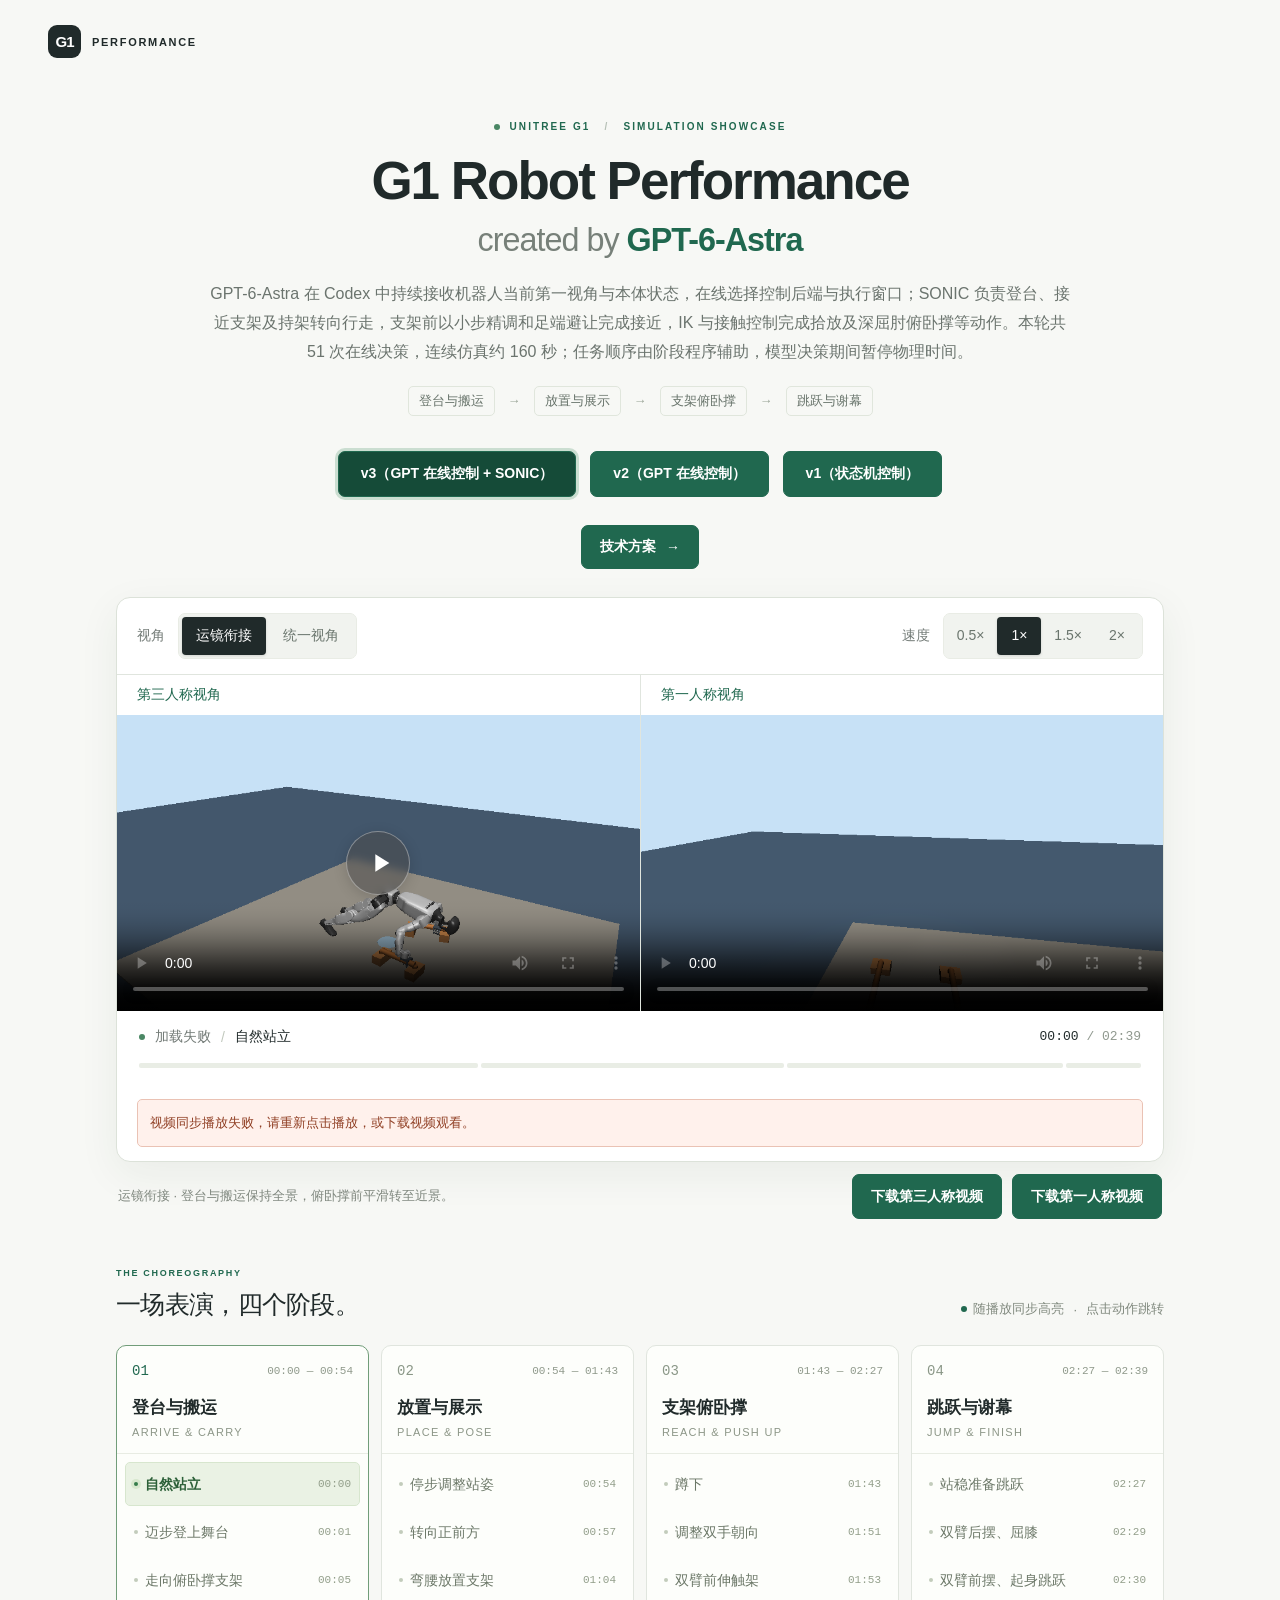
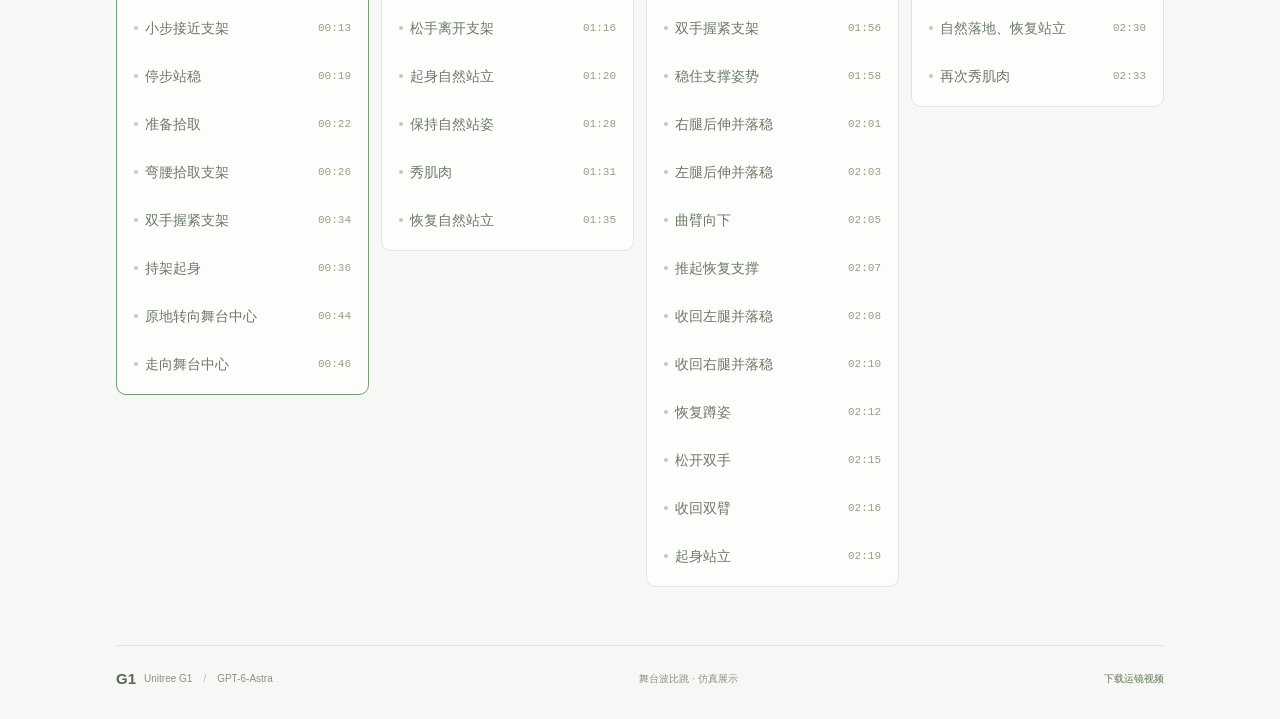
<file: index.html>
<!doctype html>
<html lang="zh-CN">
<head>
  <meta charset="utf-8">
  <meta name="viewport" content="width=device-width, initial-scale=1">
  <meta name="theme-color" content="#f7f8f5">
  <meta name="description" content="Unitree G1 舞台波比跳仿真：登台、搬运支架、俯卧撑与摆臂跳跃。由 GPT-6-Astra 创建，GPT 在线控制 + SONIC，第三人称与第一人称同步播放。">
  <title>G1 Robot Performance created by GPT-6-Astra</title>
  <link rel="icon" href="assets/favicon.svg" type="image/svg+xml">
  <link rel="stylesheet" href="assets/css/site.css?v=7b3f8abba1b5">
  <script src="assets/js/timeline-v3.js?v=36c852abc4c7" defer></script>
  <script src="assets/js/player-v3.js?v=700669490411" defer></script>
  <script src="assets/js/sync-v2.js?v=d7e5d1daf5c4" defer></script>
</head>
<body>
  <header class="site-header"><a class="wordmark" href="./" aria-label="G1 Performance 首页"><span class="brand-symbol" aria-hidden="true">G1</span> PERFORMANCE</a></header>
  <main>
    <section class="intro" aria-labelledby="title">
      <p class="eyebrow"><span class="status-dot"></span> UNITREE G1 <span class="divider">/</span> SIMULATION SHOWCASE</p>
      <h1 id="title">G1 Robot Performance <span>created by <strong>GPT-6-Astra</strong></span></h1>
      <p class="intro-copy">GPT-6-Astra 在 Codex 中持续接收机器人当前第一视角与本体状态，在线选择控制后端与执行窗口；SONIC 负责登台、接近支架及持架转向行走，支架前以小步精调和足端避让完成接近，IK 与接触控制完成拾放及深屈肘俯卧撑等动作。本轮共 51 次在线决策，连续仿真约 160 秒；任务顺序由阶段程序辅助，模型决策期间暂停物理时间。</p>
      <div class="tags"><span>登台与搬运</span><i aria-hidden="true">→</i><span>放置与展示</span><i aria-hidden="true">→</i><span>支架俯卧撑</span><i aria-hidden="true">→</i><span>跳跃与谢幕</span></div>
    </section>

    <nav class="version-switch" aria-label="表演版本"><a class="version-button" href="./" aria-current="page">v3（GPT 在线控制 + SONIC）</a><a class="version-button" href="v2/">v2（GPT 在线控制）</a><a class="version-button" href="v1/">v1（状态机控制）</a></nav>
    <div class="method-entry"><a class="download-button" href="technical.html">技术方案 <span aria-hidden="true">→</span></a></div>

    <section class="showcase" aria-label="机器人表演视频">
      <div class="toolbar">
        <div class="control-group"><span class="control-label" id="view-label">视角</span><div class="segmented" role="group" aria-labelledby="view-label"><button type="button" data-view="transition" aria-pressed="true">运镜衔接</button><button type="button" data-view="fixed" aria-pressed="false">统一视角</button></div></div>
        <div class="control-group"><span class="control-label" id="speed-label">速度</span><div class="segmented speeds" role="group" aria-labelledby="speed-label"><button type="button" data-speed="0.5" aria-pressed="false" aria-label="0.5 倍速">0.5×</button><button type="button" data-speed="1" aria-pressed="true" aria-label="1 倍速">1×</button><button type="button" data-speed="1.5" aria-pressed="false" aria-label="1.5 倍速">1.5×</button><button type="button" data-speed="2" aria-pressed="false" aria-label="2 倍速">2×</button></div></div>
      </div>
      <div class="dual-video"><div class="video-pane"><h2 class="video-heading">第三人称视角</h2>      <div class="video-wrap">
        <video id="performance" controls playsinline preload="metadata" poster="assets/media/v3/revision_005/transition_poster.png" src="assets/media/v3/revision_005/transition.mp4" aria-label="Unitree G1 完整舞台波比跳仿真视频" aria-describedby="view-note"></video>
        <button class="start-button" id="start" type="button" aria-label="播放完整表演"><svg width="22" height="22" viewBox="0 0 24 24" fill="currentColor" aria-hidden="true"><path d="M8 4.5v15l12-7.5z"/></svg></button>
      </div>
</div><div class="video-pane"><h2 class="video-heading">第一人称视角</h2><div class="video-wrap"><video id="first-person" controls playsinline preload="metadata" poster="assets/media/v3/revision_005/first_person_poster.png" src="assets/media/v3/revision_005/first_person.mp4" aria-label="Unitree G1 第一人称视角"></video></div></div></div>
      <div class="playback-info"><div class="current-action"><span class="status-dot"></span><span id="playback-state">准备就绪</span><span class="info-divider">/</span><strong id="current-action">自然站立</strong></div><span class="time-display"><span id="current-time">00:00</span><span class="time-total"> / <span id="duration">02:39</span></span></span></div>
      <div class="chapter-progress" id="chapter-progress" aria-label="四阶段播放进度"></div>
      <p id="player-error" class="error" role="alert" hidden></p>
    </section>
    <div class="player-caption"><p id="view-note">运镜衔接 · 登台与搬运保持全景，俯卧撑前平滑转至近景。</p><div class="download-actions"><a class="download-button" id="download-video" href="assets/media/v3/revision_005/transition.mp4" download="g1-performance-transition.mp4"><span id="download-label">下载第三人称视频</span></a><a class="download-button" href="assets/media/v3/revision_005/first_person.mp4" download>下载第一人称视频</a></div></div>

    <section class="sequence" aria-labelledby="sequence-title">
      <div class="section-heading"><div><p class="eyebrow">THE CHOREOGRAPHY</p><h2 id="sequence-title">一场表演，四个阶段。</h2></div><p><span class="legend-dot"></span> 随播放同步高亮 <span class="hint-separator">·</span> 点击动作跳转</p></div>
      <div class="phase-grid" id="phases"></div>
      <noscript><p class="error">启用 JavaScript 后可切换视角、倍速并显示动作阶段。仍可使用上方原生播放器观看完整视频。</p></noscript>
    </section>
  </main>
  <footer><div><span class="footer-mark">G1</span> Unitree G1 <span class="footer-separator">/</span> GPT-6-Astra</div><span>舞台波比跳 · 仿真展示</span><a href="assets/media/v3/revision_005/transition.mp4" download>下载运镜视频 </a></footer>
</body>
</html>
</file>
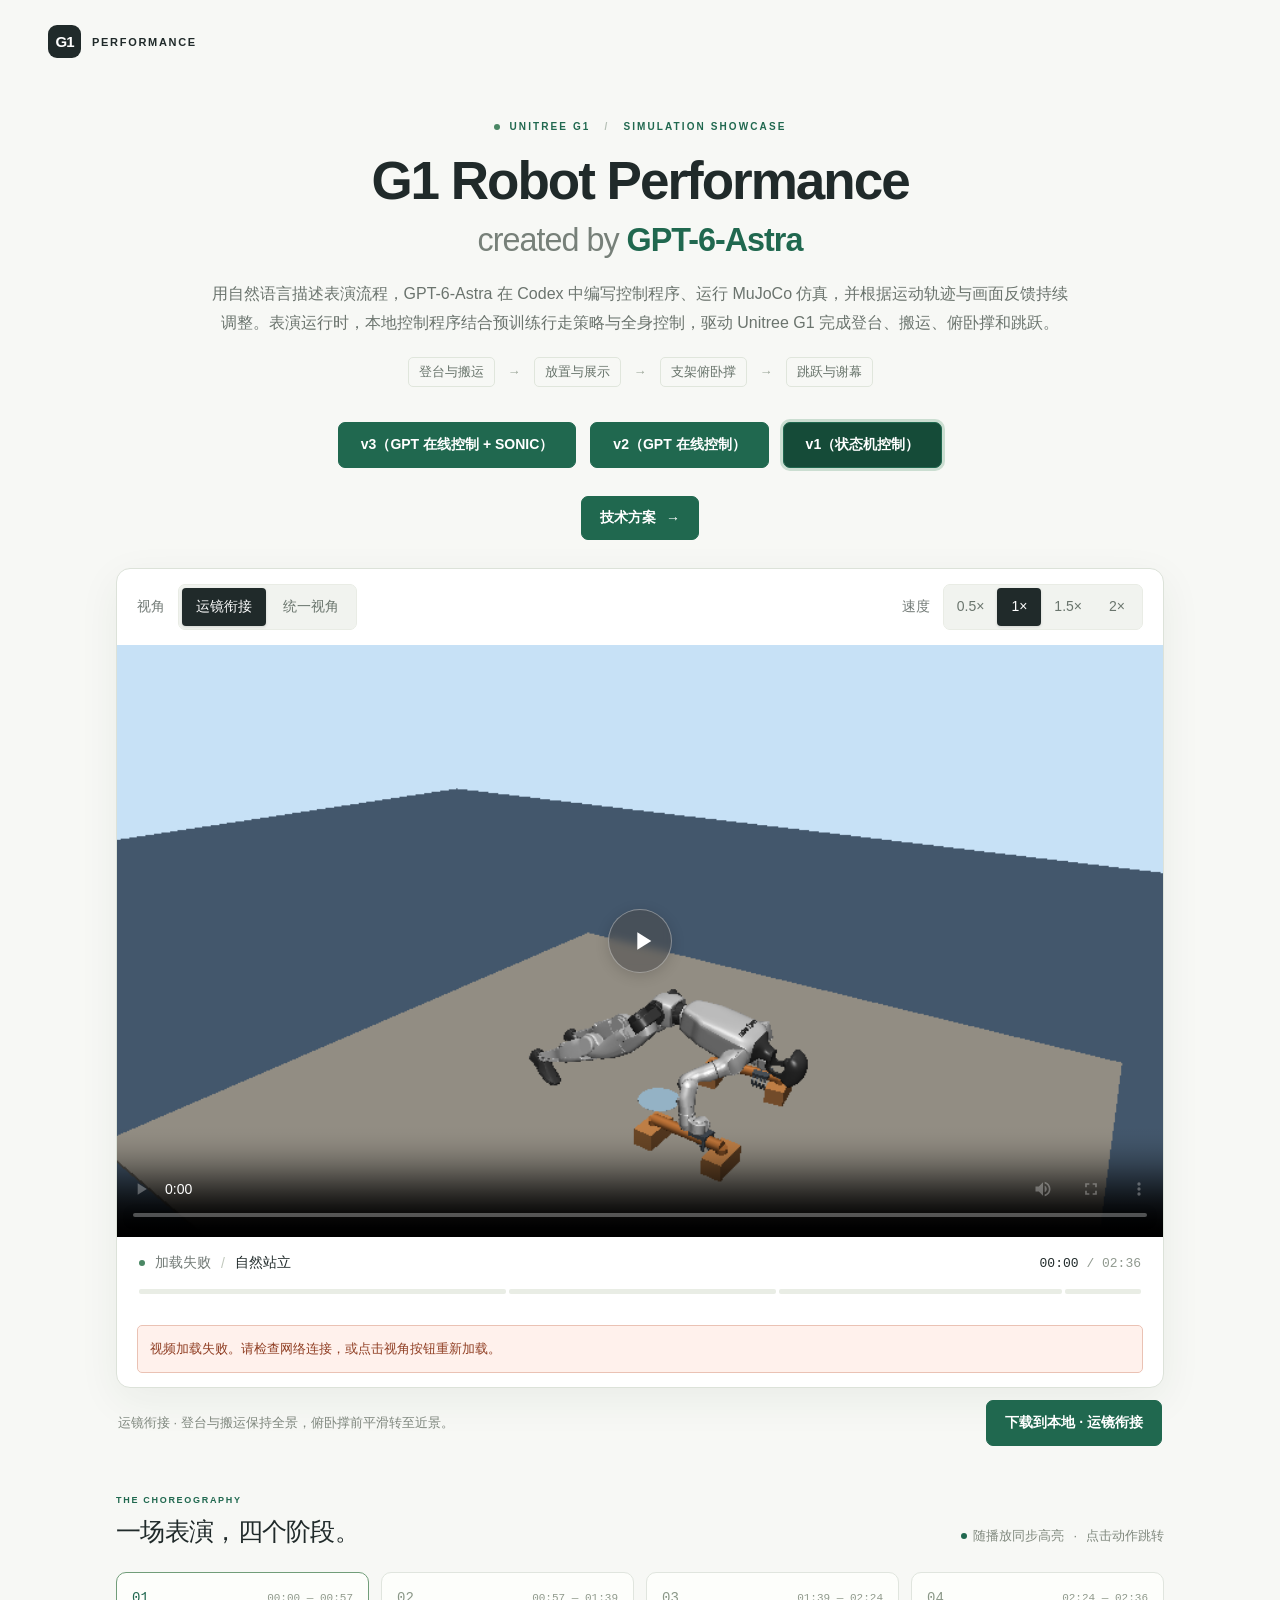
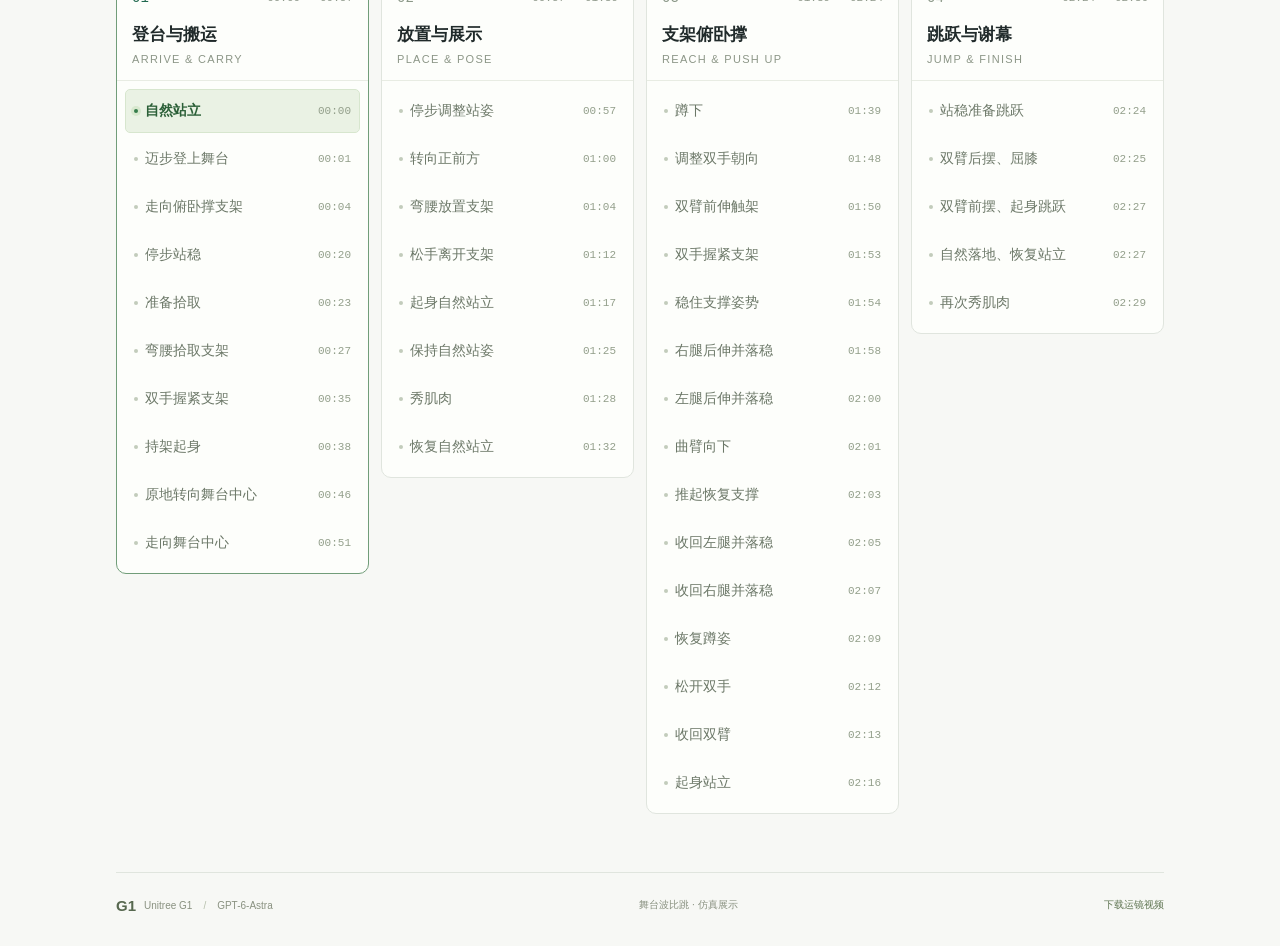
<file: v1/index.html>
<!doctype html>
<html lang="zh-CN">
<head>
  <base href="../">
  <meta charset="utf-8">
  <meta name="viewport" content="width=device-width, initial-scale=1">
  <meta name="theme-color" content="#f7f8f5">
  <meta name="description" content="Unitree G1 舞台波比跳仿真：登台、搬运支架、俯卧撑与摆臂跳跃。由 GPT-6-Astra 创建，支持双视角、倍速播放与动作阶段同步。">
  <title>G1 Robot Performance created by GPT-6-Astra</title>
  <link rel="icon" href="assets/favicon.svg" type="image/svg+xml">
  <link rel="stylesheet" href="assets/css/site.css?v=7b3f8abba1b5">
  <script src="assets/js/timeline.js?v=8f3bd76ecab8" defer></script>
  <script src="assets/js/player.js?v=3d4c8793894e" defer></script>
</head>
<body>
  <header class="site-header"><a class="wordmark" href="v1/" aria-label="G1 Performance 首页"><span class="brand-symbol" aria-hidden="true">G1</span> PERFORMANCE</a></header>
  <main>
    <section class="intro" aria-labelledby="title">
      <p class="eyebrow"><span class="status-dot"></span> UNITREE G1 <span class="divider">/</span> SIMULATION SHOWCASE</p>
      <h1 id="title">G1 Robot Performance <span>created by <strong>GPT-6-Astra</strong></span></h1>
      <p class="intro-copy">用自然语言描述表演流程，GPT-6-Astra 在 Codex 中编写控制程序、运行 MuJoCo 仿真，并根据运动轨迹与画面反馈持续调整。表演运行时，本地控制程序结合预训练行走策略与全身控制，驱动 Unitree G1 完成登台、搬运、俯卧撑和跳跃。</p>
      <div class="tags"><span>登台与搬运</span><i aria-hidden="true">→</i><span>放置与展示</span><i aria-hidden="true">→</i><span>支架俯卧撑</span><i aria-hidden="true">→</i><span>跳跃与谢幕</span></div>
    </section>

    <nav class="version-switch" aria-label="表演版本"><a class="version-button" href="./">v3（GPT 在线控制 + SONIC）</a><a class="version-button" href="v2/">v2（GPT 在线控制）</a><a class="version-button" href="v1/" aria-current="page">v1（状态机控制）</a></nav>
    <div class="method-entry"><a class="download-button" href="technical_v1.html">技术方案 <span aria-hidden="true">→</span></a></div>

    <section class="showcase" aria-label="机器人表演视频">
      <div class="toolbar">
        <div class="control-group"><span class="control-label" id="view-label">视角</span><div class="segmented" role="group" aria-labelledby="view-label"><button type="button" data-view="transition" aria-pressed="true">运镜衔接</button><button type="button" data-view="fixed" aria-pressed="false">统一视角</button></div></div>
        <div class="control-group"><span class="control-label" id="speed-label">速度</span><div class="segmented speeds" role="group" aria-labelledby="speed-label"><button type="button" data-speed="0.5" aria-pressed="false" aria-label="0.5 倍速">0.5×</button><button type="button" data-speed="1" aria-pressed="true" aria-label="1 倍速">1×</button><button type="button" data-speed="1.5" aria-pressed="false" aria-label="1.5 倍速">1.5×</button><button type="button" data-speed="2" aria-pressed="false" aria-label="2 倍速">2×</button></div></div>
      </div>
      <div class="video-wrap">
        <video id="performance" controls playsinline preload="metadata" poster="assets/media/transition_poster.png" src="assets/media/transition.mp4" aria-label="Unitree G1 完整舞台波比跳仿真视频" aria-describedby="view-note"></video>
        <button class="start-button" id="start" type="button" aria-label="播放完整表演"><svg width="22" height="22" viewBox="0 0 24 24" fill="currentColor" aria-hidden="true"><path d="M8 4.5v15l12-7.5z"/></svg></button>
      </div>
      <div class="playback-info"><div class="current-action"><span class="status-dot"></span><span id="playback-state">准备就绪</span><span class="info-divider">/</span><strong id="current-action">自然站立</strong></div><span class="time-display"><span id="current-time">00:00</span><span class="time-total"> / <span id="duration">02:36</span></span></span></div>
      <div class="chapter-progress" id="chapter-progress" aria-label="四阶段播放进度"></div>
      <p id="player-error" class="error" role="alert" hidden></p>
    </section>
    <div class="player-caption"><p id="view-note">运镜衔接 · 登台与搬运保持全景，俯卧撑前平滑转至近景。</p><a class="download-button" id="download-video" href="assets/media/transition.mp4" download="g1-performance-transition.mp4"><span id="download-label">下载到本地 · 运镜衔接</span></a></div>

    <section class="sequence" aria-labelledby="sequence-title">
      <div class="section-heading"><div><p class="eyebrow">THE CHOREOGRAPHY</p><h2 id="sequence-title">一场表演，四个阶段。</h2></div><p><span class="legend-dot"></span> 随播放同步高亮 <span class="hint-separator">·</span> 点击动作跳转</p></div>
      <div class="phase-grid" id="phases"></div>
      <noscript><p class="error">启用 JavaScript 后可切换视角、倍速并显示动作阶段。仍可使用上方原生播放器观看完整视频。</p></noscript>
    </section>
  </main>
  <footer><div><span class="footer-mark">G1</span> Unitree G1 <span class="footer-separator">/</span> GPT-6-Astra</div><span>舞台波比跳 · 仿真展示</span><a href="assets/media/transition.mp4" download>下载运镜视频 </a></footer>
</body>
</html>
</file>
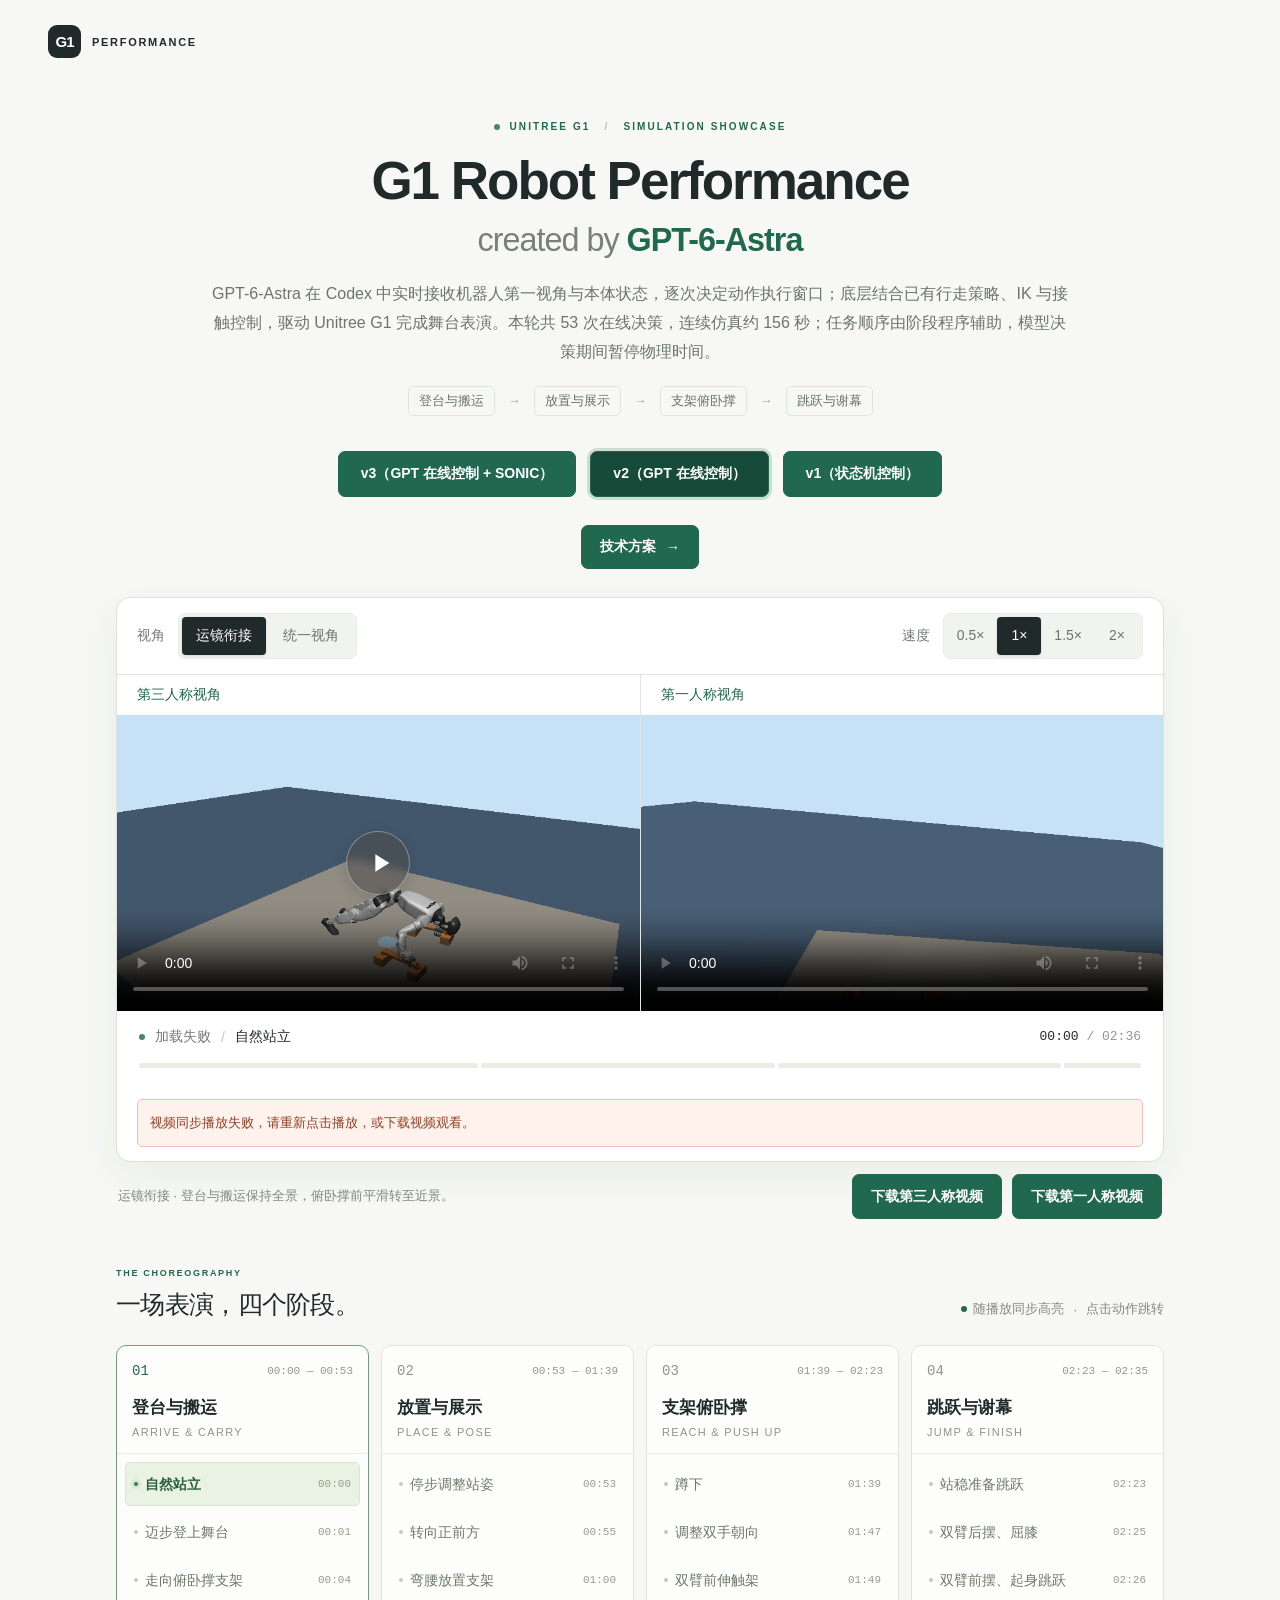
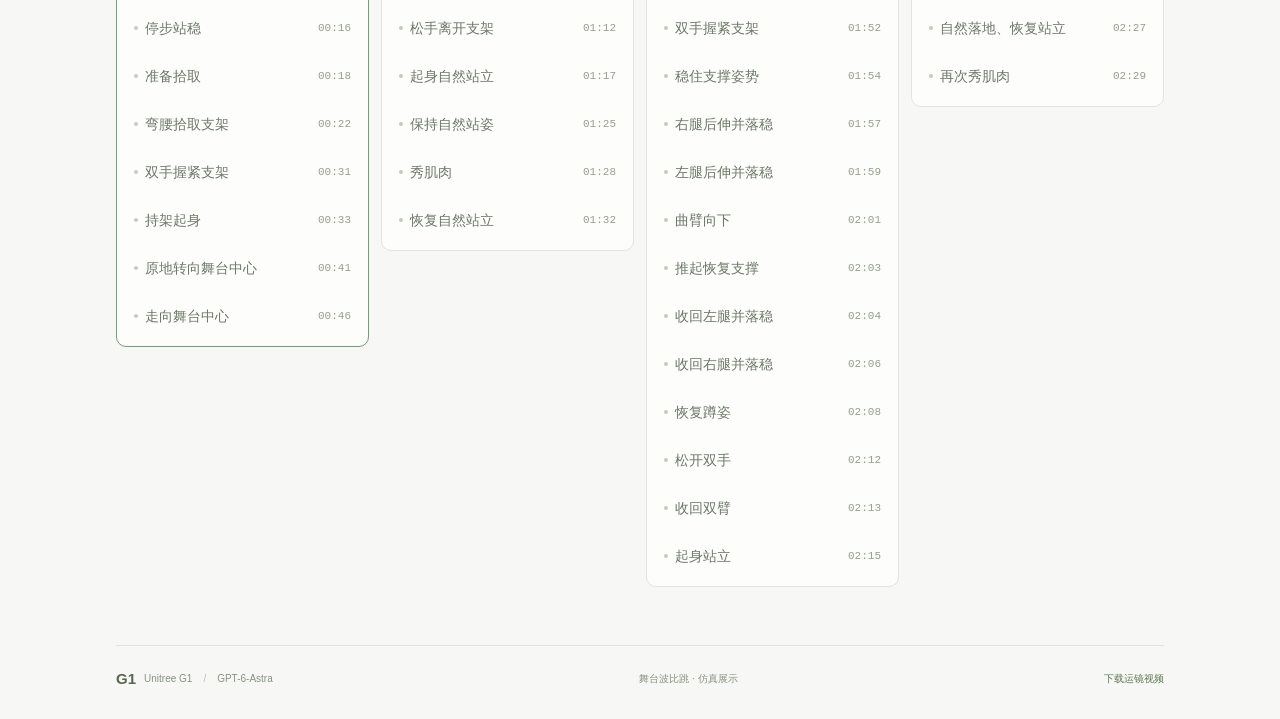
<file: v2/index.html>
<!doctype html>
<html lang="zh-CN">
<head>
  <base href="../">
  <meta charset="utf-8">
  <meta name="viewport" content="width=device-width, initial-scale=1">
  <meta name="theme-color" content="#f7f8f5">
  <meta name="description" content="Unitree G1 舞台波比跳仿真：登台、搬运支架、俯卧撑与摆臂跳跃。由 GPT-6-Astra 创建，GPT 在线监督，第三人称与第一人称同步播放。">
  <title>G1 Robot Performance created by GPT-6-Astra</title>
  <link rel="icon" href="assets/favicon.svg" type="image/svg+xml">
  <link rel="stylesheet" href="assets/css/site.css?v=7b3f8abba1b5">
  <script src="assets/js/timeline-v2.js?v=b094b49a514c" defer></script>
  <script src="assets/js/player-v2.js?v=f6ca5867998d" defer></script>
  <script src="assets/js/sync-v2.js?v=d7e5d1daf5c4" defer></script>
</head>
<body>
  <header class="site-header"><a class="wordmark" href="./" aria-label="G1 Performance 首页"><span class="brand-symbol" aria-hidden="true">G1</span> PERFORMANCE</a></header>
  <main>
    <section class="intro" aria-labelledby="title">
      <p class="eyebrow"><span class="status-dot"></span> UNITREE G1 <span class="divider">/</span> SIMULATION SHOWCASE</p>
      <h1 id="title">G1 Robot Performance <span>created by <strong>GPT-6-Astra</strong></span></h1>
      <p class="intro-copy">GPT-6-Astra 在 Codex 中实时接收机器人第一视角与本体状态，逐次决定动作执行窗口；底层结合已有行走策略、IK 与接触控制，驱动 Unitree G1 完成舞台表演。本轮共 53 次在线决策，连续仿真约 156 秒；任务顺序由阶段程序辅助，模型决策期间暂停物理时间。</p>
      <div class="tags"><span>登台与搬运</span><i aria-hidden="true">→</i><span>放置与展示</span><i aria-hidden="true">→</i><span>支架俯卧撑</span><i aria-hidden="true">→</i><span>跳跃与谢幕</span></div>
    </section>

    <nav class="version-switch" aria-label="表演版本"><a class="version-button" href="./">v3（GPT 在线控制 + SONIC）</a><a class="version-button" href="v2/" aria-current="page">v2（GPT 在线控制）</a><a class="version-button" href="v1/">v1（状态机控制）</a></nav>
    <div class="method-entry"><a class="download-button" href="technical_v2.html">技术方案 <span aria-hidden="true">→</span></a></div>

    <section class="showcase" aria-label="机器人表演视频">
      <div class="toolbar">
        <div class="control-group"><span class="control-label" id="view-label">视角</span><div class="segmented" role="group" aria-labelledby="view-label"><button type="button" data-view="transition" aria-pressed="true">运镜衔接</button><button type="button" data-view="fixed" aria-pressed="false">统一视角</button></div></div>
        <div class="control-group"><span class="control-label" id="speed-label">速度</span><div class="segmented speeds" role="group" aria-labelledby="speed-label"><button type="button" data-speed="0.5" aria-pressed="false" aria-label="0.5 倍速">0.5×</button><button type="button" data-speed="1" aria-pressed="true" aria-label="1 倍速">1×</button><button type="button" data-speed="1.5" aria-pressed="false" aria-label="1.5 倍速">1.5×</button><button type="button" data-speed="2" aria-pressed="false" aria-label="2 倍速">2×</button></div></div>
      </div>
      <div class="dual-video"><div class="video-pane"><h2 class="video-heading">第三人称视角</h2>      <div class="video-wrap">
        <video id="performance" controls playsinline preload="metadata" poster="assets/media/v2/transition_poster.png" src="assets/media/v2/transition.mp4" aria-label="Unitree G1 完整舞台波比跳仿真视频" aria-describedby="view-note"></video>
        <button class="start-button" id="start" type="button" aria-label="播放完整表演"><svg width="22" height="22" viewBox="0 0 24 24" fill="currentColor" aria-hidden="true"><path d="M8 4.5v15l12-7.5z"/></svg></button>
      </div>
</div><div class="video-pane"><h2 class="video-heading">第一人称视角</h2><div class="video-wrap"><video id="first-person" controls playsinline preload="metadata" poster="assets/media/v2/first_person_poster.png" src="assets/media/v2/first_person.mp4" aria-label="Unitree G1 第一人称视角"></video></div></div></div>
      <div class="playback-info"><div class="current-action"><span class="status-dot"></span><span id="playback-state">准备就绪</span><span class="info-divider">/</span><strong id="current-action">自然站立</strong></div><span class="time-display"><span id="current-time">00:00</span><span class="time-total"> / <span id="duration">02:36</span></span></span></div>
      <div class="chapter-progress" id="chapter-progress" aria-label="四阶段播放进度"></div>
      <p id="player-error" class="error" role="alert" hidden></p>
    </section>
    <div class="player-caption"><p id="view-note">运镜衔接 · 登台与搬运保持全景，俯卧撑前平滑转至近景。</p><div class="download-actions"><a class="download-button" id="download-video" href="assets/media/v2/transition.mp4" download="g1-performance-transition.mp4"><span id="download-label">下载第三人称视频</span></a><a class="download-button" href="assets/media/v2/first_person.mp4" download>下载第一人称视频</a></div></div>

    <section class="sequence" aria-labelledby="sequence-title">
      <div class="section-heading"><div><p class="eyebrow">THE CHOREOGRAPHY</p><h2 id="sequence-title">一场表演，四个阶段。</h2></div><p><span class="legend-dot"></span> 随播放同步高亮 <span class="hint-separator">·</span> 点击动作跳转</p></div>
      <div class="phase-grid" id="phases"></div>
      <noscript><p class="error">启用 JavaScript 后可切换视角、倍速并显示动作阶段。仍可使用上方原生播放器观看完整视频。</p></noscript>
    </section>
  </main>
  <footer><div><span class="footer-mark">G1</span> Unitree G1 <span class="footer-separator">/</span> GPT-6-Astra</div><span>舞台波比跳 · 仿真展示</span><a href="assets/media/v2/transition.mp4" download>下载运镜视频 </a></footer>
</body>
</html>
</file>
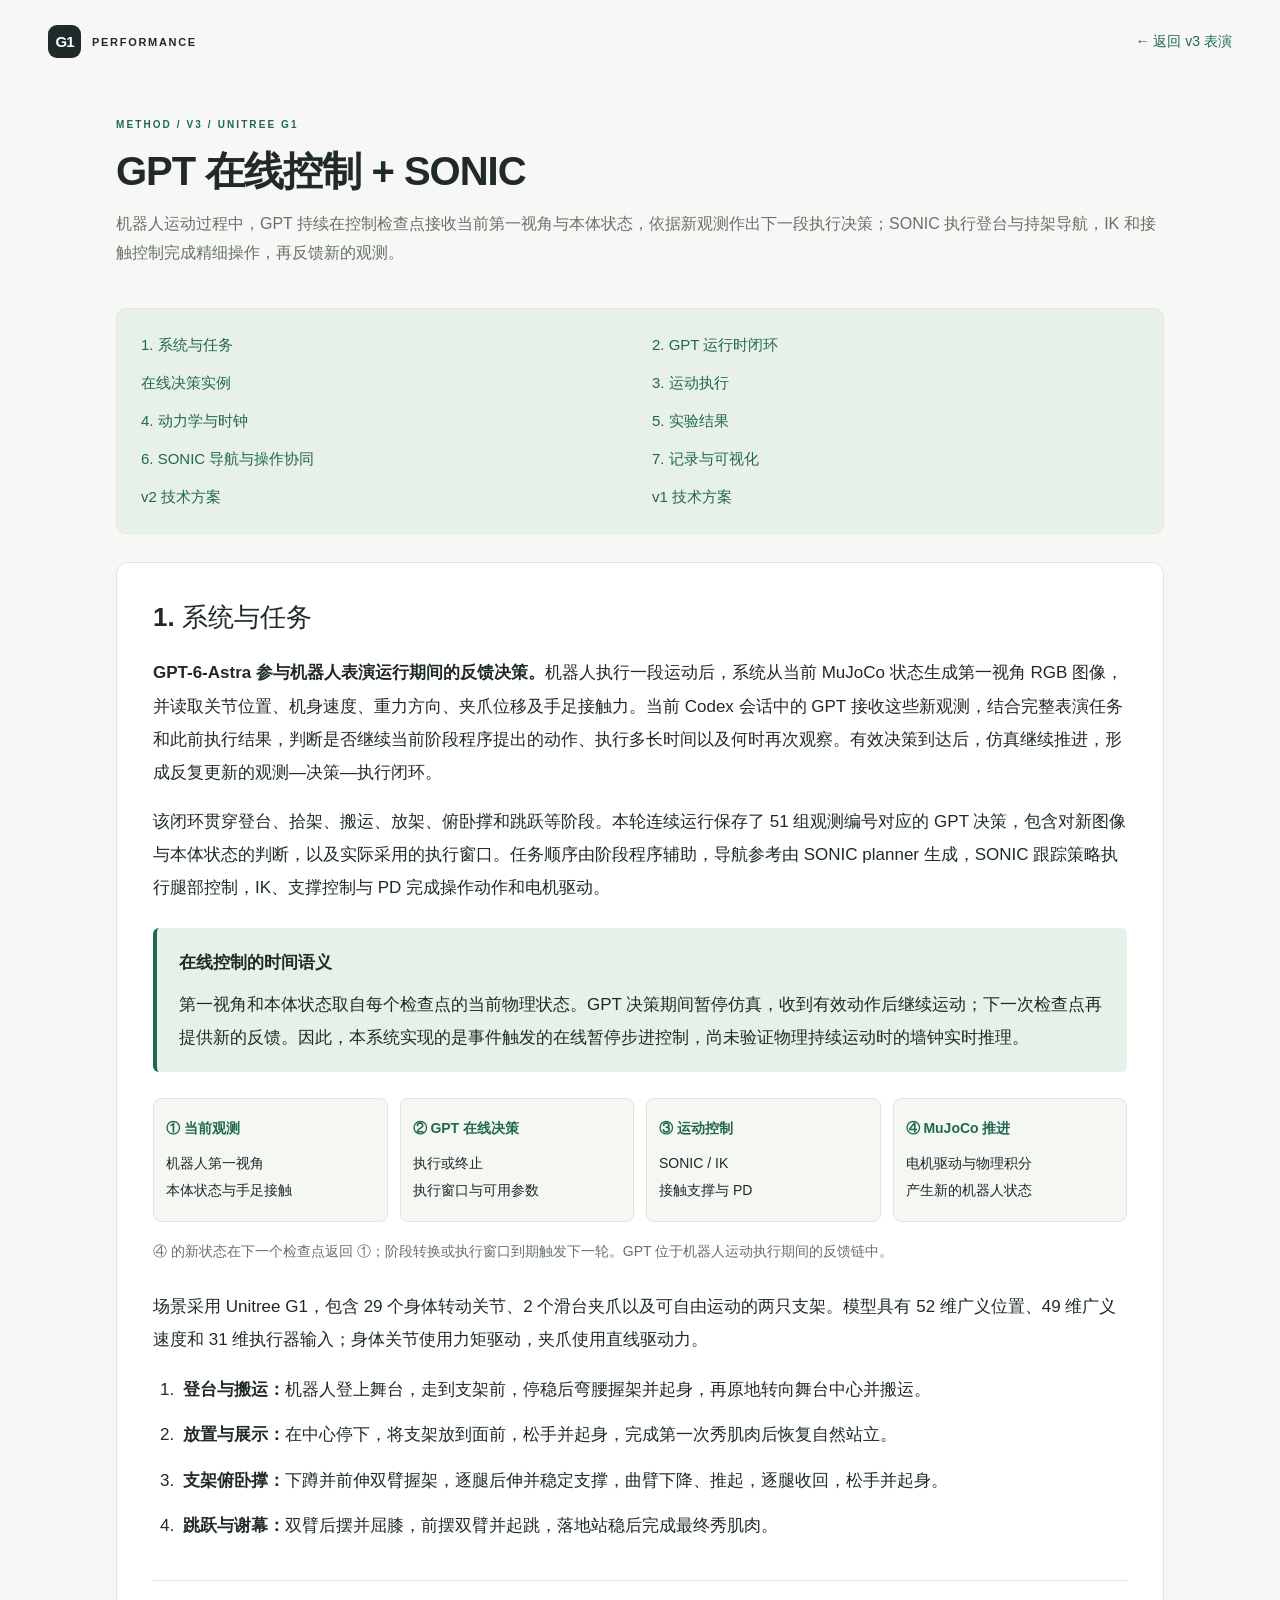
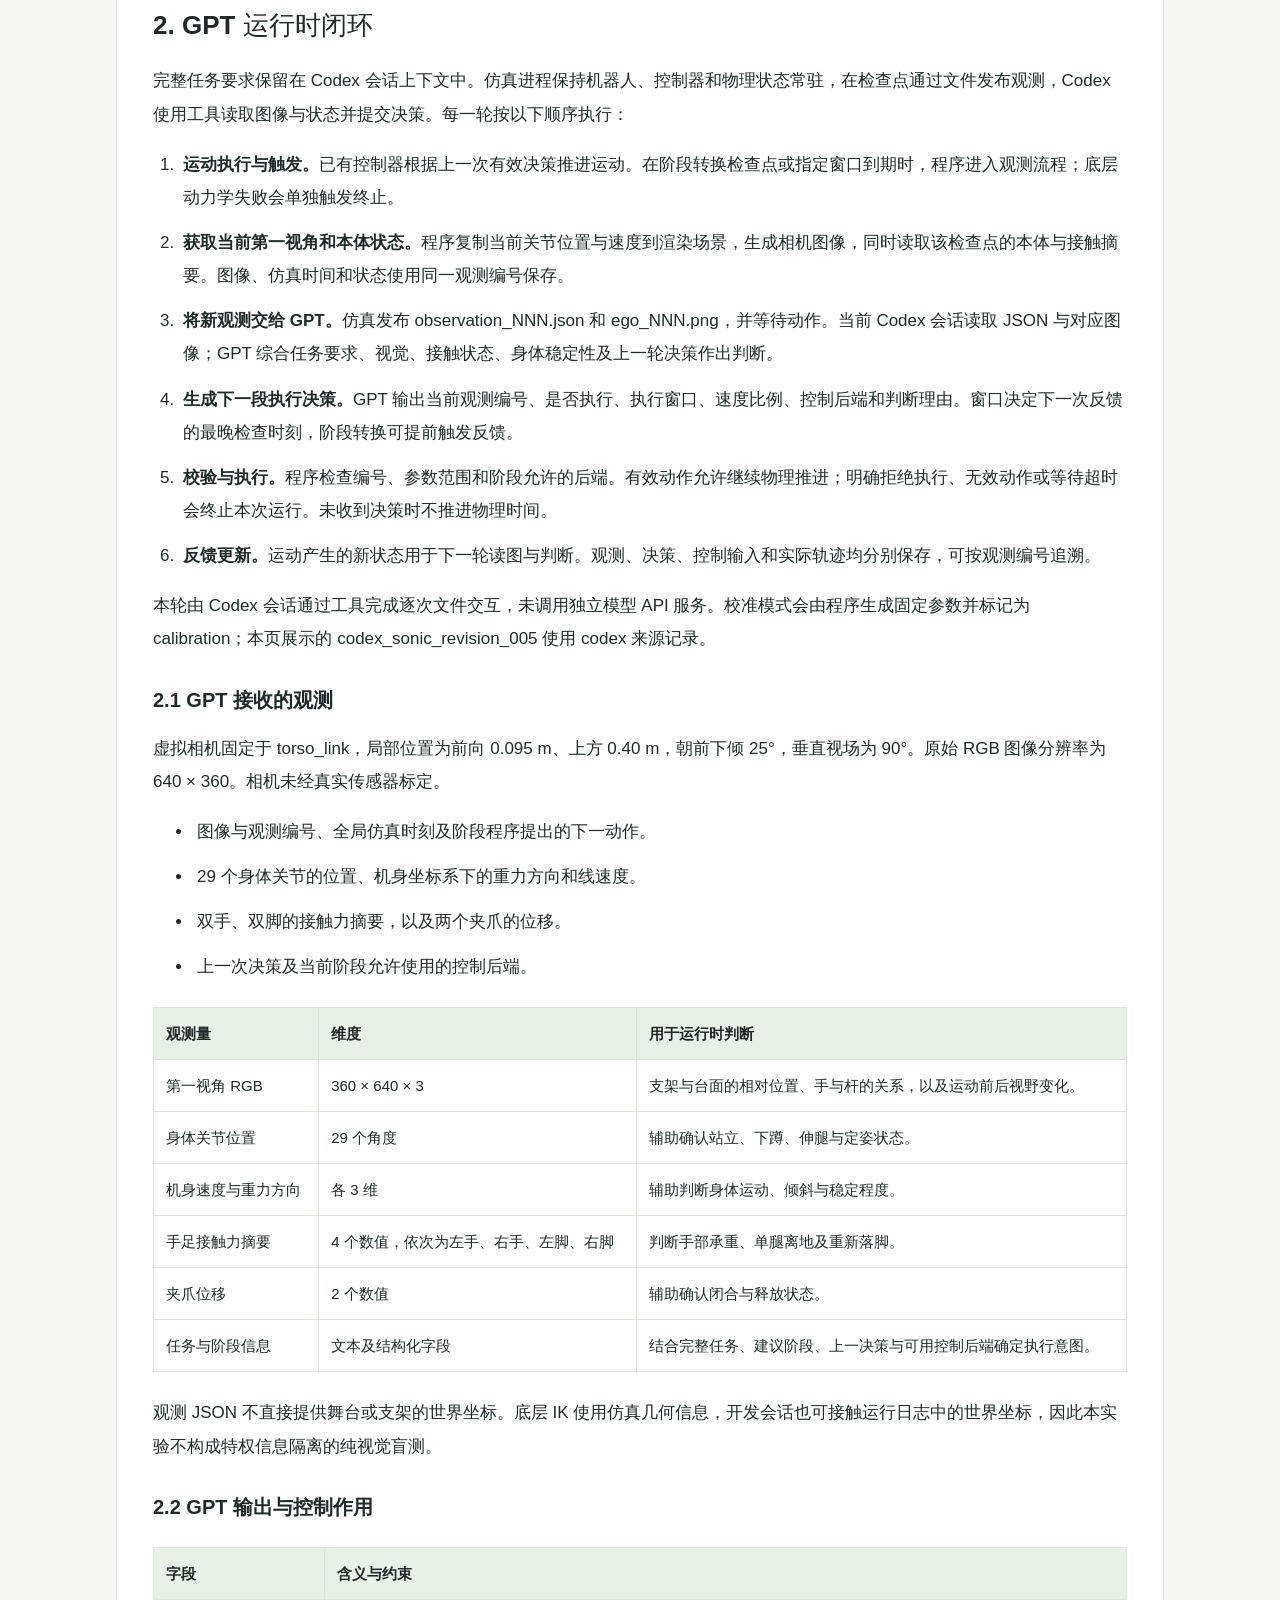
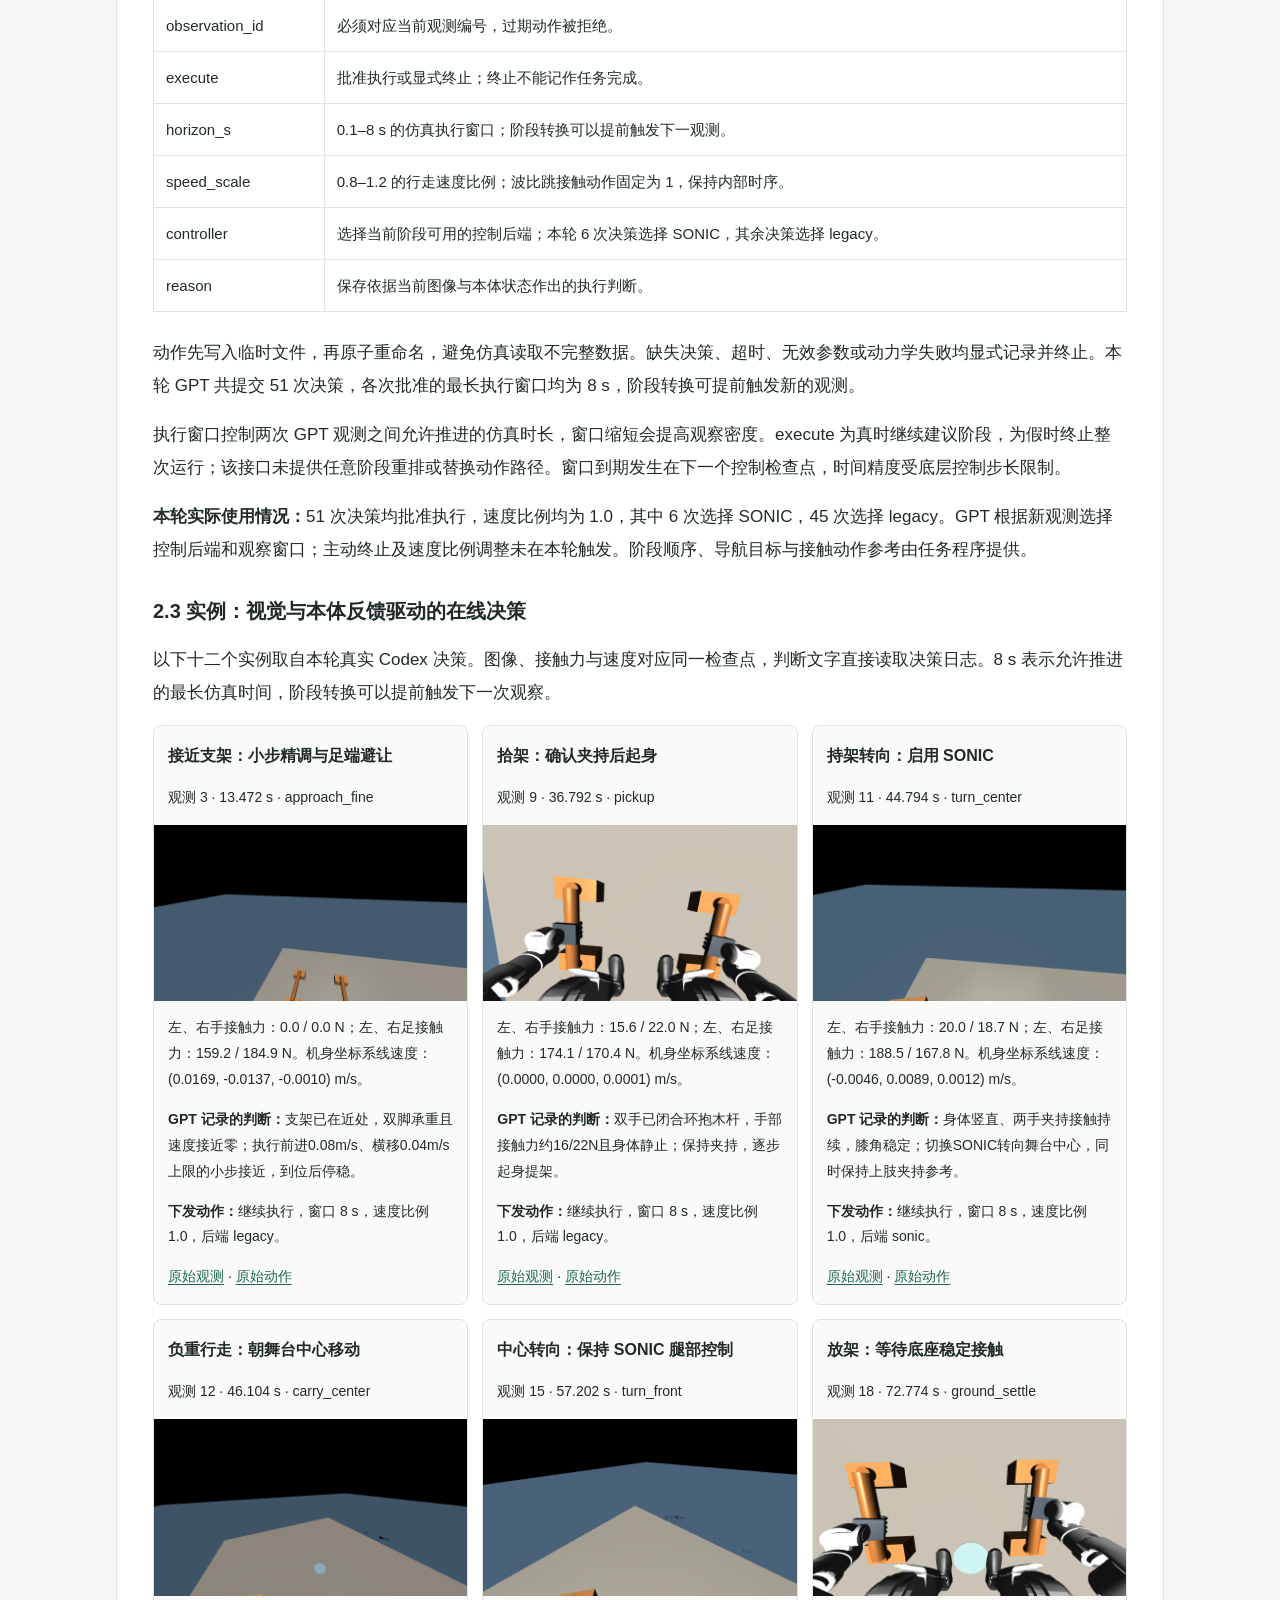
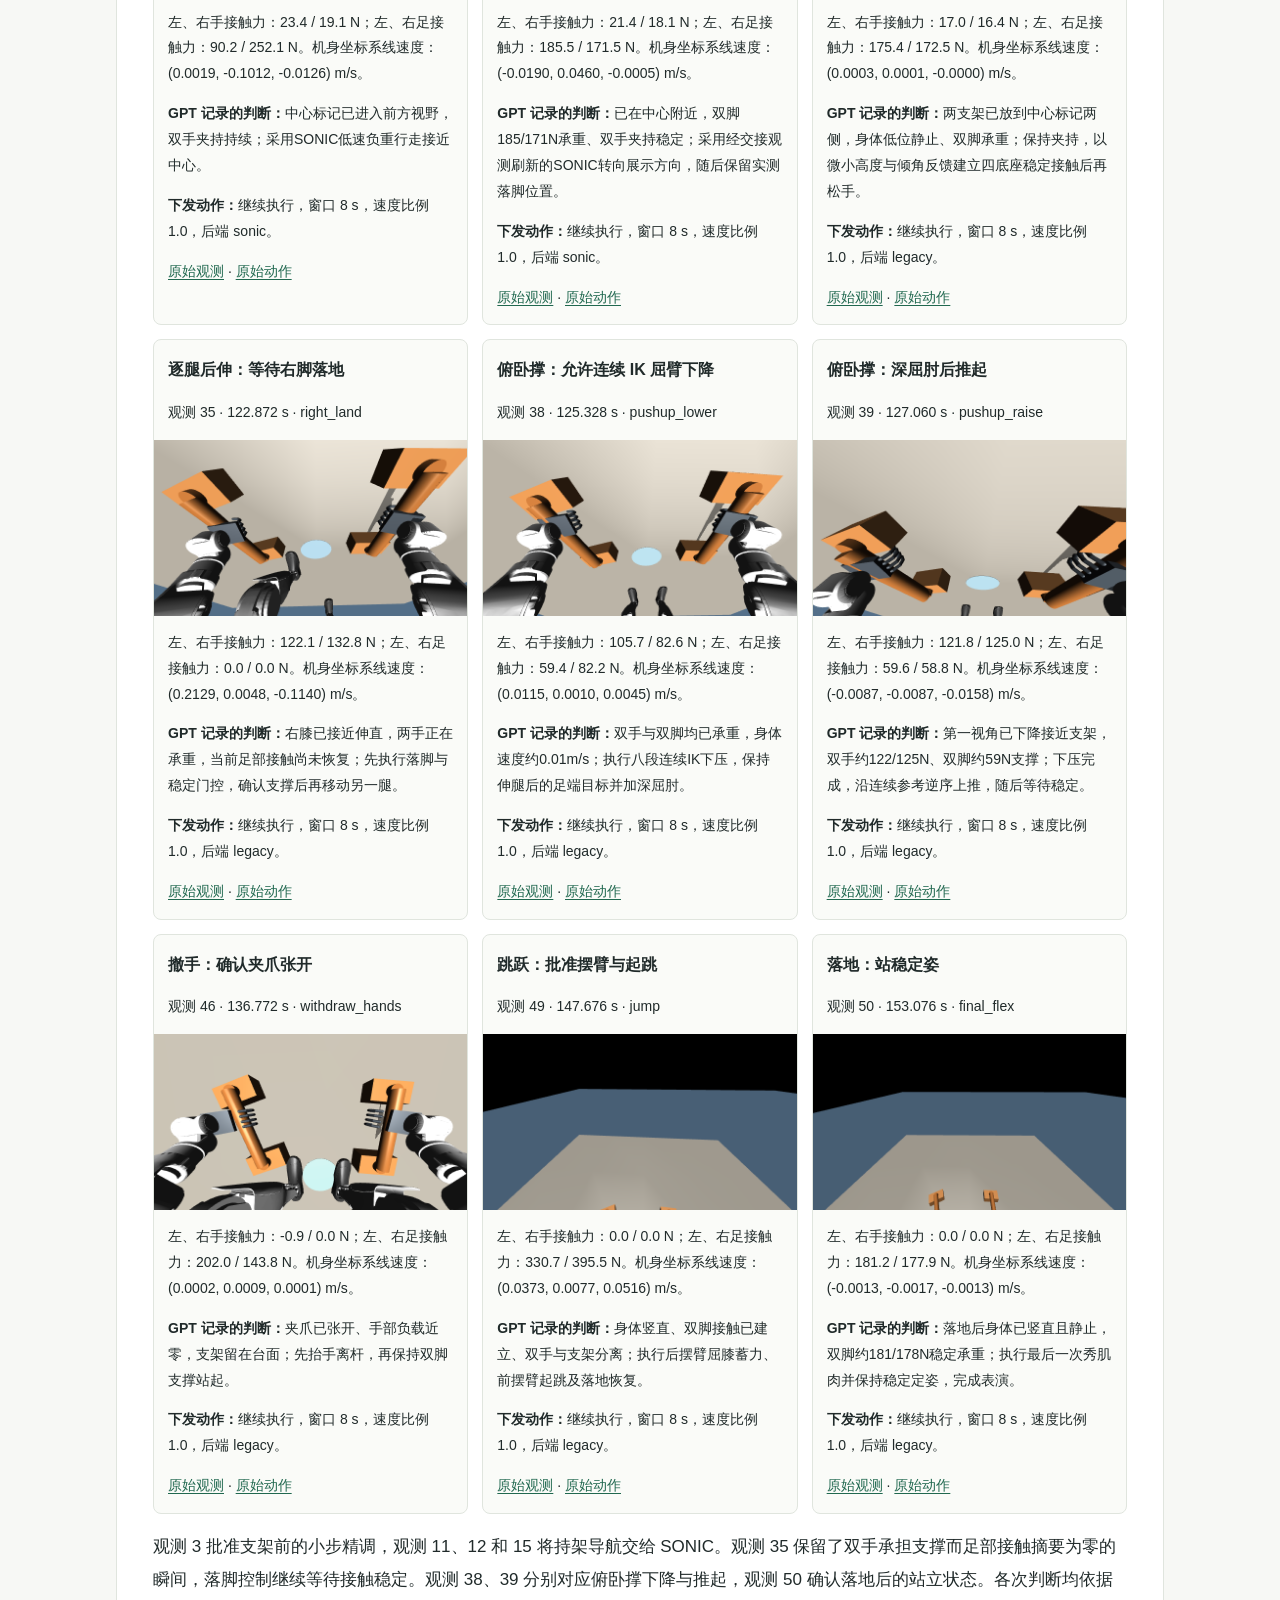
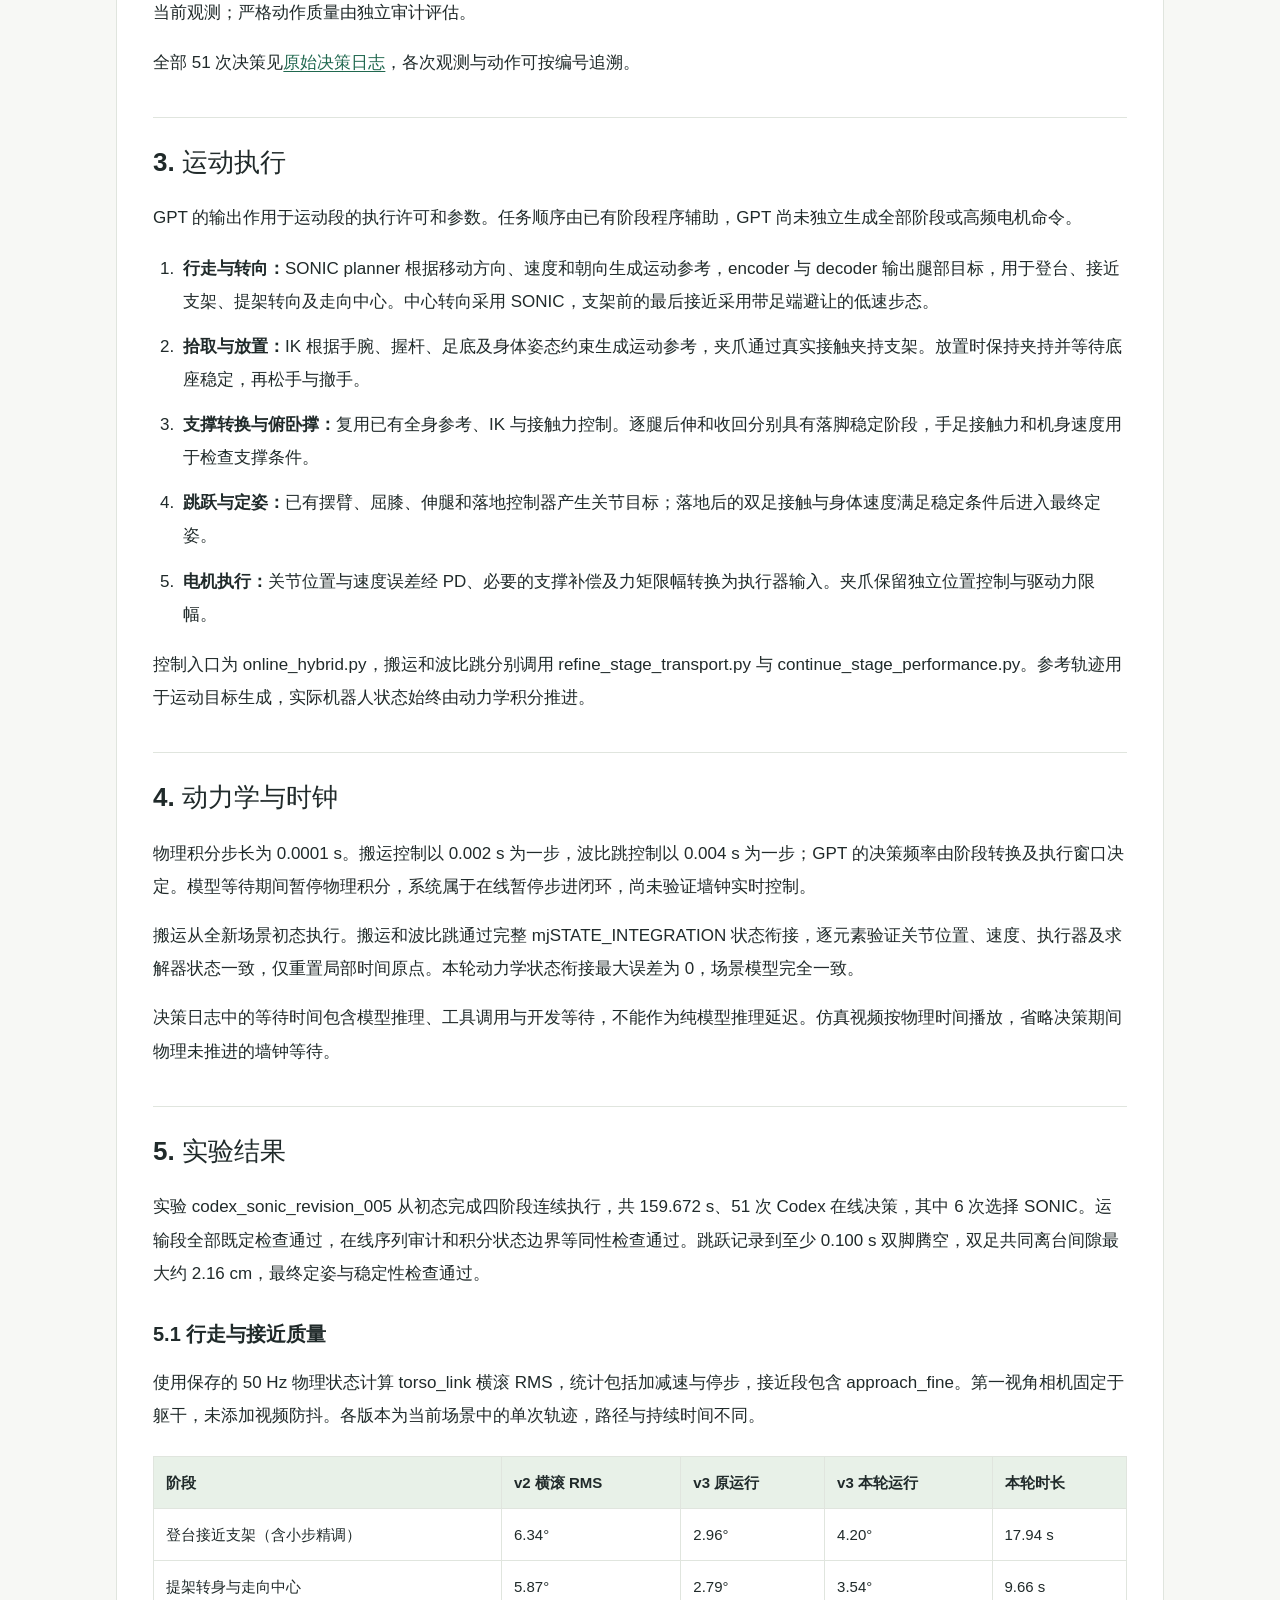
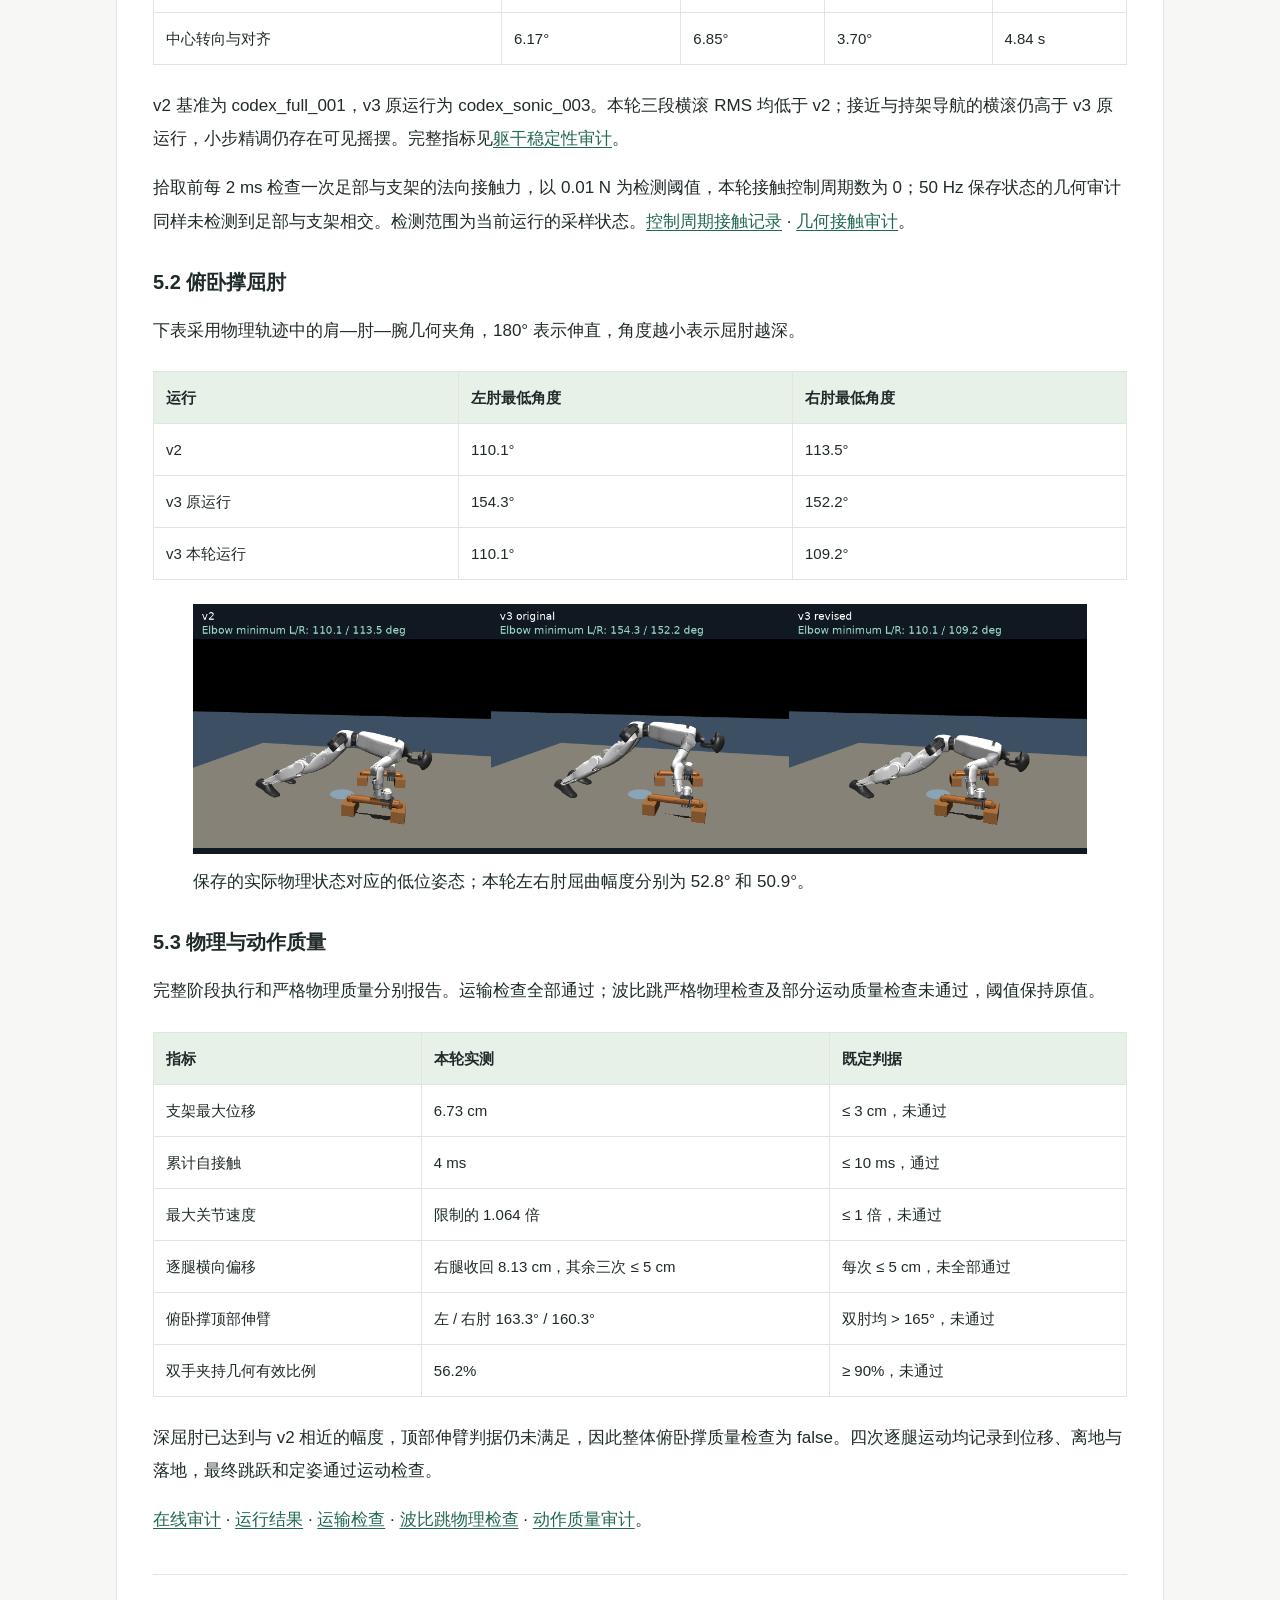
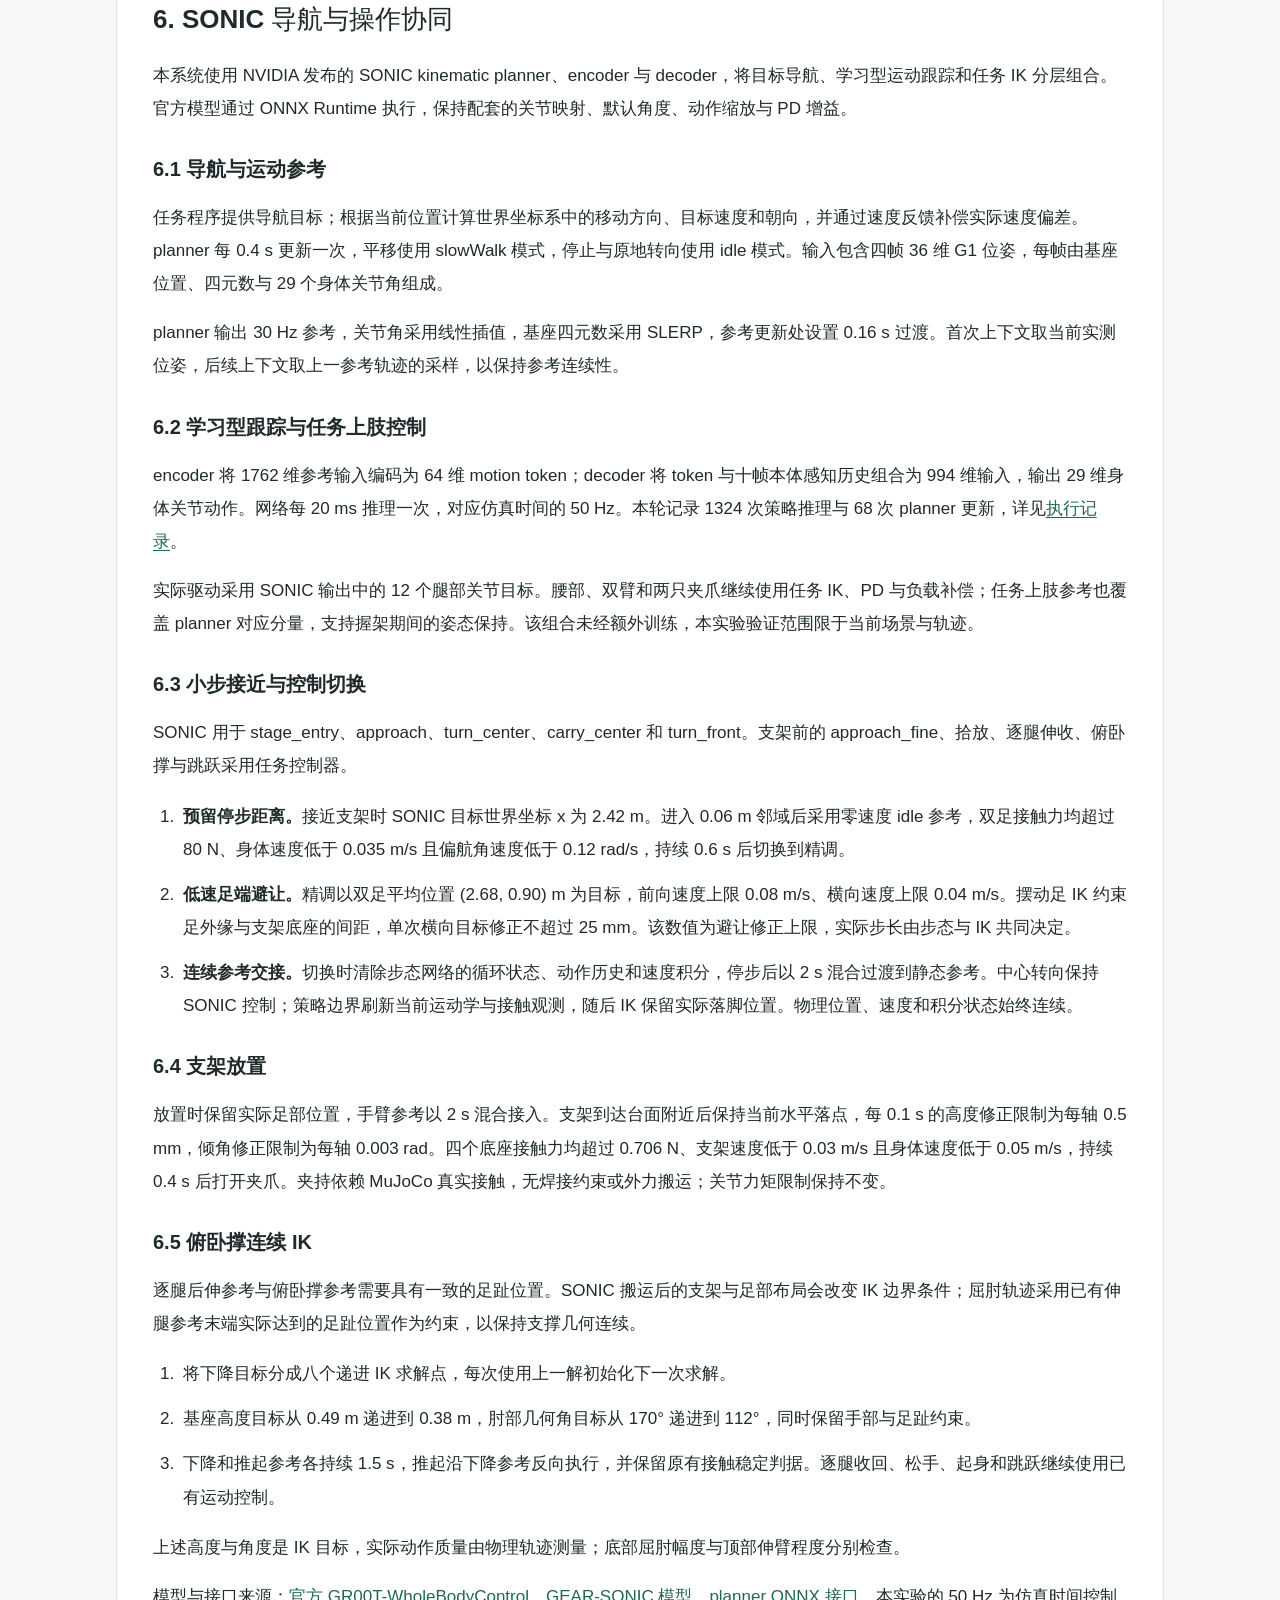
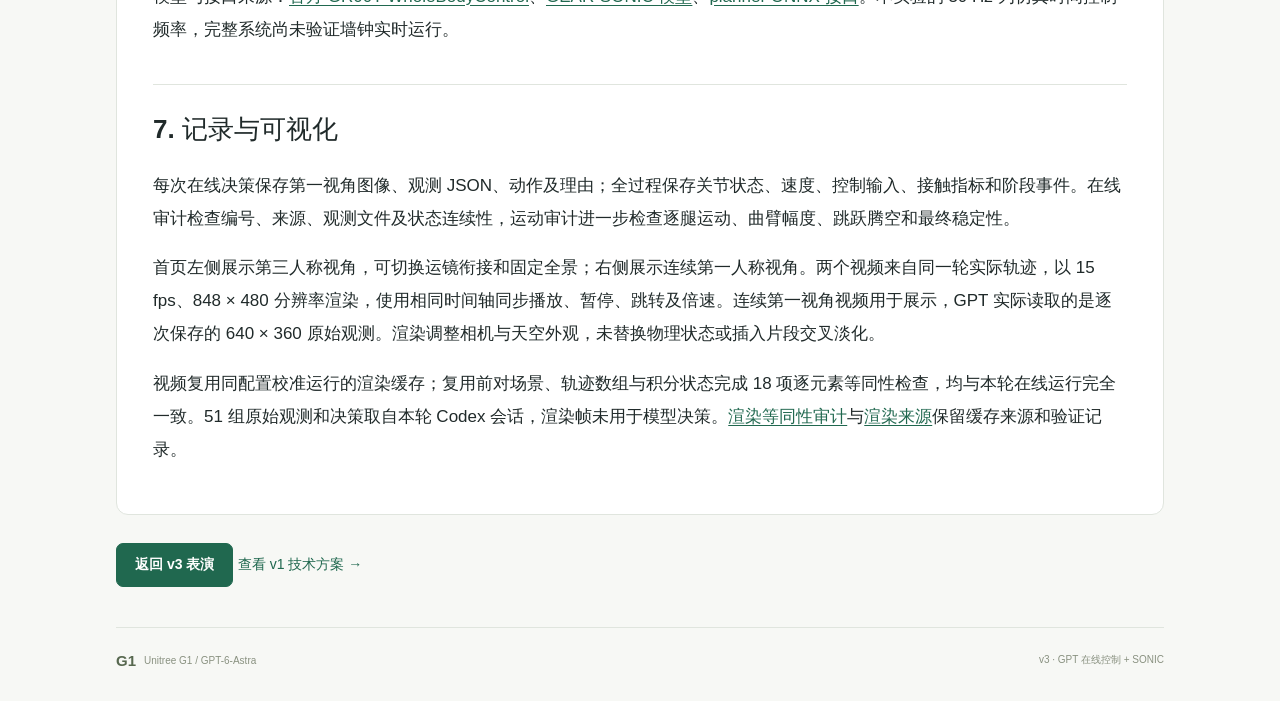
<file: technical.html>
<!doctype html>
<html lang="zh-CN">
<head>
<meta charset="utf-8"><meta name="viewport" content="width=device-width, initial-scale=1"><meta name="theme-color" content="#f7f8f5">
<meta name="description" content="G1 舞台波比跳 v3：GPT 第一视角在线决策、SONIC 导航、IK 接触操作与连续 MuJoCo 动力学审计。">
<title>v3 技术方案 · G1 Robot Performance</title>
<link rel="icon" href="assets/favicon.svg" type="image/svg+xml"><link rel="stylesheet" href="assets/css/site.css?v=7b3f8abba1b5"><link rel="stylesheet" href="assets/css/method.css?v=a704408345a2"><link rel="stylesheet" href="assets/css/method-v2.css?v=5fdeaf86996d">
</head>
<body class="method-page">
<header class="site-header"><a class="wordmark" href="./"><span class="brand-symbol">G1</span> PERFORMANCE</a><a class="back-link" href="./">← 返回 v3 表演</a></header>
<main>
<div class="method-intro"><p class="eyebrow">METHOD / V3 / UNITREE G1</p><h1>GPT 在线控制 + SONIC</h1><p>机器人运动过程中，GPT 持续在控制检查点接收当前第一视角与本体状态，依据新观测作出下一段执行决策；SONIC 执行登台与持架导航，IK 和接触控制完成精细操作，再反馈新的观测。</p></div>
<nav class="method-toc" aria-label="技术方案目录"><a href="#overview">1. 系统与任务</a><a href="#loop">2. GPT 运行时闭环</a><a href="#decision-example">在线决策实例</a><a href="#execution">3. 运动执行</a><a href="#continuity">4. 动力学与时钟</a><a href="#results">5. 实验结果</a><a href="#sonic">6. SONIC 导航与操作协同</a><a href="#recording">7. 记录与可视化</a><a href="technical_v2.html">v2 技术方案</a><a href="technical_v1.html">v1 技术方案</a></nav>
<article class="method-content" aria-label="v3 技术方案">
<h2 id="overview">1. 系统与任务</h2>
<p><strong>GPT-6-Astra 参与机器人表演运行期间的反馈决策。</strong>机器人执行一段运动后，系统从当前 MuJoCo 状态生成第一视角 RGB 图像，并读取关节位置、机身速度、重力方向、夹爪位移及手足接触力。当前 Codex 会话中的 GPT 接收这些新观测，结合完整表演任务和此前执行结果，判断是否继续当前阶段程序提出的动作、执行多长时间以及何时再次观察。有效决策到达后，仿真继续推进，形成反复更新的观测—决策—执行闭环。</p>
<p>该闭环贯穿登台、拾架、搬运、放架、俯卧撑和跳跃等阶段。本轮连续运行保存了 51 组观测编号对应的 GPT 决策，包含对新图像与本体状态的判断，以及实际采用的执行窗口。任务顺序由阶段程序辅助，导航参考由 SONIC planner 生成，SONIC 跟踪策略执行腿部控制，IK、支撑控制与 PD 完成操作动作和电机驱动。</p>
<div class="runtime-summary"><strong>在线控制的时间语义</strong><p>第一视角和本体状态取自每个检查点的当前物理状态。GPT 决策期间暂停仿真，收到有效动作后继续运动；下一次检查点再提供新的反馈。因此，本系统实现的是事件触发的在线暂停步进控制，尚未验证物理持续运动时的墙钟实时推理。</p></div>
<figure class="runtime-diagram" aria-label="GPT 运行时反馈闭环">
<ol class="runtime-flow"><li><strong>① 当前观测</strong><span>机器人第一视角<br>本体状态与手足接触</span></li><li><strong>② GPT 在线决策</strong><span>执行或终止<br>执行窗口与可用参数</span></li><li><strong>③ 运动控制</strong><span>SONIC / IK<br>接触支撑与 PD</span></li><li><strong>④ MuJoCo 推进</strong><span>电机驱动与物理积分<br>产生新的机器人状态</span></li></ol>
<figcaption>④ 的新状态在下一个检查点返回 ①；阶段转换或执行窗口到期触发下一轮。GPT 位于机器人运动执行期间的反馈链中。</figcaption></figure>
<p>场景采用 Unitree G1，包含 29 个身体转动关节、2 个滑台夹爪以及可自由运动的两只支架。模型具有 52 维广义位置、49 维广义速度和 31 维执行器输入；身体关节使用力矩驱动，夹爪使用直线驱动力。</p>
<ol><li><strong>登台与搬运：</strong>机器人登上舞台，走到支架前，停稳后弯腰握架并起身，再原地转向舞台中心并搬运。</li><li><strong>放置与展示：</strong>在中心停下，将支架放到面前，松手并起身，完成第一次秀肌肉后恢复自然站立。</li><li><strong>支架俯卧撑：</strong>下蹲并前伸双臂握架，逐腿后伸并稳定支撑，曲臂下降、推起，逐腿收回，松手并起身。</li><li><strong>跳跃与谢幕：</strong>双臂后摆并屈膝，前摆双臂并起跳，落地站稳后完成最终秀肌肉。</li></ol>
<h2 id="loop">2. GPT 运行时闭环</h2>
<p>完整任务要求保留在 Codex 会话上下文中。仿真进程保持机器人、控制器和物理状态常驻，在检查点通过文件发布观测，Codex 使用工具读取图像与状态并提交决策。每一轮按以下顺序执行：</p>
<ol class="runtime-steps"><li><strong>运动执行与触发。</strong>已有控制器根据上一次有效决策推进运动。在阶段转换检查点或指定窗口到期时，程序进入观测流程；底层动力学失败会单独触发终止。</li><li><strong>获取当前第一视角和本体状态。</strong>程序复制当前关节位置与速度到渲染场景，生成相机图像，同时读取该检查点的本体与接触摘要。图像、仿真时间和状态使用同一观测编号保存。</li><li><strong>将新观测交给 GPT。</strong>仿真发布 observation_NNN.json 和 ego_NNN.png，并等待动作。当前 Codex 会话读取 JSON 与对应图像；GPT 综合任务要求、视觉、接触状态、身体稳定性及上一轮决策作出判断。</li><li><strong>生成下一段执行决策。</strong>GPT 输出当前观测编号、是否执行、执行窗口、速度比例、控制后端和判断理由。窗口决定下一次反馈的最晚检查时刻，阶段转换可提前触发反馈。</li><li><strong>校验与执行。</strong>程序检查编号、参数范围和阶段允许的后端。有效动作允许继续物理推进；明确拒绝执行、无效动作或等待超时会终止本次运行。未收到决策时不推进物理时间。</li><li><strong>反馈更新。</strong>运动产生的新状态用于下一轮读图与判断。观测、决策、控制输入和实际轨迹均分别保存，可按观测编号追溯。</li></ol>
<p>本轮由 Codex 会话通过工具完成逐次文件交互，未调用独立模型 API 服务。校准模式会由程序生成固定参数并标记为 calibration；本页展示的 codex_sonic_revision_005 使用 codex 来源记录。</p>
<h3>2.1 GPT 接收的观测</h3>
<p>虚拟相机固定于 torso_link，局部位置为前向 0.095 m、上方 0.40 m，朝前下倾 25°，垂直视场为 90°。原始 RGB 图像分辨率为 640 × 360。相机未经真实传感器标定。</p>
<ul><li>图像与观测编号、全局仿真时刻及阶段程序提出的下一动作。</li><li>29 个身体关节的位置、机身坐标系下的重力方向和线速度。</li><li>双手、双脚的接触力摘要，以及两个夹爪的位移。</li><li>上一次决策及当前阶段允许使用的控制后端。</li></ul>
<div class="method-table" tabindex="0" role="region" aria-label="每轮观测的维度与决策作用"><table><thead><tr><th>观测量</th><th>维度</th><th>用于运行时判断</th></tr></thead><tbody><tr><td>第一视角 RGB</td><td>360 × 640 × 3</td><td>支架与台面的相对位置、手与杆的关系，以及运动前后视野变化。</td></tr><tr><td>身体关节位置</td><td>29 个角度</td><td>辅助确认站立、下蹲、伸腿与定姿状态。</td></tr><tr><td>机身速度与重力方向</td><td>各 3 维</td><td>辅助判断身体运动、倾斜与稳定程度。</td></tr><tr><td>手足接触力摘要</td><td>4 个数值，依次为左手、右手、左脚、右脚</td><td>判断手部承重、单腿离地及重新落脚。</td></tr><tr><td>夹爪位移</td><td>2 个数值</td><td>辅助确认闭合与释放状态。</td></tr><tr><td>任务与阶段信息</td><td>文本及结构化字段</td><td>结合完整任务、建议阶段、上一决策与可用控制后端确定执行意图。</td></tr></tbody></table></div>
<p>观测 JSON 不直接提供舞台或支架的世界坐标。底层 IK 使用仿真几何信息，开发会话也可接触运行日志中的世界坐标，因此本实验不构成特权信息隔离的纯视觉盲测。</p>
<h3>2.2 GPT 输出与控制作用</h3>
<div class="method-table" tabindex="0" role="region" aria-label="GPT 动作接口"><table><thead><tr><th>字段</th><th>含义与约束</th></tr></thead><tbody><tr><td>observation_id</td><td>必须对应当前观测编号，过期动作被拒绝。</td></tr><tr><td>execute</td><td>批准执行或显式终止；终止不能记作任务完成。</td></tr><tr><td>horizon_s</td><td>0.1–8 s 的仿真执行窗口；阶段转换可以提前触发下一观测。</td></tr><tr><td>speed_scale</td><td>0.8–1.2 的行走速度比例；波比跳接触动作固定为 1，保持内部时序。</td></tr><tr><td>controller</td><td>选择当前阶段可用的控制后端；本轮 6 次决策选择 SONIC，其余决策选择 legacy。</td></tr><tr><td>reason</td><td>保存依据当前图像与本体状态作出的执行判断。</td></tr></tbody></table></div>
<p>动作先写入临时文件，再原子重命名，避免仿真读取不完整数据。缺失决策、超时、无效参数或动力学失败均显式记录并终止。本轮 GPT 共提交 51 次决策，各次批准的最长执行窗口均为 8 s，阶段转换可提前触发新的观测。</p>
<p>执行窗口控制两次 GPT 观测之间允许推进的仿真时长，窗口缩短会提高观察密度。execute 为真时继续建议阶段，为假时终止整次运行；该接口未提供任意阶段重排或替换动作路径。窗口到期发生在下一个控制检查点，时间精度受底层控制步长限制。</p>
<p><strong>本轮实际使用情况：</strong>51 次决策均批准执行，速度比例均为 1.0，其中 6 次选择 SONIC，45 次选择 legacy。GPT 根据新观测选择控制后端和观察窗口；主动终止及速度比例调整未在本轮触发。阶段顺序、导航目标与接触动作参考由任务程序提供。</p>
<h3 id="decision-example">2.3 实例：视觉与本体反馈驱动的在线决策</h3>
<p>以下十二个实例取自本轮真实 Codex 决策。图像、接触力与速度对应同一检查点，判断文字直接读取决策日志。8 s 表示允许推进的最长仿真时间，阶段转换可以提前触发下一次观察。</p><div class="decision-examples"><section class="decision-example"><h4>接近支架：小步精调与足端避让</h4><p>观测 3 · 13.472 s · approach_fine</p><img loading="lazy" width="640" height="360" src="assets/data/v3/revision_005/decisions/ego_003.png" alt="观测 3 的原始机器人第一视角"><p>左、右手接触力：0.0 / 0.0 N；左、右足接触力：159.2 / 184.9 N。机身坐标系线速度：(0.0169, -0.0137, -0.0010) m/s。</p><p><strong>GPT 记录的判断：</strong>支架已在近处，双脚承重且速度接近零；执行前进0.08m/s、横移0.04m/s上限的小步接近，到位后停稳。</p><p><strong>下发动作：</strong>继续执行，窗口 8 s，速度比例 1.0，后端 legacy。</p><p><a href="assets/data/v3/revision_005/decisions/observation_003.json">原始观测</a> · <a href="assets/data/v3/revision_005/decisions/action_003.json">原始动作</a></p></section><section class="decision-example"><h4>拾架：确认夹持后起身</h4><p>观测 9 · 36.792 s · pickup</p><img loading="lazy" width="640" height="360" src="assets/data/v3/revision_005/decisions/ego_009.png" alt="观测 9 的原始机器人第一视角"><p>左、右手接触力：15.6 / 22.0 N；左、右足接触力：174.1 / 170.4 N。机身坐标系线速度：(0.0000, 0.0000, 0.0001) m/s。</p><p><strong>GPT 记录的判断：</strong>双手已闭合环抱木杆，手部接触力约16/22N且身体静止；保持夹持，逐步起身提架。</p><p><strong>下发动作：</strong>继续执行，窗口 8 s，速度比例 1.0，后端 legacy。</p><p><a href="assets/data/v3/revision_005/decisions/observation_009.json">原始观测</a> · <a href="assets/data/v3/revision_005/decisions/action_009.json">原始动作</a></p></section><section class="decision-example"><h4>持架转向：启用 SONIC</h4><p>观测 11 · 44.794 s · turn_center</p><img loading="lazy" width="640" height="360" src="assets/data/v3/revision_005/decisions/ego_011.png" alt="观测 11 的原始机器人第一视角"><p>左、右手接触力：20.0 / 18.7 N；左、右足接触力：188.5 / 167.8 N。机身坐标系线速度：(-0.0046, 0.0089, 0.0012) m/s。</p><p><strong>GPT 记录的判断：</strong>身体竖直、两手夹持接触持续，膝角稳定；切换SONIC转向舞台中心，同时保持上肢夹持参考。</p><p><strong>下发动作：</strong>继续执行，窗口 8 s，速度比例 1.0，后端 sonic。</p><p><a href="assets/data/v3/revision_005/decisions/observation_011.json">原始观测</a> · <a href="assets/data/v3/revision_005/decisions/action_011.json">原始动作</a></p></section><section class="decision-example"><h4>负重行走：朝舞台中心移动</h4><p>观测 12 · 46.104 s · carry_center</p><img loading="lazy" width="640" height="360" src="assets/data/v3/revision_005/decisions/ego_012.png" alt="观测 12 的原始机器人第一视角"><p>左、右手接触力：23.4 / 19.1 N；左、右足接触力：90.2 / 252.1 N。机身坐标系线速度：(0.0019, -0.1012, -0.0126) m/s。</p><p><strong>GPT 记录的判断：</strong>中心标记已进入前方视野，双手夹持持续；采用SONIC低速负重行走接近中心。</p><p><strong>下发动作：</strong>继续执行，窗口 8 s，速度比例 1.0，后端 sonic。</p><p><a href="assets/data/v3/revision_005/decisions/observation_012.json">原始观测</a> · <a href="assets/data/v3/revision_005/decisions/action_012.json">原始动作</a></p></section><section class="decision-example"><h4>中心转向：保持 SONIC 腿部控制</h4><p>观测 15 · 57.202 s · turn_front</p><img loading="lazy" width="640" height="360" src="assets/data/v3/revision_005/decisions/ego_015.png" alt="观测 15 的原始机器人第一视角"><p>左、右手接触力：21.4 / 18.1 N；左、右足接触力：185.5 / 171.5 N。机身坐标系线速度：(-0.0190, 0.0460, -0.0005) m/s。</p><p><strong>GPT 记录的判断：</strong>已在中心附近，双脚185/171N承重、双手夹持稳定；采用经交接观测刷新的SONIC转向展示方向，随后保留实测落脚位置。</p><p><strong>下发动作：</strong>继续执行，窗口 8 s，速度比例 1.0，后端 sonic。</p><p><a href="assets/data/v3/revision_005/decisions/observation_015.json">原始观测</a> · <a href="assets/data/v3/revision_005/decisions/action_015.json">原始动作</a></p></section><section class="decision-example"><h4>放架：等待底座稳定接触</h4><p>观测 18 · 72.774 s · ground_settle</p><img loading="lazy" width="640" height="360" src="assets/data/v3/revision_005/decisions/ego_018.png" alt="观测 18 的原始机器人第一视角"><p>左、右手接触力：17.0 / 16.4 N；左、右足接触力：175.4 / 172.5 N。机身坐标系线速度：(0.0003, 0.0001, -0.0000) m/s。</p><p><strong>GPT 记录的判断：</strong>两支架已放到中心标记两侧，身体低位静止、双脚承重；保持夹持，以微小高度与倾角反馈建立四底座稳定接触后再松手。</p><p><strong>下发动作：</strong>继续执行，窗口 8 s，速度比例 1.0，后端 legacy。</p><p><a href="assets/data/v3/revision_005/decisions/observation_018.json">原始观测</a> · <a href="assets/data/v3/revision_005/decisions/action_018.json">原始动作</a></p></section><section class="decision-example"><h4>逐腿后伸：等待右脚落地</h4><p>观测 35 · 122.872 s · right_land</p><img loading="lazy" width="640" height="360" src="assets/data/v3/revision_005/decisions/ego_035.png" alt="观测 35 的原始机器人第一视角"><p>左、右手接触力：122.1 / 132.8 N；左、右足接触力：0.0 / 0.0 N。机身坐标系线速度：(0.2129, 0.0048, -0.1140) m/s。</p><p><strong>GPT 记录的判断：</strong>右膝已接近伸直，两手正在承重，当前足部接触尚未恢复；先执行落脚与稳定门控，确认支撑后再移动另一腿。</p><p><strong>下发动作：</strong>继续执行，窗口 8 s，速度比例 1.0，后端 legacy。</p><p><a href="assets/data/v3/revision_005/decisions/observation_035.json">原始观测</a> · <a href="assets/data/v3/revision_005/decisions/action_035.json">原始动作</a></p></section><section class="decision-example"><h4>俯卧撑：允许连续 IK 屈臂下降</h4><p>观测 38 · 125.328 s · pushup_lower</p><img loading="lazy" width="640" height="360" src="assets/data/v3/revision_005/decisions/ego_038.png" alt="观测 38 的原始机器人第一视角"><p>左、右手接触力：105.7 / 82.6 N；左、右足接触力：59.4 / 82.2 N。机身坐标系线速度：(0.0115, 0.0010, 0.0045) m/s。</p><p><strong>GPT 记录的判断：</strong>双手与双脚均已承重，身体速度约0.01m/s；执行八段连续IK下压，保持伸腿后的足端目标并加深屈肘。</p><p><strong>下发动作：</strong>继续执行，窗口 8 s，速度比例 1.0，后端 legacy。</p><p><a href="assets/data/v3/revision_005/decisions/observation_038.json">原始观测</a> · <a href="assets/data/v3/revision_005/decisions/action_038.json">原始动作</a></p></section><section class="decision-example"><h4>俯卧撑：深屈肘后推起</h4><p>观测 39 · 127.060 s · pushup_raise</p><img loading="lazy" width="640" height="360" src="assets/data/v3/revision_005/decisions/ego_039.png" alt="观测 39 的原始机器人第一视角"><p>左、右手接触力：121.8 / 125.0 N；左、右足接触力：59.6 / 58.8 N。机身坐标系线速度：(-0.0087, -0.0087, -0.0158) m/s。</p><p><strong>GPT 记录的判断：</strong>第一视角已下降接近支架，双手约122/125N、双脚约59N支撑；下压完成，沿连续参考逆序上推，随后等待稳定。</p><p><strong>下发动作：</strong>继续执行，窗口 8 s，速度比例 1.0，后端 legacy。</p><p><a href="assets/data/v3/revision_005/decisions/observation_039.json">原始观测</a> · <a href="assets/data/v3/revision_005/decisions/action_039.json">原始动作</a></p></section><section class="decision-example"><h4>撤手：确认夹爪张开</h4><p>观测 46 · 136.772 s · withdraw_hands</p><img loading="lazy" width="640" height="360" src="assets/data/v3/revision_005/decisions/ego_046.png" alt="观测 46 的原始机器人第一视角"><p>左、右手接触力：-0.9 / 0.0 N；左、右足接触力：202.0 / 143.8 N。机身坐标系线速度：(0.0002, 0.0009, 0.0001) m/s。</p><p><strong>GPT 记录的判断：</strong>夹爪已张开、手部负载近零，支架留在台面；先抬手离杆，再保持双脚支撑站起。</p><p><strong>下发动作：</strong>继续执行，窗口 8 s，速度比例 1.0，后端 legacy。</p><p><a href="assets/data/v3/revision_005/decisions/observation_046.json">原始观测</a> · <a href="assets/data/v3/revision_005/decisions/action_046.json">原始动作</a></p></section><section class="decision-example"><h4>跳跃：批准摆臂与起跳</h4><p>观测 49 · 147.676 s · jump</p><img loading="lazy" width="640" height="360" src="assets/data/v3/revision_005/decisions/ego_049.png" alt="观测 49 的原始机器人第一视角"><p>左、右手接触力：0.0 / 0.0 N；左、右足接触力：330.7 / 395.5 N。机身坐标系线速度：(0.0373, 0.0077, 0.0516) m/s。</p><p><strong>GPT 记录的判断：</strong>身体竖直、双脚接触已建立、双手与支架分离；执行后摆臂屈膝蓄力、前摆臂起跳及落地恢复。</p><p><strong>下发动作：</strong>继续执行，窗口 8 s，速度比例 1.0，后端 legacy。</p><p><a href="assets/data/v3/revision_005/decisions/observation_049.json">原始观测</a> · <a href="assets/data/v3/revision_005/decisions/action_049.json">原始动作</a></p></section><section class="decision-example"><h4>落地：站稳定姿</h4><p>观测 50 · 153.076 s · final_flex</p><img loading="lazy" width="640" height="360" src="assets/data/v3/revision_005/decisions/ego_050.png" alt="观测 50 的原始机器人第一视角"><p>左、右手接触力：0.0 / 0.0 N；左、右足接触力：181.2 / 177.9 N。机身坐标系线速度：(-0.0013, -0.0017, -0.0013) m/s。</p><p><strong>GPT 记录的判断：</strong>落地后身体已竖直且静止，双脚约181/178N稳定承重；执行最后一次秀肌肉并保持稳定定姿，完成表演。</p><p><strong>下发动作：</strong>继续执行，窗口 8 s，速度比例 1.0，后端 legacy。</p><p><a href="assets/data/v3/revision_005/decisions/observation_050.json">原始观测</a> · <a href="assets/data/v3/revision_005/decisions/action_050.json">原始动作</a></p></section></div><p>观测 3 批准支架前的小步精调，观测 11、12 和 15 将持架导航交给 SONIC。观测 35 保留了双手承担支撑而足部接触摘要为零的瞬间，落脚控制继续等待接触稳定。观测 38、39 分别对应俯卧撑下降与推起，观测 50 确认落地后的站立状态。各次判断均依据当前观测；严格动作质量由独立审计评估。</p><p>全部 51 次决策见<a href="assets/data/v3/revision_005/decisions.jsonl">原始决策日志</a>，各次观测与动作可按编号追溯。</p>
<h2 id="execution">3. 运动执行</h2>
<p>GPT 的输出作用于运动段的执行许可和参数。任务顺序由已有阶段程序辅助，GPT 尚未独立生成全部阶段或高频电机命令。</p>
<ol><li><strong>行走与转向：</strong>SONIC planner 根据移动方向、速度和朝向生成运动参考，encoder 与 decoder 输出腿部目标，用于登台、接近支架、提架转向及走向中心。中心转向采用 SONIC，支架前的最后接近采用带足端避让的低速步态。</li><li><strong>拾取与放置：</strong>IK 根据手腕、握杆、足底及身体姿态约束生成运动参考，夹爪通过真实接触夹持支架。放置时保持夹持并等待底座稳定，再松手与撤手。</li><li><strong>支撑转换与俯卧撑：</strong>复用已有全身参考、IK 与接触力控制。逐腿后伸和收回分别具有落脚稳定阶段，手足接触力和机身速度用于检查支撑条件。</li><li><strong>跳跃与定姿：</strong>已有摆臂、屈膝、伸腿和落地控制器产生关节目标；落地后的双足接触与身体速度满足稳定条件后进入最终定姿。</li><li><strong>电机执行：</strong>关节位置与速度误差经 PD、必要的支撑补偿及力矩限幅转换为执行器输入。夹爪保留独立位置控制与驱动力限幅。</li></ol>
<p>控制入口为 online_hybrid.py，搬运和波比跳分别调用 refine_stage_transport.py 与 continue_stage_performance.py。参考轨迹用于运动目标生成，实际机器人状态始终由动力学积分推进。</p>
<h2 id="continuity">4. 动力学与时钟</h2>
<p>物理积分步长为 0.0001 s。搬运控制以 0.002 s 为一步，波比跳控制以 0.004 s 为一步；GPT 的决策频率由阶段转换及执行窗口决定。模型等待期间暂停物理积分，系统属于在线暂停步进闭环，尚未验证墙钟实时控制。</p>
<p>搬运从全新场景初态执行。搬运和波比跳通过完整 mjSTATE_INTEGRATION 状态衔接，逐元素验证关节位置、速度、执行器及求解器状态一致，仅重置局部时间原点。本轮动力学状态衔接最大误差为 0，场景模型完全一致。</p>
<p>决策日志中的等待时间包含模型推理、工具调用与开发等待，不能作为纯模型推理延迟。仿真视频按物理时间播放，省略决策期间物理未推进的墙钟等待。</p>
<h2 id="results">5. 实验结果</h2>
<p>实验 codex_sonic_revision_005 从初态完成四阶段连续执行，共 159.672 s、51 次 Codex 在线决策，其中 6 次选择 SONIC。运输段全部既定检查通过，在线序列审计和积分状态边界等同性检查通过。跳跃记录到至少 0.100 s 双脚腾空，双足共同离台间隙最大约 2.16 cm，最终定姿与稳定性检查通过。</p>
<h3>5.1 行走与接近质量</h3><p>使用保存的 50 Hz 物理状态计算 torso_link 横滚 RMS，统计包括加减速与停步，接近段包含 approach_fine。第一视角相机固定于躯干，未添加视频防抖。各版本为当前场景中的单次轨迹，路径与持续时间不同。</p>
<div class="method-table" tabindex="0" role="region" aria-label="行走稳定性对比"><table><thead><tr><th>阶段</th><th>v2 横滚 RMS</th><th>v3 原运行</th><th>v3 本轮运行</th><th>本轮时长</th></tr></thead><tbody><tr><td>登台接近支架（含小步精调）</td><td>6.34°</td><td>2.96°</td><td>4.20°</td><td>17.94 s</td></tr><tr><td>提架转身与走向中心</td><td>5.87°</td><td>2.79°</td><td>3.54°</td><td>9.66 s</td></tr><tr><td>中心转向与对齐</td><td>6.17°</td><td>6.85°</td><td>3.70°</td><td>4.84 s</td></tr></tbody></table></div>
<p>v2 基准为 codex_full_001，v3 原运行为 codex_sonic_003。本轮三段横滚 RMS 均低于 v2；接近与持架导航的横滚仍高于 v3 原运行，小步精调仍存在可见摇摆。完整指标见<a href="assets/data/v3/revision_005/walking_stability.json">躯干稳定性审计</a>。</p>
<p>拾取前每 2 ms 检查一次足部与支架的法向接触力，以 0.01 N 为检测阈值，本轮接触控制周期数为 0；50 Hz 保存状态的几何审计同样未检测到足部与支架相交。检测范围为当前运行的采样状态。<a href="assets/data/v3/revision_005/navigation_contact_live.json">控制周期接触记录</a> · <a href="assets/data/v3/revision_005/navigation_contact_audit.json">几何接触审计</a>。</p>
<h3>5.2 俯卧撑屈肘</h3><p>下表采用物理轨迹中的肩—肘—腕几何夹角，180° 表示伸直，角度越小表示屈肘越深。</p>
<div class="method-table" tabindex="0" role="region" aria-label="屈肘幅度对比"><table><thead><tr><th>运行</th><th>左肘最低角度</th><th>右肘最低角度</th></tr></thead><tbody><tr><td>v2</td><td>110.1°</td><td>113.5°</td></tr><tr><td>v3 原运行</td><td>154.3°</td><td>152.2°</td></tr><tr><td>v3 本轮运行</td><td>110.1°</td><td>109.2°</td></tr></tbody></table></div>
<figure class="method-figure"><img loading="lazy" style="width:100%;height:auto" src="assets/data/v3/revision_005/pushup_comparison.png" alt="v2、v3 原运行与本轮运行的俯卧撑低位姿态对比"><figcaption>保存的实际物理状态对应的低位姿态；本轮左右肘屈曲幅度分别为 52.8° 和 50.9°。</figcaption></figure>
<h3>5.3 物理与动作质量</h3><p>完整阶段执行和严格物理质量分别报告。运输检查全部通过；波比跳严格物理检查及部分运动质量检查未通过，阈值保持原值。</p>
<div class="method-table" tabindex="0" role="region" aria-label="严格质量检查"><table><thead><tr><th>指标</th><th>本轮实测</th><th>既定判据</th></tr></thead><tbody><tr><td>支架最大位移</td><td>6.73 cm</td><td>≤ 3 cm，未通过</td></tr><tr><td>累计自接触</td><td>4 ms</td><td>≤ 10 ms，通过</td></tr><tr><td>最大关节速度</td><td>限制的 1.064 倍</td><td>≤ 1 倍，未通过</td></tr><tr><td>逐腿横向偏移</td><td>右腿收回 8.13 cm，其余三次 ≤ 5 cm</td><td>每次 ≤ 5 cm，未全部通过</td></tr><tr><td>俯卧撑顶部伸臂</td><td>左 / 右肘 163.3° / 160.3°</td><td>双肘均 &gt; 165°，未通过</td></tr><tr><td>双手夹持几何有效比例</td><td>56.2%</td><td>≥ 90%，未通过</td></tr></tbody></table></div>
<p>深屈肘已达到与 v2 相近的幅度，顶部伸臂判据仍未满足，因此整体俯卧撑质量检查为 false。四次逐腿运动均记录到位移、离地与落地，最终跳跃和定姿通过运动检查。</p><p><a href="assets/data/v3/revision_005/online_audit.json">在线审计</a> · <a href="assets/data/v3/revision_005/result.json">运行结果</a> · <a href="assets/data/v3/revision_005/transport_summary.json">运输检查</a> · <a href="assets/data/v3/revision_005/burpee_summary.json">波比跳物理检查</a> · <a href="assets/data/v3/revision_005/motion_audit.json">动作质量审计</a>。</p>
<h2 id="sonic">6. SONIC 导航与操作协同</h2>
<p>本系统使用 NVIDIA 发布的 SONIC kinematic planner、encoder 与 decoder，将目标导航、学习型运动跟踪和任务 IK 分层组合。官方模型通过 ONNX Runtime 执行，保持配套的关节映射、默认角度、动作缩放与 PD 增益。</p>
<h3>6.1 导航与运动参考</h3><p>任务程序提供导航目标；根据当前位置计算世界坐标系中的移动方向、目标速度和朝向，并通过速度反馈补偿实际速度偏差。planner 每 0.4 s 更新一次，平移使用 slowWalk 模式，停止与原地转向使用 idle 模式。输入包含四帧 36 维 G1 位姿，每帧由基座位置、四元数与 29 个身体关节角组成。</p><p>planner 输出 30 Hz 参考，关节角采用线性插值，基座四元数采用 SLERP，参考更新处设置 0.16 s 过渡。首次上下文取当前实测位姿，后续上下文取上一参考轨迹的采样，以保持参考连续性。</p>
<h3>6.2 学习型跟踪与任务上肢控制</h3><p>encoder 将 1762 维参考输入编码为 64 维 motion token；decoder 将 token 与十帧本体感知历史组合为 994 维输入，输出 29 维身体关节动作。网络每 20 ms 推理一次，对应仿真时间的 50 Hz。本轮记录 1324 次策略推理与 68 次 planner 更新，详见<a href="assets/data/v3/revision_005/sonic_execution.json">执行记录</a>。</p><p>实际驱动采用 SONIC 输出中的 12 个腿部关节目标。腰部、双臂和两只夹爪继续使用任务 IK、PD 与负载补偿；任务上肢参考也覆盖 planner 对应分量，支持握架期间的姿态保持。该组合未经额外训练，本实验验证范围限于当前场景与轨迹。</p>
<h3>6.3 小步接近与控制切换</h3><p>SONIC 用于 stage_entry、approach、turn_center、carry_center 和 turn_front。支架前的 approach_fine、拾放、逐腿伸收、俯卧撑与跳跃采用任务控制器。</p>
<ol><li><strong>预留停步距离。</strong>接近支架时 SONIC 目标世界坐标 x 为 2.42 m。进入 0.06 m 邻域后采用零速度 idle 参考，双足接触力均超过 80 N、身体速度低于 0.035 m/s 且偏航角速度低于 0.12 rad/s，持续 0.6 s 后切换到精调。</li><li><strong>低速足端避让。</strong>精调以双足平均位置 (2.68, 0.90) m 为目标，前向速度上限 0.08 m/s、横向速度上限 0.04 m/s。摆动足 IK 约束足外缘与支架底座的间距，单次横向目标修正不超过 25 mm。该数值为避让修正上限，实际步长由步态与 IK 共同决定。</li><li><strong>连续参考交接。</strong>切换时清除步态网络的循环状态、动作历史和速度积分，停步后以 2 s 混合过渡到静态参考。中心转向保持 SONIC 控制；策略边界刷新当前运动学与接触观测，随后 IK 保留实际落脚位置。物理位置、速度和积分状态始终连续。</li></ol>
<h3>6.4 支架放置</h3><p>放置时保留实际足部位置，手臂参考以 2 s 混合接入。支架到达台面附近后保持当前水平落点，每 0.1 s 的高度修正限制为每轴 0.5 mm，倾角修正限制为每轴 0.003 rad。四个底座接触力均超过 0.706 N、支架速度低于 0.03 m/s 且身体速度低于 0.05 m/s，持续 0.4 s 后打开夹爪。夹持依赖 MuJoCo 真实接触，无焊接约束或外力搬运；关节力矩限制保持不变。</p>
<h3>6.5 俯卧撑连续 IK</h3><p>逐腿后伸参考与俯卧撑参考需要具有一致的足趾位置。SONIC 搬运后的支架与足部布局会改变 IK 边界条件；屈肘轨迹采用已有伸腿参考末端实际达到的足趾位置作为约束，以保持支撑几何连续。</p><ol><li>将下降目标分成八个递进 IK 求解点，每次使用上一解初始化下一次求解。</li><li>基座高度目标从 0.49 m 递进到 0.38 m，肘部几何角目标从 170° 递进到 112°，同时保留手部与足趾约束。</li><li>下降和推起参考各持续 1.5 s，推起沿下降参考反向执行，并保留原有接触稳定判据。逐腿收回、松手、起身和跳跃继续使用已有运动控制。</li></ol><p>上述高度与角度是 IK 目标，实际动作质量由物理轨迹测量；底部屈肘幅度与顶部伸臂程度分别检查。</p>
<p>模型与接口来源：<a href="https://github.com/NVlabs/GR00T-WholeBodyControl">官方 GR00T-WholeBodyControl</a>、<a href="https://huggingface.co/nvidia/GEAR-SONIC">GEAR-SONIC 模型</a>、<a href="https://nvlabs.github.io/GR00T-WholeBodyControl/references/planner_onnx.html">planner ONNX 接口</a>。本实验的 50 Hz 为仿真时间控制频率，完整系统尚未验证墙钟实时运行。</p>
<h2 id="recording">7. 记录与可视化</h2>
<p>每次在线决策保存第一视角图像、观测 JSON、动作及理由；全过程保存关节状态、速度、控制输入、接触指标和阶段事件。在线审计检查编号、来源、观测文件及状态连续性，运动审计进一步检查逐腿运动、曲臂幅度、跳跃腾空和最终稳定性。</p>
<p>首页左侧展示第三人称视角，可切换运镜衔接和固定全景；右侧展示连续第一人称视角。两个视频来自同一轮实际轨迹，以 15 fps、848 × 480 分辨率渲染，使用相同时间轴同步播放、暂停、跳转及倍速。连续第一视角视频用于展示，GPT 实际读取的是逐次保存的 640 × 360 原始观测。渲染调整相机与天空外观，未替换物理状态或插入片段交叉淡化。</p>
<p>视频复用同配置校准运行的渲染缓存；复用前对场景、轨迹数组与积分状态完成 18 项逐元素等同性检查，均与本轮在线运行完全一致。51 组原始观测和决策取自本轮 Codex 会话，渲染帧未用于模型决策。<a href="assets/data/v3/revision_005/render_equivalence.json">渲染等同性审计</a>与<a href="assets/data/v3/revision_005/render.json">渲染来源</a>保留缓存来源和验证记录。</p></article>
<div class="method-return"><a class="download-button" href="./">返回 v3 表演</a> <a class="back-link" href="technical_v1.html">查看 v1 技术方案 →</a></div>
</main><footer><div><span class="footer-mark">G1</span> Unitree G1 / GPT-6-Astra</div><span>v3 · GPT 在线控制 + SONIC</span></footer>
</body></html>
</file>
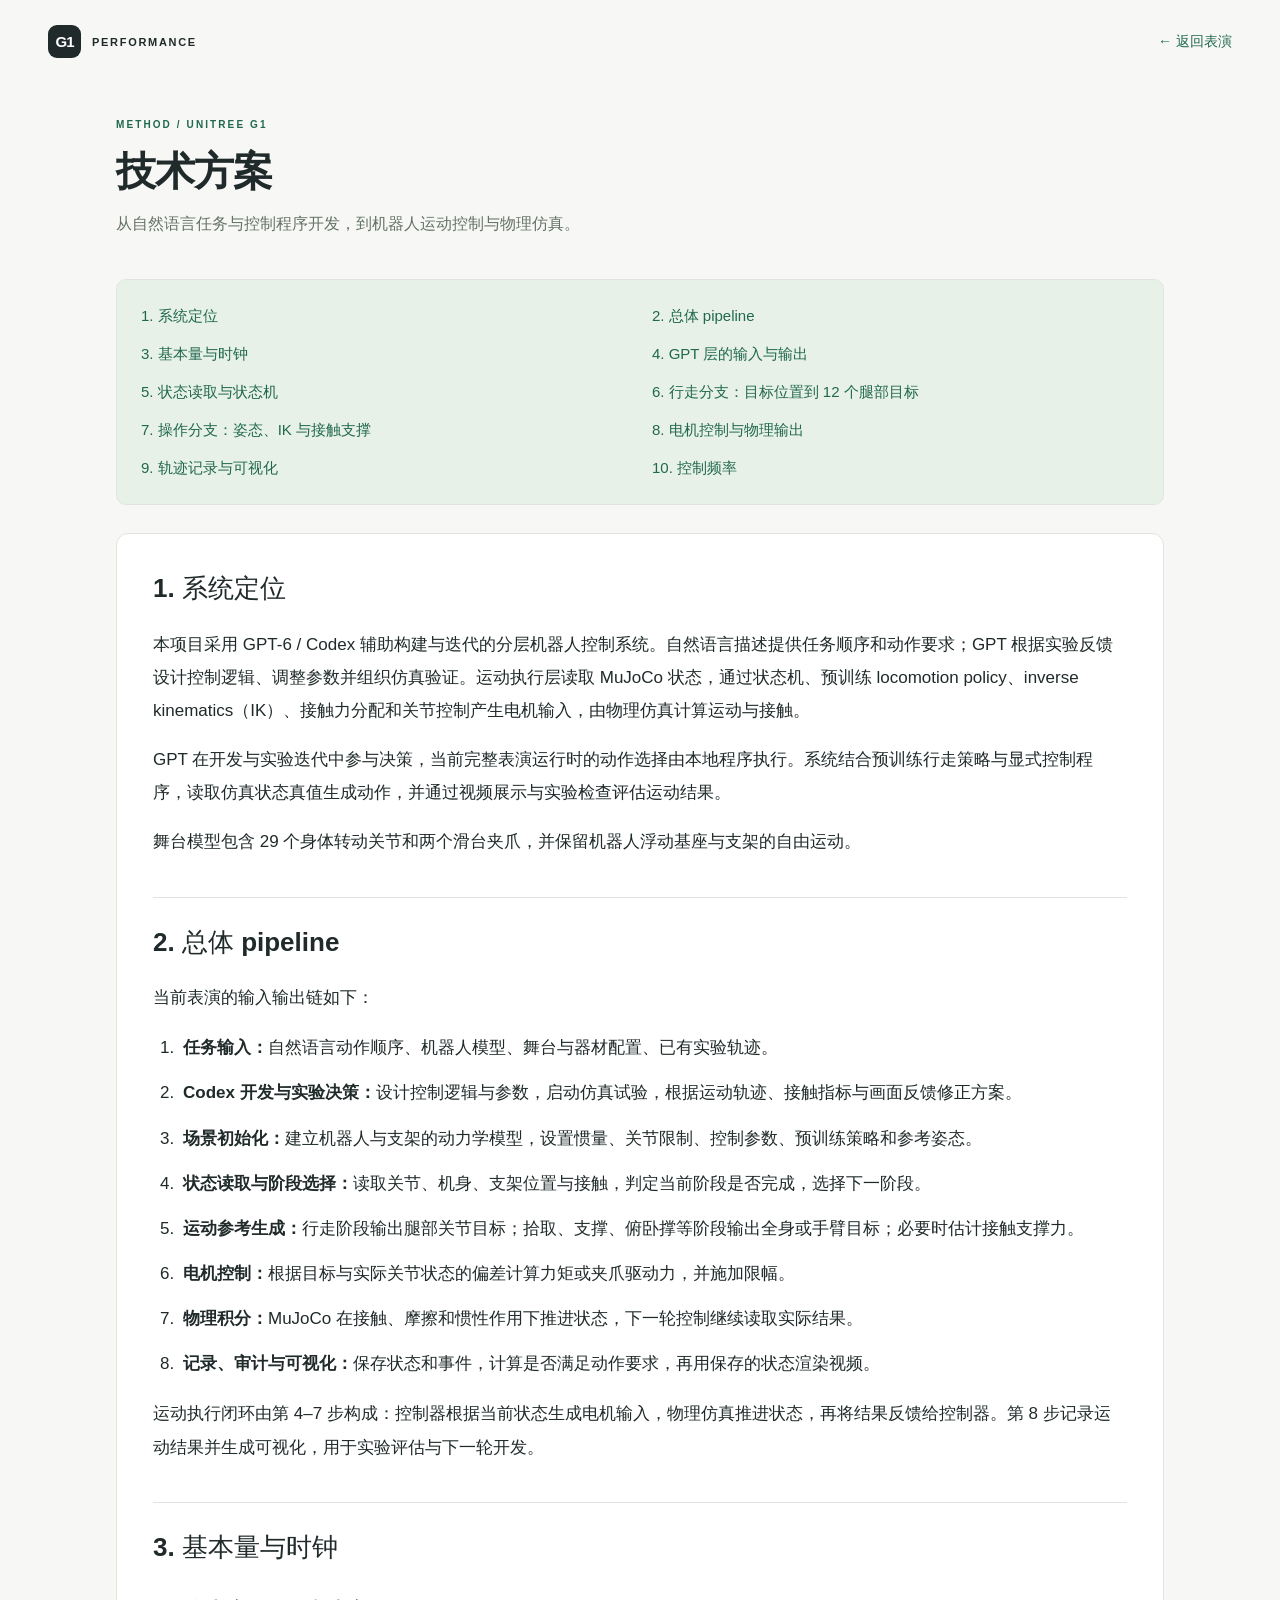
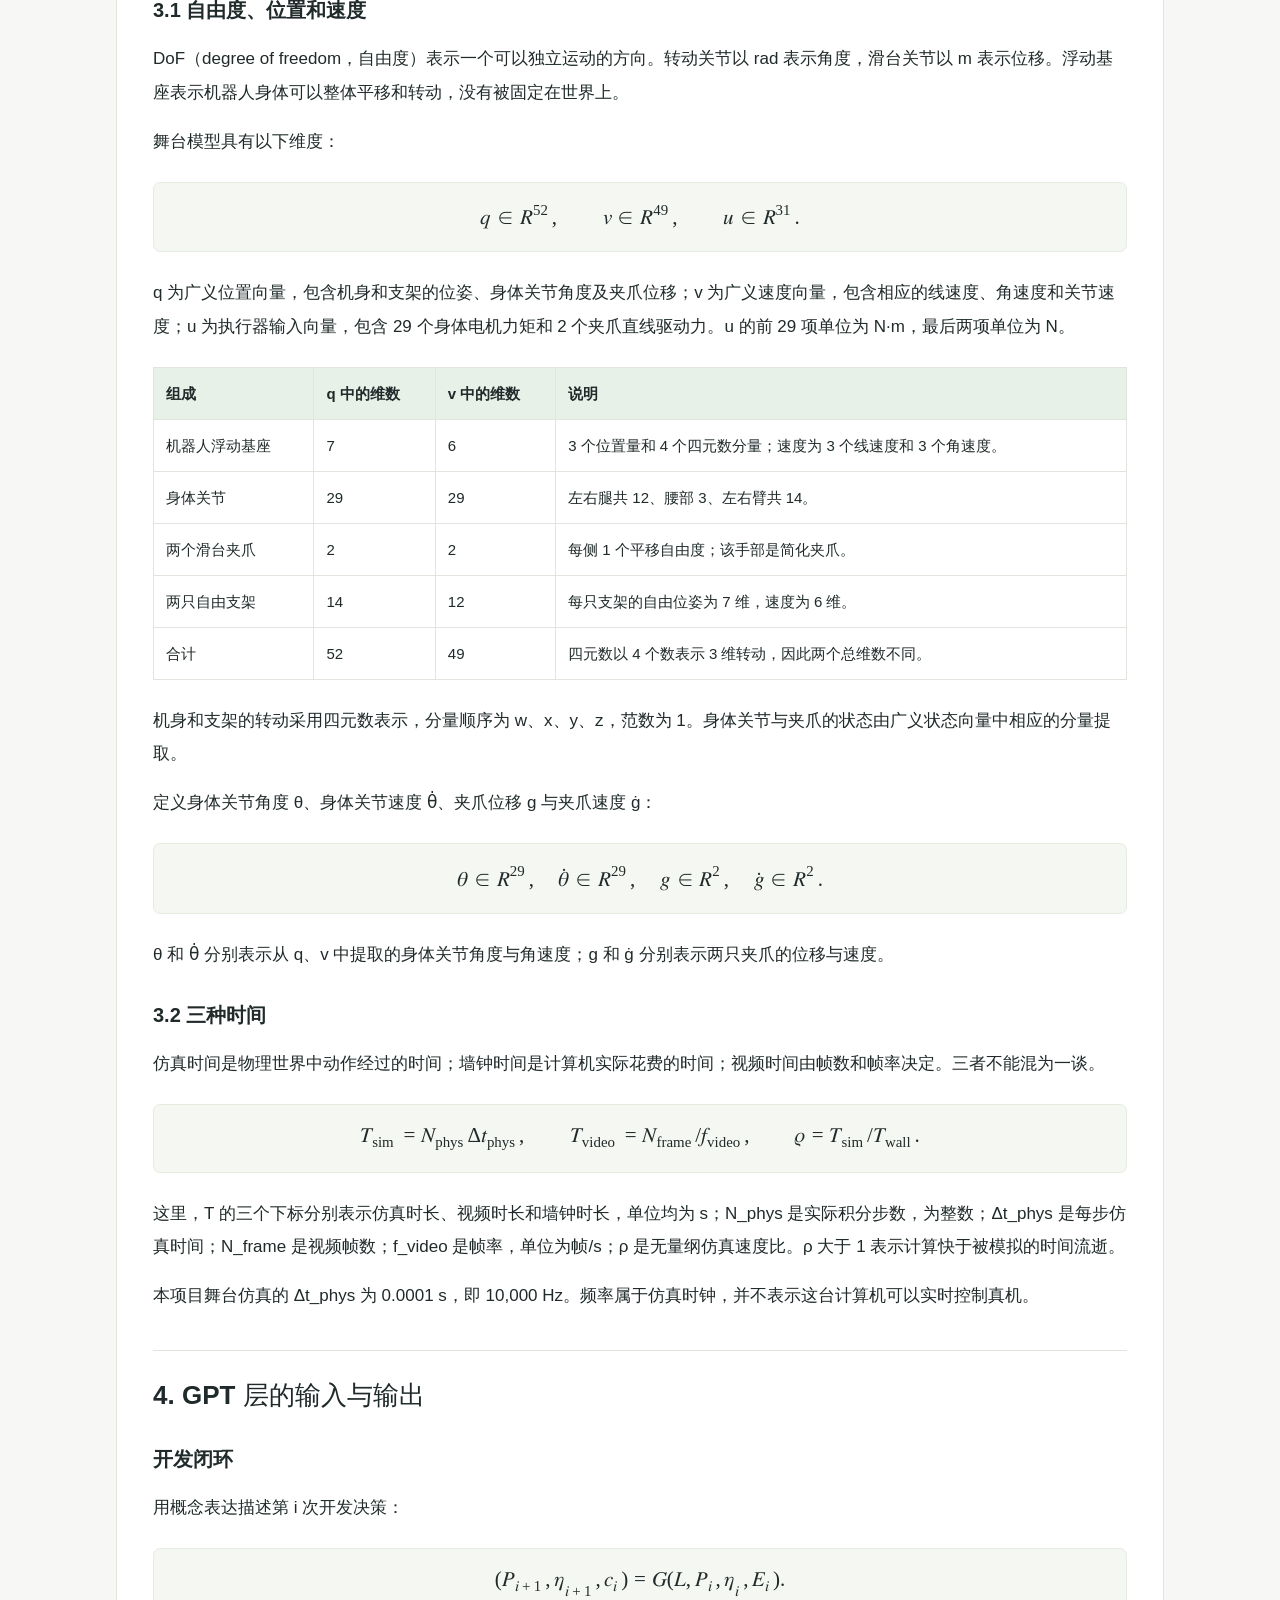
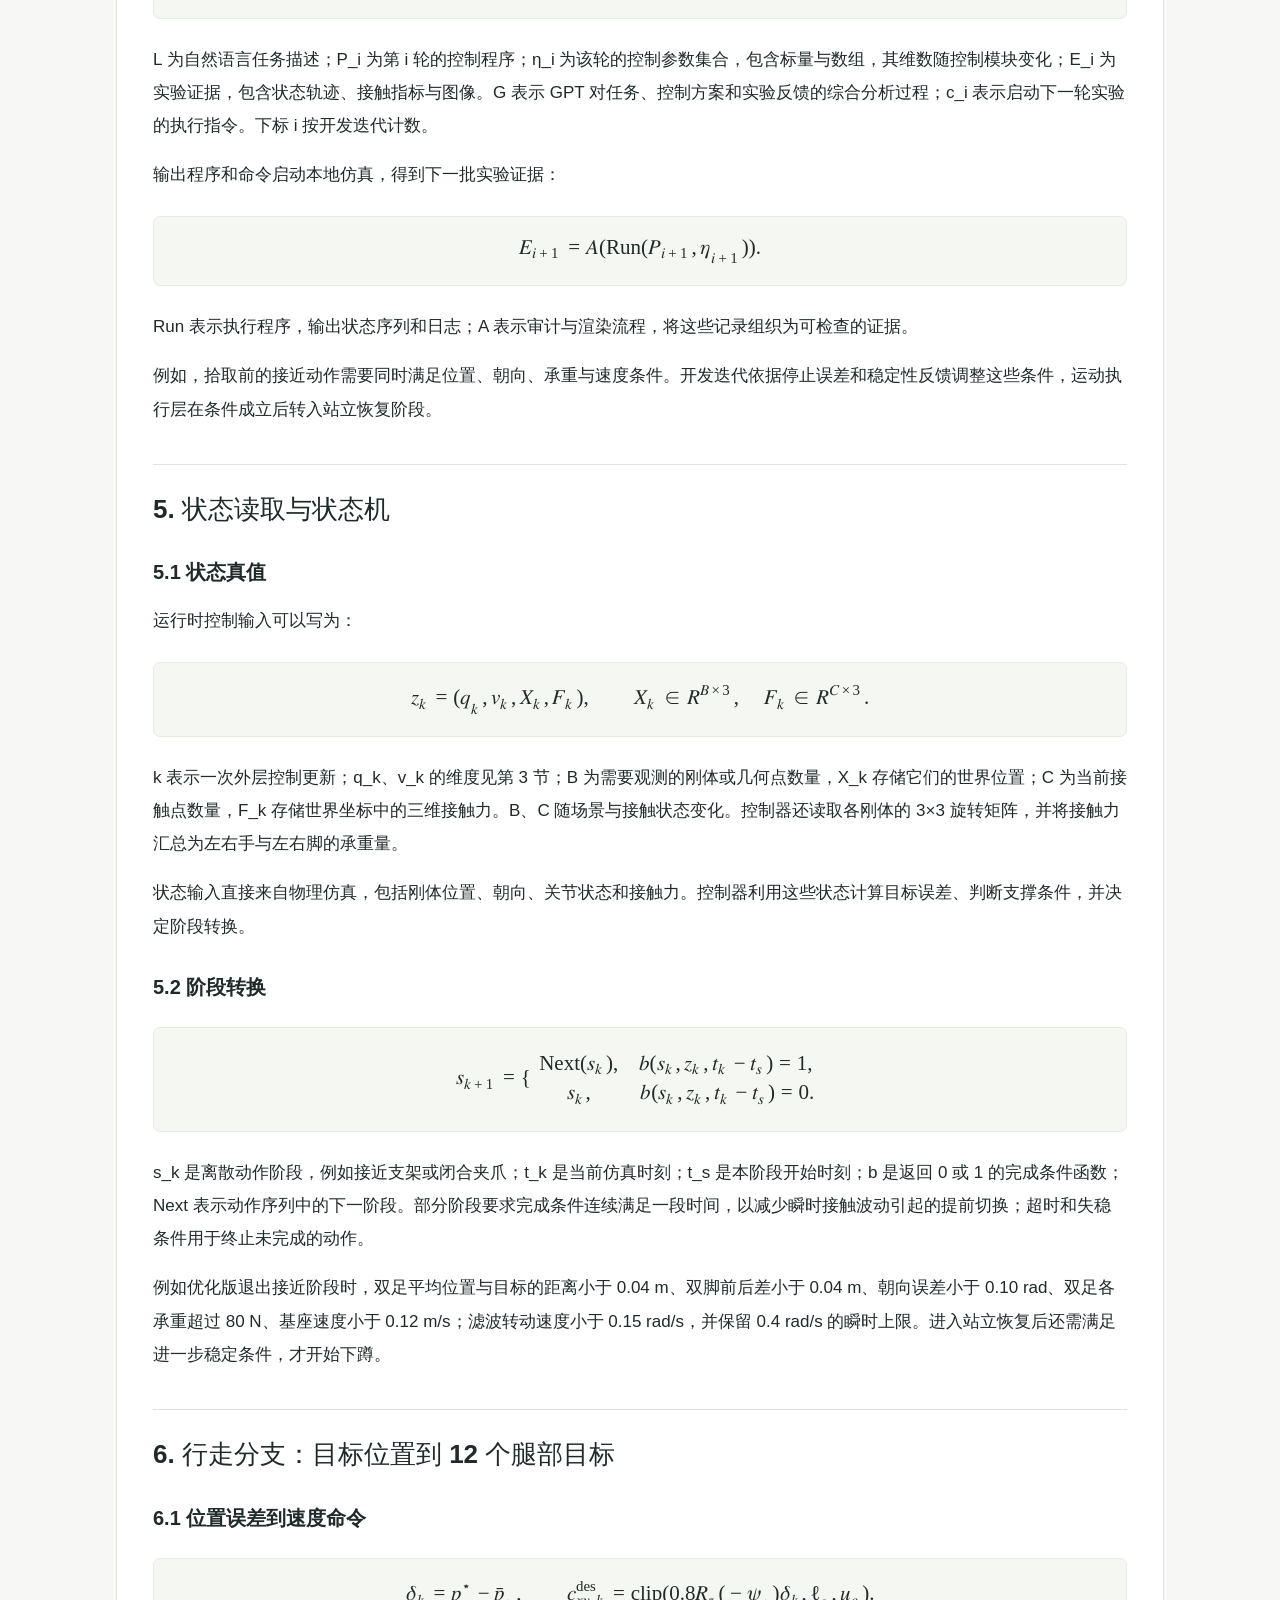
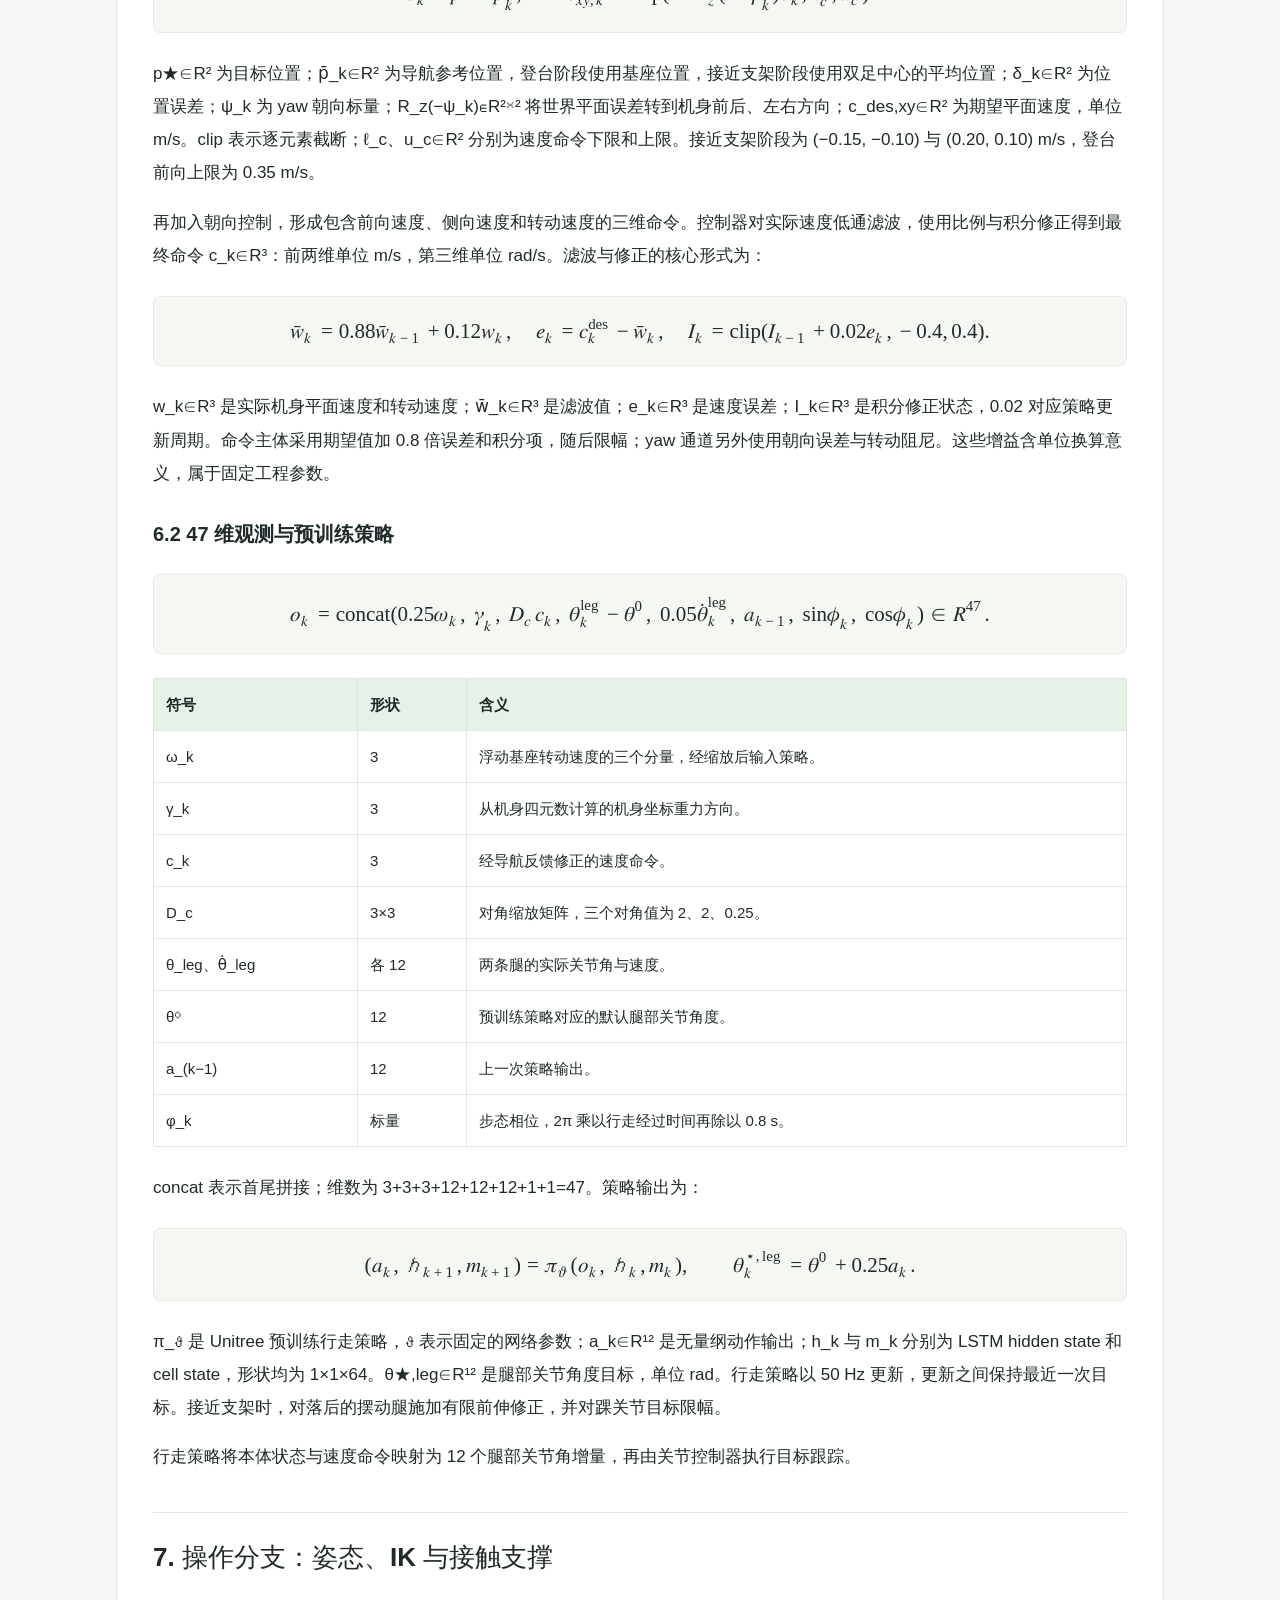
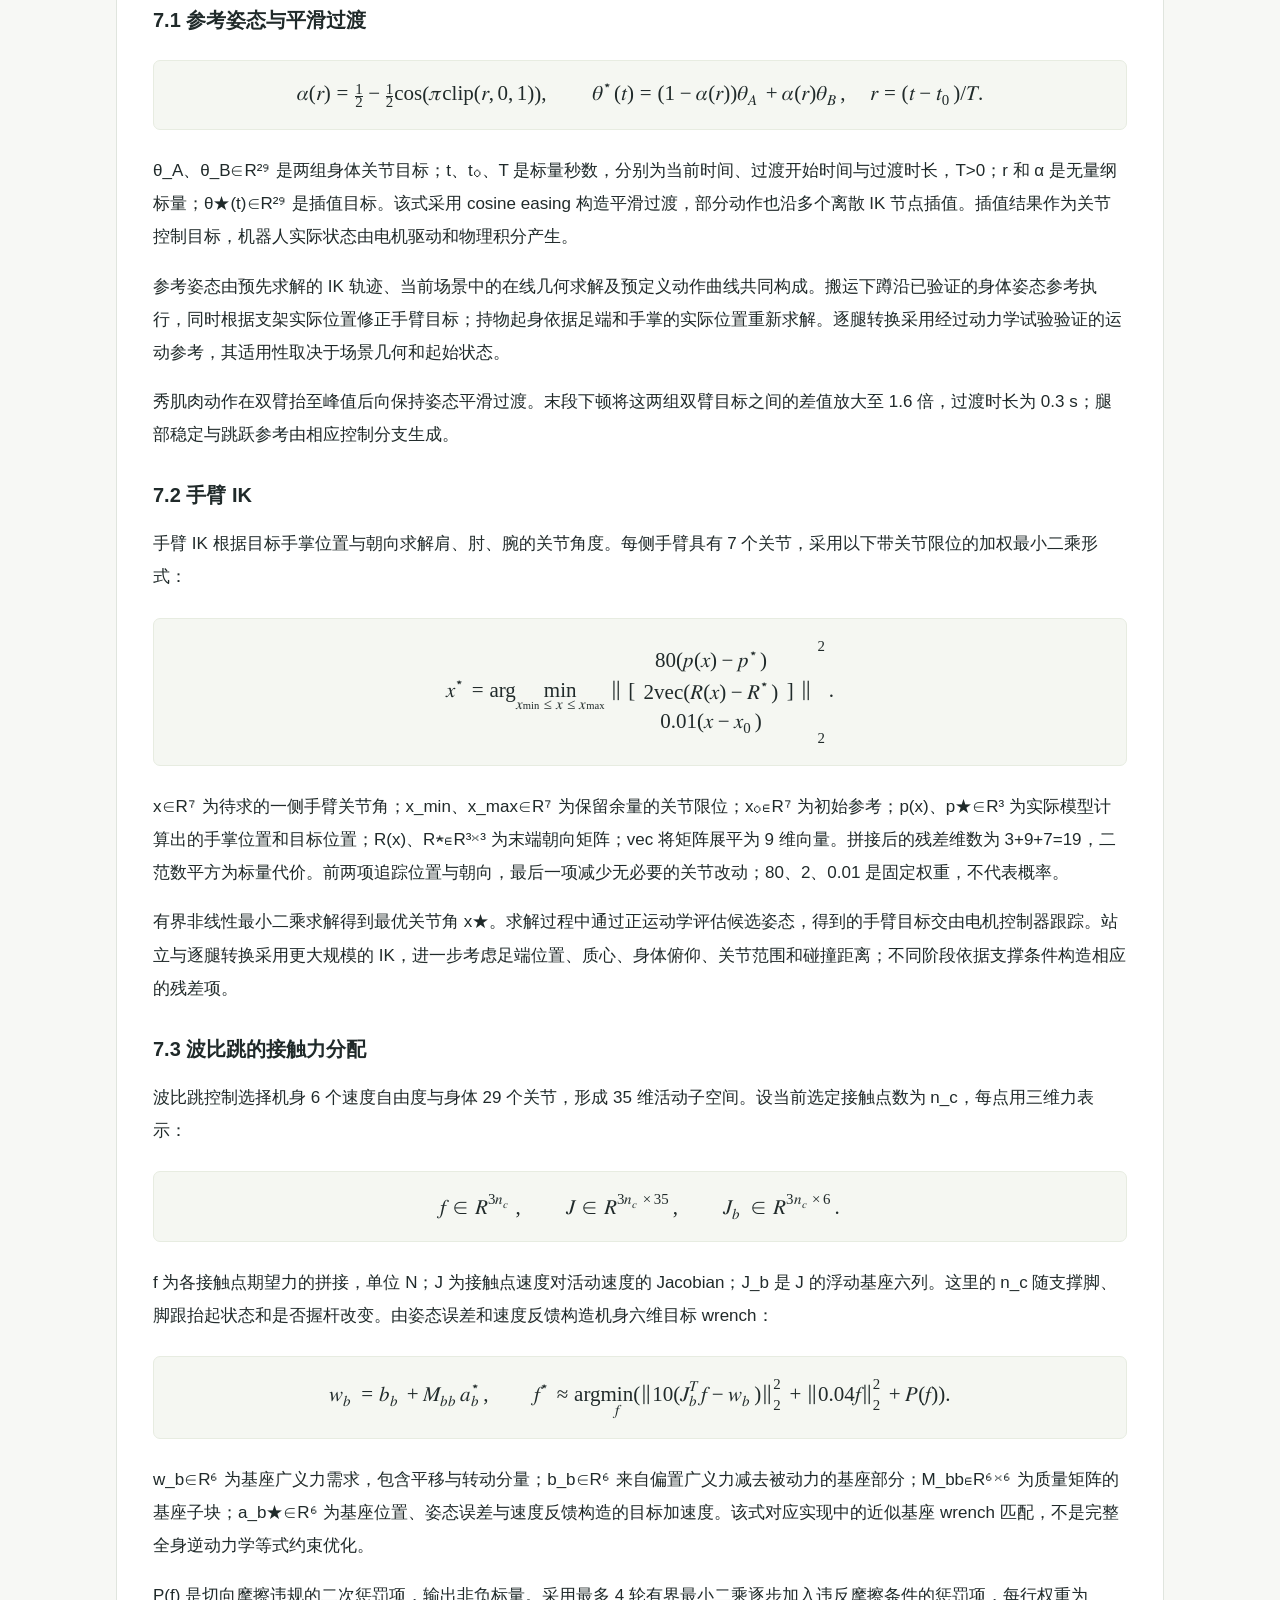
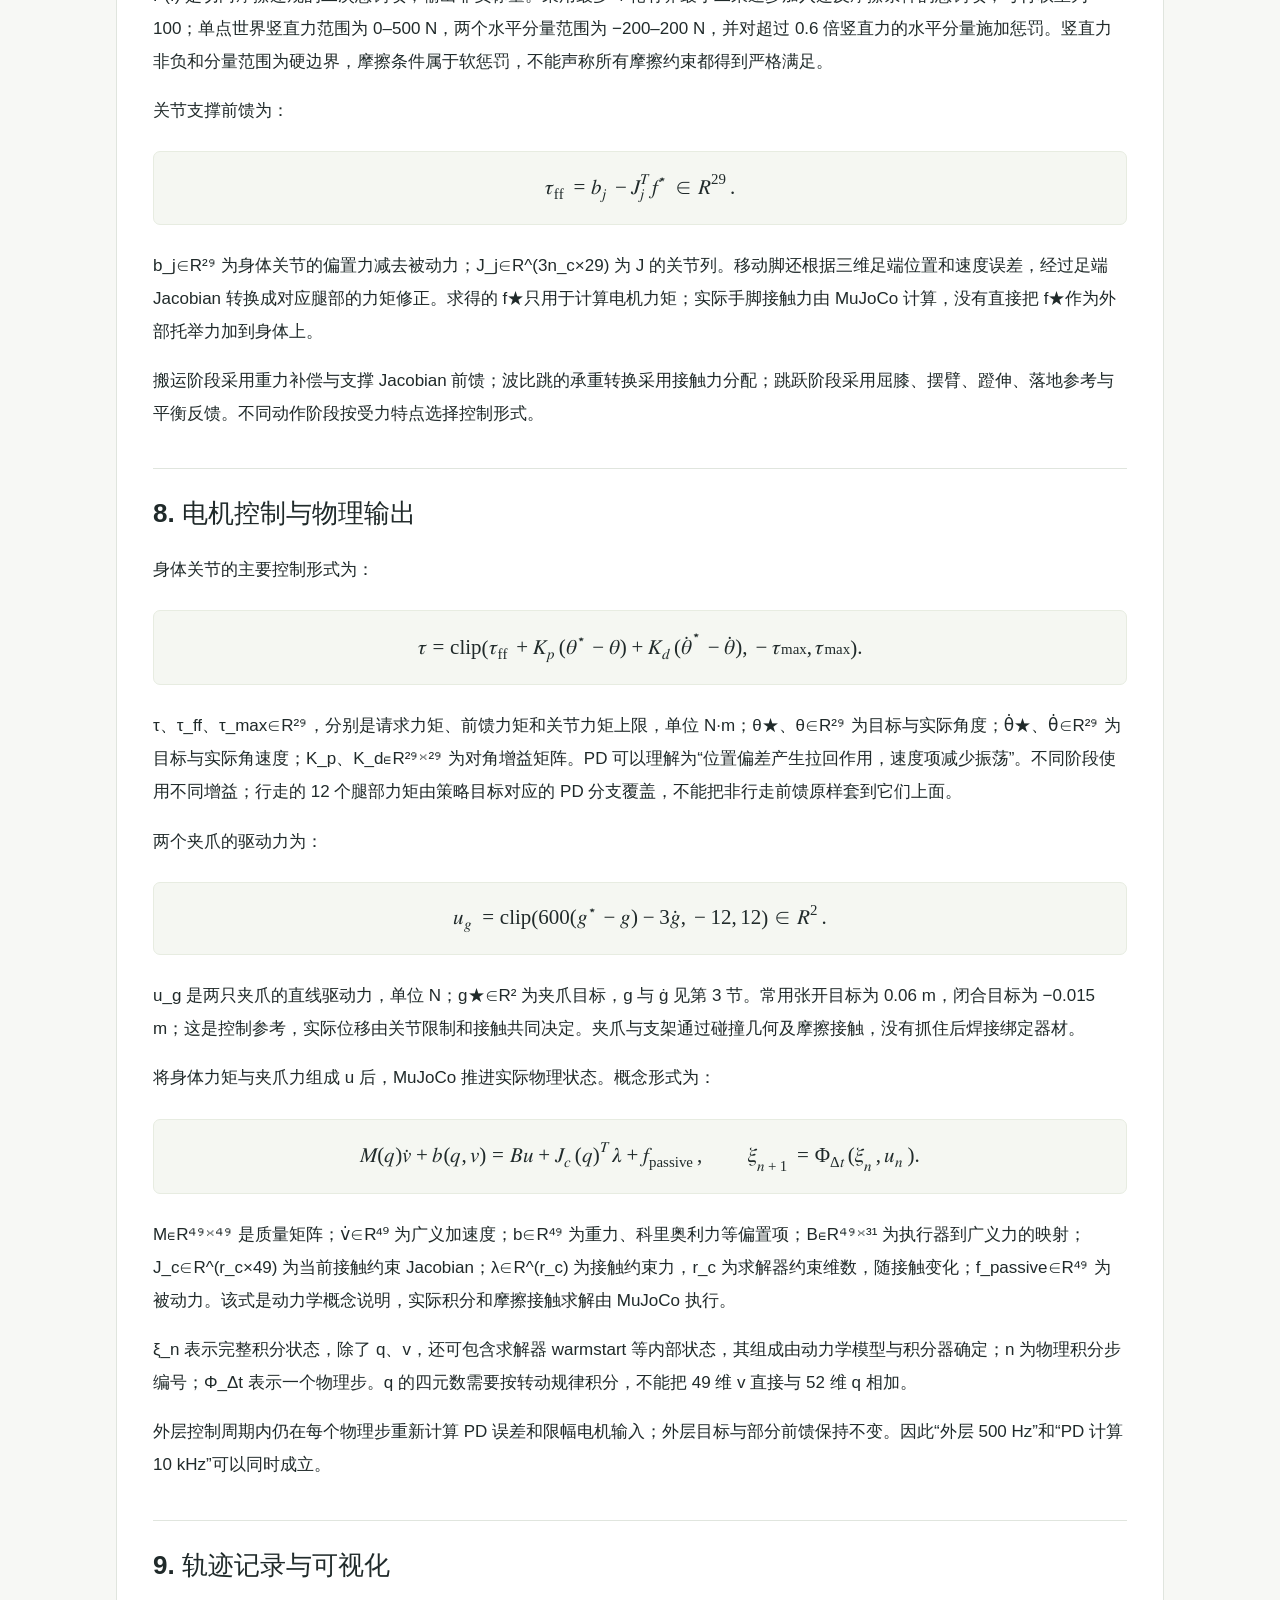
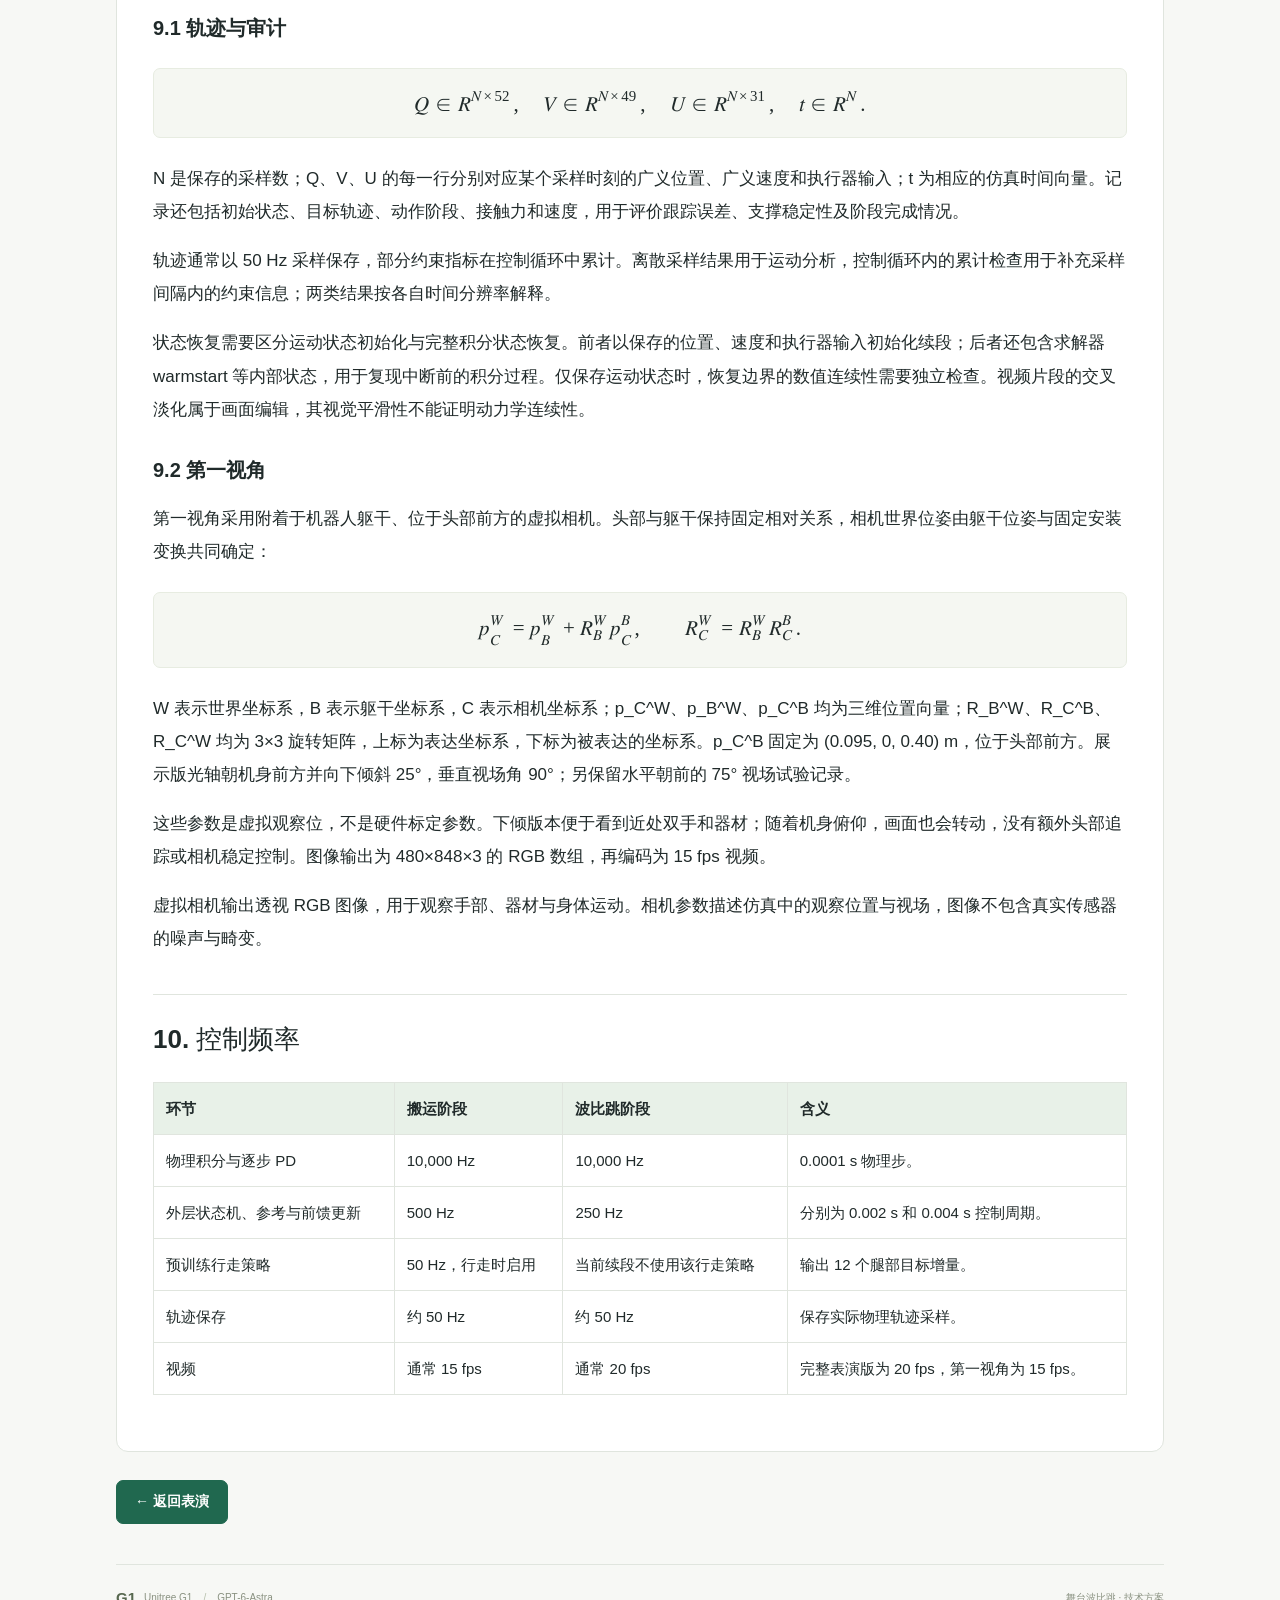
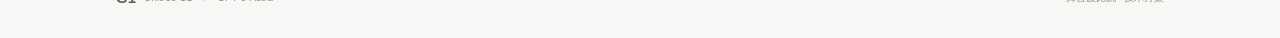
<file: technical_v1.html>
<!doctype html>
<html lang="zh-CN">
<head>
  <meta charset="utf-8">
  <meta name="viewport" content="width=device-width, initial-scale=1">
  <meta name="theme-color" content="#f7f8f5">
  <meta name="description" content="Unitree G1 舞台表演的技术方案：GPT 开发闭环、状态机、行走策略、IK、接触支撑与 MuJoCo 仿真。">
  <title>技术方案 · G1 Robot Performance</title>
  <link rel="icon" href="assets/favicon.svg" type="image/svg+xml">
  <link rel="stylesheet" href="assets/css/site.css?v=7b3f8abba1b5">
  <link rel="stylesheet" href="assets/css/method.css?v=a704408345a2">
</head>
<body class="method-page">
  <header class="site-header"><a class="wordmark" href="v1/" aria-label="返回 G1 Performance 首页"><span class="brand-symbol" aria-hidden="true">G1</span> PERFORMANCE</a><a class="back-link" href="v1/">← 返回表演</a></header>
  <main>
    <div class="method-intro"><p class="eyebrow">METHOD / UNITREE G1</p><h1>技术方案</h1><p>从自然语言任务与控制程序开发，到机器人运动控制与物理仿真。</p></div>
    <nav class="method-toc" aria-label="技术方案目录"><a href="#section-1">1. 系统定位</a>
<a href="#section-2">2. 总体 pipeline</a>
<a href="#section-3">3. 基本量与时钟</a>
<a href="#section-4">4. GPT 层的输入与输出</a>
<a href="#section-5">5. 状态读取与状态机</a>
<a href="#section-6">6. 行走分支：目标位置到 12 个腿部目标</a>
<a href="#section-7">7. 操作分支：姿态、IK 与接触支撑</a>
<a href="#section-8">8. 电机控制与物理输出</a>
<a href="#section-9">9. 轨迹记录与可视化</a>
<a href="#section-10">10. 控制频率</a></nav>
    <article class="method-content" aria-label="G1 仿真控制流程">

<h2 id="section-1">1. 系统定位</h2>
<p>本项目采用 GPT-6 / Codex 辅助构建与迭代的分层机器人控制系统。自然语言描述提供任务顺序和动作要求；GPT 根据实验反馈设计控制逻辑、调整参数并组织仿真验证。运动执行层读取 MuJoCo 状态，通过状态机、预训练 locomotion policy、inverse kinematics（IK）、接触力分配和关节控制产生电机输入，由物理仿真计算运动与接触。</p>
<p>GPT 在开发与实验迭代中参与决策，当前完整表演运行时的动作选择由本地程序执行。系统结合预训练行走策略与显式控制程序，读取仿真状态真值生成动作，并通过视频展示与实验检查评估运动结果。</p>
<p>舞台模型包含 29 个身体转动关节和两个滑台夹爪，并保留机器人浮动基座与支架的自由运动。</p>
<h2 id="section-2">2. 总体 pipeline</h2>
<p>当前表演的输入输出链如下：</p>
<ol>
<li><strong>任务输入：</strong>自然语言动作顺序、机器人模型、舞台与器材配置、已有实验轨迹。</li>
<li><strong>Codex 开发与实验决策：</strong>设计控制逻辑与参数，启动仿真试验，根据运动轨迹、接触指标与画面反馈修正方案。</li>
<li><strong>场景初始化：</strong>建立机器人与支架的动力学模型，设置惯量、关节限制、控制参数、预训练策略和参考姿态。</li>
<li><strong>状态读取与阶段选择：</strong>读取关节、机身、支架位置与接触，判定当前阶段是否完成，选择下一阶段。</li>
<li><strong>运动参考生成：</strong>行走阶段输出腿部关节目标；拾取、支撑、俯卧撑等阶段输出全身或手臂目标；必要时估计接触支撑力。</li>
<li><strong>电机控制：</strong>根据目标与实际关节状态的偏差计算力矩或夹爪驱动力，并施加限幅。</li>
<li><strong>物理积分：</strong>MuJoCo 在接触、摩擦和惯性作用下推进状态，下一轮控制继续读取实际结果。</li>
<li><strong>记录、审计与可视化：</strong>保存状态和事件，计算是否满足动作要求，再用保存的状态渲染视频。</li>
</ol>
<p>运动执行闭环由第 4–7 步构成：控制器根据当前状态生成电机输入，物理仿真推进状态，再将结果反馈给控制器。第 8 步记录运动结果并生成可视化，用于实验评估与下一轮开发。</p>
<h2 id="section-3">3. 基本量与时钟</h2>
<h3>3.1 自由度、位置和速度</h3>
<p>DoF（degree of freedom，自由度）表示一个可以独立运动的方向。转动关节以 rad 表示角度，滑台关节以 m 表示位移。浮动基座表示机器人身体可以整体平移和转动，没有被固定在世界上。</p>
<p>舞台模型具有以下维度：</p>
<div class="formula" tabindex="0" role="region" aria-label="数学公式，可横向滚动"><span class="katex"><math xmlns="http://www.w3.org/1998/Math/MathML" display="block"><semantics><mrow><mi>q</mi><mo>∈</mo><msup><mi mathvariant="double-struck">R</mi><mn>52</mn></msup><mo separator="true">,</mo><mspace width="2em"/><mi>v</mi><mo>∈</mo><msup><mi mathvariant="double-struck">R</mi><mn>49</mn></msup><mo separator="true">,</mo><mspace width="2em"/><mi>u</mi><mo>∈</mo><msup><mi mathvariant="double-struck">R</mi><mn>31</mn></msup><mi mathvariant="normal">.</mi></mrow></semantics></math></span></div>


<p>q 为广义位置向量，包含机身和支架的位姿、身体关节角度及夹爪位移；v 为广义速度向量，包含相应的线速度、角速度和关节速度；u 为执行器输入向量，包含 29 个身体电机力矩和 2 个夹爪直线驱动力。u 的前 29 项单位为 N·m，最后两项单位为 N。</p>
<div class="method-table" tabindex="0" role="region" aria-label="技术参数表格，可横向滚动"><table>
<thead>
<tr>
<th>组成</th>
<th align="right">q 中的维数</th>
<th align="right">v 中的维数</th>
<th>说明</th>
</tr>
</thead>
<tbody><tr>
<td>机器人浮动基座</td>
<td align="right">7</td>
<td align="right">6</td>
<td>3 个位置量和 4 个四元数分量；速度为 3 个线速度和 3 个角速度。</td>
</tr>
<tr>
<td>身体关节</td>
<td align="right">29</td>
<td align="right">29</td>
<td>左右腿共 12、腰部 3、左右臂共 14。</td>
</tr>
<tr>
<td>两个滑台夹爪</td>
<td align="right">2</td>
<td align="right">2</td>
<td>每侧 1 个平移自由度；该手部是简化夹爪。</td>
</tr>
<tr>
<td>两只自由支架</td>
<td align="right">14</td>
<td align="right">12</td>
<td>每只支架的自由位姿为 7 维，速度为 6 维。</td>
</tr>
<tr>
<td>合计</td>
<td align="right">52</td>
<td align="right">49</td>
<td>四元数以 4 个数表示 3 维转动，因此两个总维数不同。</td>
</tr>
</tbody></table></div>
<p>机身和支架的转动采用四元数表示，分量顺序为 w、x、y、z，范数为 1。身体关节与夹爪的状态由广义状态向量中相应的分量提取。</p>
<p>定义身体关节角度 θ、身体关节速度 θ̇、夹爪位移 g 与夹爪速度 ġ：</p>
<div class="formula" tabindex="0" role="region" aria-label="数学公式，可横向滚动"><span class="katex"><math xmlns="http://www.w3.org/1998/Math/MathML" display="block"><semantics><mrow><mi>θ</mi><mo>∈</mo><msup><mi mathvariant="double-struck">R</mi><mn>29</mn></msup><mo separator="true">,</mo><mspace width="1em"/><mover accent="true"><mi>θ</mi><mo>˙</mo></mover><mo>∈</mo><msup><mi mathvariant="double-struck">R</mi><mn>29</mn></msup><mo separator="true">,</mo><mspace width="1em"/><mi>g</mi><mo>∈</mo><msup><mi mathvariant="double-struck">R</mi><mn>2</mn></msup><mo separator="true">,</mo><mspace width="1em"/><mover accent="true"><mi>g</mi><mo>˙</mo></mover><mo>∈</mo><msup><mi mathvariant="double-struck">R</mi><mn>2</mn></msup><mi mathvariant="normal">.</mi></mrow></semantics></math></span></div>


<p>θ 和 θ̇ 分别表示从 q、v 中提取的身体关节角度与角速度；g 和 ġ 分别表示两只夹爪的位移与速度。</p>
<h3>3.2 三种时间</h3>
<p>仿真时间是物理世界中动作经过的时间；墙钟时间是计算机实际花费的时间；视频时间由帧数和帧率决定。三者不能混为一谈。</p>
<div class="formula" tabindex="0" role="region" aria-label="数学公式，可横向滚动"><span class="katex"><math xmlns="http://www.w3.org/1998/Math/MathML" display="block"><semantics><mrow><msub><mi>T</mi><mrow><mi mathvariant="normal">s</mi><mi mathvariant="normal">i</mi><mi mathvariant="normal">m</mi></mrow></msub><mo>=</mo><msub><mi>N</mi><mrow><mi mathvariant="normal">p</mi><mi mathvariant="normal">h</mi><mi mathvariant="normal">y</mi><mi mathvariant="normal">s</mi></mrow></msub><mi mathvariant="normal">Δ</mi><msub><mi>t</mi><mrow><mi mathvariant="normal">p</mi><mi mathvariant="normal">h</mi><mi mathvariant="normal">y</mi><mi mathvariant="normal">s</mi></mrow></msub><mo separator="true">,</mo><mspace width="2em"/><msub><mi>T</mi><mrow><mi mathvariant="normal">v</mi><mi mathvariant="normal">i</mi><mi mathvariant="normal">d</mi><mi mathvariant="normal">e</mi><mi mathvariant="normal">o</mi></mrow></msub><mo>=</mo><msub><mi>N</mi><mrow><mi mathvariant="normal">f</mi><mi mathvariant="normal">r</mi><mi mathvariant="normal">a</mi><mi mathvariant="normal">m</mi><mi mathvariant="normal">e</mi></mrow></msub><mi mathvariant="normal">/</mi><msub><mi>f</mi><mrow><mi mathvariant="normal">v</mi><mi mathvariant="normal">i</mi><mi mathvariant="normal">d</mi><mi mathvariant="normal">e</mi><mi mathvariant="normal">o</mi></mrow></msub><mo separator="true">,</mo><mspace width="2em"/><mi>ρ</mi><mo>=</mo><msub><mi>T</mi><mrow><mi mathvariant="normal">s</mi><mi mathvariant="normal">i</mi><mi mathvariant="normal">m</mi></mrow></msub><mi mathvariant="normal">/</mi><msub><mi>T</mi><mrow><mi mathvariant="normal">w</mi><mi mathvariant="normal">a</mi><mi mathvariant="normal">l</mi><mi mathvariant="normal">l</mi></mrow></msub><mi mathvariant="normal">.</mi></mrow></semantics></math></span></div>


<p>这里，T 的三个下标分别表示仿真时长、视频时长和墙钟时长，单位均为 s；N_phys 是实际积分步数，为整数；Δt_phys 是每步仿真时间；N_frame 是视频帧数；f_video 是帧率，单位为帧/s；ρ 是无量纲仿真速度比。ρ 大于 1 表示计算快于被模拟的时间流逝。</p>
<p>本项目舞台仿真的 Δt_phys 为 0.0001 s，即 10,000 Hz。频率属于仿真时钟，并不表示这台计算机可以实时控制真机。</p>
<h2 id="section-4">4. GPT 层的输入与输出</h2>
<h3>开发闭环</h3>
<p>用概念表达描述第 i 次开发决策：</p>
<div class="formula" tabindex="0" role="region" aria-label="数学公式，可横向滚动"><span class="katex"><math xmlns="http://www.w3.org/1998/Math/MathML" display="block"><semantics><mrow><mo stretchy="false">(</mo><msub><mi>P</mi><mrow><mi>i</mi><mo>+</mo><mn>1</mn></mrow></msub><mo separator="true">,</mo><msub><mi>η</mi><mrow><mi>i</mi><mo>+</mo><mn>1</mn></mrow></msub><mo separator="true">,</mo><msub><mi>c</mi><mi>i</mi></msub><mo stretchy="false">)</mo><mo>=</mo><mi mathvariant="script">G</mi><mo stretchy="false">(</mo><mi>L</mi><mo separator="true">,</mo><msub><mi>P</mi><mi>i</mi></msub><mo separator="true">,</mo><msub><mi>η</mi><mi>i</mi></msub><mo separator="true">,</mo><msub><mi>E</mi><mi>i</mi></msub><mo stretchy="false">)</mo><mi mathvariant="normal">.</mi></mrow></semantics></math></span></div>


<p>L 为自然语言任务描述；P_i 为第 i 轮的控制程序；η_i 为该轮的控制参数集合，包含标量与数组，其维数随控制模块变化；E_i 为实验证据，包含状态轨迹、接触指标与图像。G 表示 GPT 对任务、控制方案和实验反馈的综合分析过程；c_i 表示启动下一轮实验的执行指令。下标 i 按开发迭代计数。</p>
<p>输出程序和命令启动本地仿真，得到下一批实验证据：</p>
<div class="formula" tabindex="0" role="region" aria-label="数学公式，可横向滚动"><span class="katex"><math xmlns="http://www.w3.org/1998/Math/MathML" display="block"><semantics><mrow><msub><mi>E</mi><mrow><mi>i</mi><mo>+</mo><mn>1</mn></mrow></msub><mo>=</mo><mi mathvariant="script">A</mi><mo fence="true" stretchy="true" minsize="1.2em" maxsize="1.2em">(</mo><mi mathvariant="normal">Run</mi><mo>⁡</mo><mo stretchy="false">(</mo><msub><mi>P</mi><mrow><mi>i</mi><mo>+</mo><mn>1</mn></mrow></msub><mo separator="true">,</mo><msub><mi>η</mi><mrow><mi>i</mi><mo>+</mo><mn>1</mn></mrow></msub><mo stretchy="false">)</mo><mo fence="true" stretchy="true" minsize="1.2em" maxsize="1.2em">)</mo><mi mathvariant="normal">.</mi></mrow></semantics></math></span></div>


<p>Run 表示执行程序，输出状态序列和日志；A 表示审计与渲染流程，将这些记录组织为可检查的证据。</p>
<p>例如，拾取前的接近动作需要同时满足位置、朝向、承重与速度条件。开发迭代依据停止误差和稳定性反馈调整这些条件，运动执行层在条件成立后转入站立恢复阶段。</p>
<h2 id="section-5">5. 状态读取与状态机</h2>
<h3>5.1 状态真值</h3>
<p>运行时控制输入可以写为：</p>
<div class="formula" tabindex="0" role="region" aria-label="数学公式，可横向滚动"><span class="katex"><math xmlns="http://www.w3.org/1998/Math/MathML" display="block"><semantics><mrow><msub><mi>z</mi><mi>k</mi></msub><mo>=</mo><mo stretchy="false">(</mo><msub><mi>q</mi><mi>k</mi></msub><mo separator="true">,</mo><msub><mi>v</mi><mi>k</mi></msub><mo separator="true">,</mo><msub><mi>X</mi><mi>k</mi></msub><mo separator="true">,</mo><msub><mi>F</mi><mi>k</mi></msub><mo stretchy="false">)</mo><mo separator="true">,</mo><mspace width="2em"/><msub><mi>X</mi><mi>k</mi></msub><mo>∈</mo><msup><mi mathvariant="double-struck">R</mi><mrow><mi>B</mi><mo>×</mo><mn>3</mn></mrow></msup><mo separator="true">,</mo><mspace width="1em"/><msub><mi>F</mi><mi>k</mi></msub><mo>∈</mo><msup><mi mathvariant="double-struck">R</mi><mrow><mi>C</mi><mo>×</mo><mn>3</mn></mrow></msup><mi mathvariant="normal">.</mi></mrow></semantics></math></span></div>


<p>k 表示一次外层控制更新；q_k、v_k 的维度见第 3 节；B 为需要观测的刚体或几何点数量，X_k 存储它们的世界位置；C 为当前接触点数量，F_k 存储世界坐标中的三维接触力。B、C 随场景与接触状态变化。控制器还读取各刚体的 3×3 旋转矩阵，并将接触力汇总为左右手与左右脚的承重量。</p>
<p>状态输入直接来自物理仿真，包括刚体位置、朝向、关节状态和接触力。控制器利用这些状态计算目标误差、判断支撑条件，并决定阶段转换。</p>
<h3>5.2 阶段转换</h3>
<div class="formula" tabindex="0" role="region" aria-label="数学公式，可横向滚动"><span class="katex"><math xmlns="http://www.w3.org/1998/Math/MathML" display="block"><semantics><mrow><msub><mi>s</mi><mrow><mi>k</mi><mo>+</mo><mn>1</mn></mrow></msub><mo>=</mo><mrow><mo fence="true">{</mo><mtable rowspacing="0.36em" columnalign="left left" columnspacing="1em"><mtr><mtd><mstyle scriptlevel="0" displaystyle="false"><mrow><mi mathvariant="normal">Next</mi><mo>⁡</mo><mo stretchy="false">(</mo><msub><mi>s</mi><mi>k</mi></msub><mo stretchy="false">)</mo><mo separator="true">,</mo></mrow></mstyle></mtd><mtd><mstyle scriptlevel="0" displaystyle="false"><mrow><mi>b</mi><mo stretchy="false">(</mo><msub><mi>s</mi><mi>k</mi></msub><mo separator="true">,</mo><msub><mi>z</mi><mi>k</mi></msub><mo separator="true">,</mo><msub><mi>t</mi><mi>k</mi></msub><mo>−</mo><msub><mi>t</mi><mi>s</mi></msub><mo stretchy="false">)</mo><mo>=</mo><mn>1</mn><mo separator="true">,</mo></mrow></mstyle></mtd></mtr><mtr><mtd><mstyle scriptlevel="0" displaystyle="false"><mrow><msub><mi>s</mi><mi>k</mi></msub><mo separator="true">,</mo></mrow></mstyle></mtd><mtd><mstyle scriptlevel="0" displaystyle="false"><mrow><mi>b</mi><mo stretchy="false">(</mo><msub><mi>s</mi><mi>k</mi></msub><mo separator="true">,</mo><msub><mi>z</mi><mi>k</mi></msub><mo separator="true">,</mo><msub><mi>t</mi><mi>k</mi></msub><mo>−</mo><msub><mi>t</mi><mi>s</mi></msub><mo stretchy="false">)</mo><mo>=</mo><mn>0.</mn></mrow></mstyle></mtd></mtr></mtable></mrow></mrow></semantics></math></span></div>


<p>s_k 是离散动作阶段，例如接近支架或闭合夹爪；t_k 是当前仿真时刻；t_s 是本阶段开始时刻；b 是返回 0 或 1 的完成条件函数；Next 表示动作序列中的下一阶段。部分阶段要求完成条件连续满足一段时间，以减少瞬时接触波动引起的提前切换；超时和失稳条件用于终止未完成的动作。</p>
<p>例如优化版退出接近阶段时，双足平均位置与目标的距离小于 0.04 m、双脚前后差小于 0.04 m、朝向误差小于 0.10 rad、双足各承重超过 80 N、基座速度小于 0.12 m/s；滤波转动速度小于 0.15 rad/s，并保留 0.4 rad/s 的瞬时上限。进入站立恢复后还需满足进一步稳定条件，才开始下蹲。</p>
<h2 id="section-6">6. 行走分支：目标位置到 12 个腿部目标</h2>
<h3>6.1 位置误差到速度命令</h3>
<div class="formula" tabindex="0" role="region" aria-label="数学公式，可横向滚动"><span class="katex"><math xmlns="http://www.w3.org/1998/Math/MathML" display="block"><semantics><mrow><msub><mi>δ</mi><mi>k</mi></msub><mo>=</mo><msup><mi>p</mi><mo>⋆</mo></msup><mo>−</mo><msub><mover accent="true"><mi>p</mi><mo>ˉ</mo></mover><mi>k</mi></msub><mo separator="true">,</mo><mspace width="2em"/><msubsup><mi>c</mi><mrow><mi>x</mi><mi>y</mi><mo separator="true">,</mo><mi>k</mi></mrow><mrow><mi mathvariant="normal">d</mi><mi mathvariant="normal">e</mi><mi mathvariant="normal">s</mi></mrow></msubsup><mo>=</mo><mi mathvariant="normal">clip</mi><mo>⁡</mo><mo fence="true" stretchy="true" minsize="1.2em" maxsize="1.2em">(</mo><mn>0.8</mn><msub><mi>R</mi><mi>z</mi></msub><mo stretchy="false">(</mo><mo>−</mo><msub><mi>ψ</mi><mi>k</mi></msub><mo stretchy="false">)</mo><msub><mi>δ</mi><mi>k</mi></msub><mo separator="true">,</mo><msub><mi mathvariant="normal">ℓ</mi><mi>c</mi></msub><mo separator="true">,</mo><msub><mi>u</mi><mi>c</mi></msub><mo fence="true" stretchy="true" minsize="1.2em" maxsize="1.2em">)</mo><mi mathvariant="normal">.</mi></mrow></semantics></math></span></div>


<p>p★∈R² 为目标位置；p̄_k∈R² 为导航参考位置，登台阶段使用基座位置，接近支架阶段使用双足中心的平均位置；δ_k∈R² 为位置误差；ψ_k 为 yaw 朝向标量；R_z(−ψ_k)∈R²ˣ² 将世界平面误差转到机身前后、左右方向；c_des,xy∈R² 为期望平面速度，单位 m/s。clip 表示逐元素截断；ℓ_c、u_c∈R² 分别为速度命令下限和上限。接近支架阶段为 (−0.15, −0.10) 与 (0.20, 0.10) m/s，登台前向上限为 0.35 m/s。</p>
<p>再加入朝向控制，形成包含前向速度、侧向速度和转动速度的三维命令。控制器对实际速度低通滤波，使用比例与积分修正得到最终命令 c_k∈R³：前两维单位 m/s，第三维单位 rad/s。滤波与修正的核心形式为：</p>
<div class="formula" tabindex="0" role="region" aria-label="数学公式，可横向滚动"><span class="katex"><math xmlns="http://www.w3.org/1998/Math/MathML" display="block"><semantics><mrow><msub><mover accent="true"><mi>w</mi><mo>ˉ</mo></mover><mi>k</mi></msub><mo>=</mo><mn>0.88</mn><msub><mover accent="true"><mi>w</mi><mo>ˉ</mo></mover><mrow><mi>k</mi><mo>−</mo><mn>1</mn></mrow></msub><mo>+</mo><mn>0.12</mn><msub><mi>w</mi><mi>k</mi></msub><mo separator="true">,</mo><mspace width="1em"/><msub><mi>e</mi><mi>k</mi></msub><mo>=</mo><msubsup><mi>c</mi><mi>k</mi><mrow><mi mathvariant="normal">d</mi><mi mathvariant="normal">e</mi><mi mathvariant="normal">s</mi></mrow></msubsup><mo>−</mo><msub><mover accent="true"><mi>w</mi><mo>ˉ</mo></mover><mi>k</mi></msub><mo separator="true">,</mo><mspace width="1em"/><msub><mi>I</mi><mi>k</mi></msub><mo>=</mo><mi mathvariant="normal">clip</mi><mo>⁡</mo><mo stretchy="false">(</mo><msub><mi>I</mi><mrow><mi>k</mi><mo>−</mo><mn>1</mn></mrow></msub><mo>+</mo><mn>0.02</mn><msub><mi>e</mi><mi>k</mi></msub><mo separator="true">,</mo><mo>−</mo><mn>0.4</mn><mo separator="true">,</mo><mn>0.4</mn><mo stretchy="false">)</mo><mi mathvariant="normal">.</mi></mrow></semantics></math></span></div>


<p>w_k∈R³ 是实际机身平面速度和转动速度；w̄_k∈R³ 是滤波值；e_k∈R³ 是速度误差；I_k∈R³ 是积分修正状态，0.02 对应策略更新周期。命令主体采用期望值加 0.8 倍误差和积分项，随后限幅；yaw 通道另外使用朝向误差与转动阻尼。这些增益含单位换算意义，属于固定工程参数。</p>
<h3>6.2 47 维观测与预训练策略</h3>
<div class="formula" tabindex="0" role="region" aria-label="数学公式，可横向滚动"><span class="katex"><math xmlns="http://www.w3.org/1998/Math/MathML" display="block"><semantics><mrow><msub><mi>o</mi><mi>k</mi></msub><mo>=</mo><mi mathvariant="normal">concat</mi><mo>⁡</mo><mrow><mo fence="true">(</mo><mn>0.25</mn><msub><mi>ω</mi><mi>k</mi></msub><mo separator="true">,</mo><mtext> </mtext><msub><mi>γ</mi><mi>k</mi></msub><mo separator="true">,</mo><mtext> </mtext><msub><mi>D</mi><mi>c</mi></msub><msub><mi>c</mi><mi>k</mi></msub><mo separator="true">,</mo><mtext> </mtext><msubsup><mi>θ</mi><mi>k</mi><mrow><mi mathvariant="normal">l</mi><mi mathvariant="normal">e</mi><mi mathvariant="normal">g</mi></mrow></msubsup><mo>−</mo><msup><mi>θ</mi><mn>0</mn></msup><mo separator="true">,</mo><mtext> </mtext><mn>0.05</mn><msubsup><mover accent="true"><mi>θ</mi><mo>˙</mo></mover><mi>k</mi><mrow><mi mathvariant="normal">l</mi><mi mathvariant="normal">e</mi><mi mathvariant="normal">g</mi></mrow></msubsup><mo separator="true">,</mo><mtext> </mtext><msub><mi>a</mi><mrow><mi>k</mi><mo>−</mo><mn>1</mn></mrow></msub><mo separator="true">,</mo><mtext> </mtext><mi>sin</mi><mo>⁡</mo><msub><mi>ϕ</mi><mi>k</mi></msub><mo separator="true">,</mo><mtext> </mtext><mi>cos</mi><mo>⁡</mo><msub><mi>ϕ</mi><mi>k</mi></msub><mo fence="true">)</mo></mrow><mo>∈</mo><msup><mi mathvariant="double-struck">R</mi><mn>47</mn></msup><mi mathvariant="normal">.</mi></mrow></semantics></math></span></div>


<div class="method-table" tabindex="0" role="region" aria-label="技术参数表格，可横向滚动"><table>
<thead>
<tr>
<th>符号</th>
<th>形状</th>
<th>含义</th>
</tr>
</thead>
<tbody><tr>
<td>ω_k</td>
<td>3</td>
<td>浮动基座转动速度的三个分量，经缩放后输入策略。</td>
</tr>
<tr>
<td>γ_k</td>
<td>3</td>
<td>从机身四元数计算的机身坐标重力方向。</td>
</tr>
<tr>
<td>c_k</td>
<td>3</td>
<td>经导航反馈修正的速度命令。</td>
</tr>
<tr>
<td>D_c</td>
<td>3×3</td>
<td>对角缩放矩阵，三个对角值为 2、2、0.25。</td>
</tr>
<tr>
<td>θ_leg、θ̇_leg</td>
<td>各 12</td>
<td>两条腿的实际关节角与速度。</td>
</tr>
<tr>
<td>θ⁰</td>
<td>12</td>
<td>预训练策略对应的默认腿部关节角度。</td>
</tr>
<tr>
<td>a_(k−1)</td>
<td>12</td>
<td>上一次策略输出。</td>
</tr>
<tr>
<td>φ_k</td>
<td>标量</td>
<td>步态相位，2π 乘以行走经过时间再除以 0.8 s。</td>
</tr>
</tbody></table></div>
<p>concat 表示首尾拼接；维数为 3+3+3+12+12+12+1+1=47。策略输出为：</p>
<div class="formula" tabindex="0" role="region" aria-label="数学公式，可横向滚动"><span class="katex"><math xmlns="http://www.w3.org/1998/Math/MathML" display="block"><semantics><mrow><mo stretchy="false">(</mo><msub><mi>a</mi><mi>k</mi></msub><mo separator="true">,</mo><msub><mi>h</mi><mrow><mi>k</mi><mo>+</mo><mn>1</mn></mrow></msub><mo separator="true">,</mo><msub><mi>m</mi><mrow><mi>k</mi><mo>+</mo><mn>1</mn></mrow></msub><mo stretchy="false">)</mo><mo>=</mo><msub><mi>π</mi><mi>ϑ</mi></msub><mo stretchy="false">(</mo><msub><mi>o</mi><mi>k</mi></msub><mo separator="true">,</mo><msub><mi>h</mi><mi>k</mi></msub><mo separator="true">,</mo><msub><mi>m</mi><mi>k</mi></msub><mo stretchy="false">)</mo><mo separator="true">,</mo><mspace width="2em"/><msubsup><mi>θ</mi><mi>k</mi><mrow><mo>⋆</mo><mo separator="true">,</mo><mrow><mi mathvariant="normal">l</mi><mi mathvariant="normal">e</mi><mi mathvariant="normal">g</mi></mrow></mrow></msubsup><mo>=</mo><msup><mi>θ</mi><mn>0</mn></msup><mo>+</mo><mn>0.25</mn><msub><mi>a</mi><mi>k</mi></msub><mi mathvariant="normal">.</mi></mrow></semantics></math></span></div>


<p>π_ϑ 是 Unitree 预训练行走策略，ϑ 表示固定的网络参数；a_k∈R¹² 是无量纲动作输出；h_k 与 m_k 分别为 LSTM hidden state 和 cell state，形状均为 1×1×64。θ★,leg∈R¹² 是腿部关节角度目标，单位 rad。行走策略以 50 Hz 更新，更新之间保持最近一次目标。接近支架时，对落后的摆动腿施加有限前伸修正，并对踝关节目标限幅。</p>
<p>行走策略将本体状态与速度命令映射为 12 个腿部关节角增量，再由关节控制器执行目标跟踪。</p>
<h2 id="section-7">7. 操作分支：姿态、IK 与接触支撑</h2>
<h3>7.1 参考姿态与平滑过渡</h3>
<div class="formula" tabindex="0" role="region" aria-label="数学公式，可横向滚动"><span class="katex"><math xmlns="http://www.w3.org/1998/Math/MathML" display="block"><semantics><mrow><mi>α</mi><mo stretchy="false">(</mo><mi>r</mi><mo stretchy="false">)</mo><mo>=</mo><mstyle displaystyle="false" scriptlevel="0"><mfrac><mn>1</mn><mn>2</mn></mfrac></mstyle><mo>−</mo><mstyle displaystyle="false" scriptlevel="0"><mfrac><mn>1</mn><mn>2</mn></mfrac></mstyle><mi>cos</mi><mo>⁡</mo><mo fence="true" stretchy="true" minsize="1.2em" maxsize="1.2em">(</mo><mi>π</mi><mi mathvariant="normal">clip</mi><mo>⁡</mo><mo stretchy="false">(</mo><mi>r</mi><mo separator="true">,</mo><mn>0</mn><mo separator="true">,</mo><mn>1</mn><mo stretchy="false">)</mo><mo fence="true" stretchy="true" minsize="1.2em" maxsize="1.2em">)</mo><mo separator="true">,</mo><mspace width="2em"/><msup><mi>θ</mi><mo>⋆</mo></msup><mo stretchy="false">(</mo><mi>t</mi><mo stretchy="false">)</mo><mo>=</mo><mo stretchy="false">(</mo><mn>1</mn><mo>−</mo><mi>α</mi><mo stretchy="false">(</mo><mi>r</mi><mo stretchy="false">)</mo><mo stretchy="false">)</mo><msub><mi>θ</mi><mi>A</mi></msub><mo>+</mo><mi>α</mi><mo stretchy="false">(</mo><mi>r</mi><mo stretchy="false">)</mo><msub><mi>θ</mi><mi>B</mi></msub><mo separator="true">,</mo><mspace width="1em"/><mi>r</mi><mo>=</mo><mo stretchy="false">(</mo><mi>t</mi><mo>−</mo><msub><mi>t</mi><mn>0</mn></msub><mo stretchy="false">)</mo><mi mathvariant="normal">/</mi><mi>T</mi><mi mathvariant="normal">.</mi></mrow></semantics></math></span></div>


<p>θ_A、θ_B∈R²⁹ 是两组身体关节目标；t、t₀、T 是标量秒数，分别为当前时间、过渡开始时间与过渡时长，T&gt;0；r 和 α 是无量纲标量；θ★(t)∈R²⁹ 是插值目标。该式采用 cosine easing 构造平滑过渡，部分动作也沿多个离散 IK 节点插值。插值结果作为关节控制目标，机器人实际状态由电机驱动和物理积分产生。</p>
<p>参考姿态由预先求解的 IK 轨迹、当前场景中的在线几何求解及预定义动作曲线共同构成。搬运下蹲沿已验证的身体姿态参考执行，同时根据支架实际位置修正手臂目标；持物起身依据足端和手掌的实际位置重新求解。逐腿转换采用经过动力学试验验证的运动参考，其适用性取决于场景几何和起始状态。</p>
<p>秀肌肉动作在双臂抬至峰值后向保持姿态平滑过渡。末段下顿将这两组双臂目标之间的差值放大至 1.6 倍，过渡时长为 0.3 s；腿部稳定与跳跃参考由相应控制分支生成。</p>
<h3>7.2 手臂 IK</h3>
<p>手臂 IK 根据目标手掌位置与朝向求解肩、肘、腕的关节角度。每侧手臂具有 7 个关节，采用以下带关节限位的加权最小二乘形式：</p>
<div class="formula" tabindex="0" role="region" aria-label="数学公式，可横向滚动"><span class="katex"><math xmlns="http://www.w3.org/1998/Math/MathML" display="block"><semantics><mrow><msup><mi>x</mi><mo>⋆</mo></msup><mo>=</mo><mi>arg</mi><mo>⁡</mo><munder><mrow><mi>min</mi><mo>⁡</mo></mrow><mrow><msub><mi>x</mi><mi>min</mi><mo>⁡</mo></msub><mo>≤</mo><mi>x</mi><mo>≤</mo><msub><mi>x</mi><mi>max</mi><mo>⁡</mo></msub></mrow></munder><msubsup><mrow><mo fence="true">∥</mo><mrow><mo fence="true">[</mo><mtable rowspacing="0.16em" columnalign="center" columnspacing="1em"><mtr><mtd><mstyle scriptlevel="0" displaystyle="false"><mrow><mn>80</mn><mo fence="true" stretchy="true" minsize="1.2em" maxsize="1.2em">(</mo><mi>p</mi><mo stretchy="false">(</mo><mi>x</mi><mo stretchy="false">)</mo><mo>−</mo><msup><mi>p</mi><mo>⋆</mo></msup><mo fence="true" stretchy="true" minsize="1.2em" maxsize="1.2em">)</mo></mrow></mstyle></mtd></mtr><mtr><mtd><mstyle scriptlevel="0" displaystyle="false"><mrow><mn>2</mn><mi mathvariant="normal">vec</mi><mo>⁡</mo><mo fence="true" stretchy="true" minsize="1.2em" maxsize="1.2em">(</mo><mi>R</mi><mo stretchy="false">(</mo><mi>x</mi><mo stretchy="false">)</mo><mo>−</mo><msup><mi>R</mi><mo>⋆</mo></msup><mo fence="true" stretchy="true" minsize="1.2em" maxsize="1.2em">)</mo></mrow></mstyle></mtd></mtr><mtr><mtd><mstyle scriptlevel="0" displaystyle="false"><mrow><mn>0.01</mn><mo stretchy="false">(</mo><mi>x</mi><mo>−</mo><msub><mi>x</mi><mn>0</mn></msub><mo stretchy="false">)</mo></mrow></mstyle></mtd></mtr></mtable><mo fence="true">]</mo></mrow><mo fence="true">∥</mo></mrow><mn>2</mn><mn>2</mn></msubsup><mi mathvariant="normal">.</mi></mrow></semantics></math></span></div>


<p>x∈R⁷ 为待求的一侧手臂关节角；x_min、x_max∈R⁷ 为保留余量的关节限位；x₀∈R⁷ 为初始参考；p(x)、p★∈R³ 为实际模型计算出的手掌位置和目标位置；R(x)、R★∈R³ˣ³ 为末端朝向矩阵；vec 将矩阵展平为 9 维向量。拼接后的残差维数为 3+9+7=19，二范数平方为标量代价。前两项追踪位置与朝向，最后一项减少无必要的关节改动；80、2、0.01 是固定权重，不代表概率。</p>
<p>有界非线性最小二乘求解得到最优关节角 x★。求解过程中通过正运动学评估候选姿态，得到的手臂目标交由电机控制器跟踪。站立与逐腿转换采用更大规模的 IK，进一步考虑足端位置、质心、身体俯仰、关节范围和碰撞距离；不同阶段依据支撑条件构造相应的残差项。</p>
<h3>7.3 波比跳的接触力分配</h3>
<p>波比跳控制选择机身 6 个速度自由度与身体 29 个关节，形成 35 维活动子空间。设当前选定接触点数为 n_c，每点用三维力表示：</p>
<div class="formula" tabindex="0" role="region" aria-label="数学公式，可横向滚动"><span class="katex"><math xmlns="http://www.w3.org/1998/Math/MathML" display="block"><semantics><mrow><mi>f</mi><mo>∈</mo><msup><mi mathvariant="double-struck">R</mi><mrow><mn>3</mn><msub><mi>n</mi><mi>c</mi></msub></mrow></msup><mo separator="true">,</mo><mspace width="2em"/><mi>J</mi><mo>∈</mo><msup><mi mathvariant="double-struck">R</mi><mrow><mn>3</mn><msub><mi>n</mi><mi>c</mi></msub><mo>×</mo><mn>35</mn></mrow></msup><mo separator="true">,</mo><mspace width="2em"/><msub><mi>J</mi><mi>b</mi></msub><mo>∈</mo><msup><mi mathvariant="double-struck">R</mi><mrow><mn>3</mn><msub><mi>n</mi><mi>c</mi></msub><mo>×</mo><mn>6</mn></mrow></msup><mi mathvariant="normal">.</mi></mrow></semantics></math></span></div>


<p>f 为各接触点期望力的拼接，单位 N；J 为接触点速度对活动速度的 Jacobian；J_b 是 J 的浮动基座六列。这里的 n_c 随支撑脚、脚跟抬起状态和是否握杆改变。由姿态误差和速度反馈构造机身六维目标 wrench：</p>
<div class="formula" tabindex="0" role="region" aria-label="数学公式，可横向滚动"><span class="katex"><math xmlns="http://www.w3.org/1998/Math/MathML" display="block"><semantics><mrow><msub><mi>w</mi><mi>b</mi></msub><mo>=</mo><msub><mi>b</mi><mi>b</mi></msub><mo>+</mo><msub><mi>M</mi><mrow><mi>b</mi><mi>b</mi></mrow></msub><msubsup><mi>a</mi><mi>b</mi><mo>⋆</mo></msubsup><mo separator="true">,</mo><mspace width="2em"/><msup><mi>f</mi><mo>⋆</mo></msup><mo>≈</mo><mi>arg</mi><mo>⁡</mo><munder><mrow><mi>min</mi><mo>⁡</mo></mrow><mi>f</mi></munder><mrow><mo fence="true">(</mo><mi mathvariant="normal">∥</mi><mn>10</mn><mo stretchy="false">(</mo><msubsup><mi>J</mi><mi>b</mi><mi mathvariant="sans-serif">T</mi></msubsup><mi>f</mi><mo>−</mo><msub><mi>w</mi><mi>b</mi></msub><mo stretchy="false">)</mo><msubsup><mi mathvariant="normal">∥</mi><mn>2</mn><mn>2</mn></msubsup><mo>+</mo><mi mathvariant="normal">∥</mi><mn>0.04</mn><mi>f</mi><msubsup><mi mathvariant="normal">∥</mi><mn>2</mn><mn>2</mn></msubsup><mo>+</mo><mi>P</mi><mo stretchy="false">(</mo><mi>f</mi><mo stretchy="false">)</mo><mo fence="true">)</mo></mrow><mi mathvariant="normal">.</mi></mrow></semantics></math></span></div>


<p>w_b∈R⁶ 为基座广义力需求，包含平移与转动分量；b_b∈R⁶ 来自偏置广义力减去被动力的基座部分；M_bb∈R⁶ˣ⁶ 为质量矩阵的基座子块；a_b★∈R⁶ 为基座位置、姿态误差与速度反馈构造的目标加速度。该式对应实现中的近似基座 wrench 匹配，不是完整全身逆动力学等式约束优化。</p>
<p>P(f) 是切向摩擦违规的二次惩罚项，输出非负标量。采用最多 4 轮有界最小二乘逐步加入违反摩擦条件的惩罚项，每行权重为 100；单点世界竖直力范围为 0–500 N，两个水平分量范围为 −200–200 N，并对超过 0.6 倍竖直力的水平分量施加惩罚。竖直力非负和分量范围为硬边界，摩擦条件属于软惩罚，不能声称所有摩擦约束都得到严格满足。</p>
<p>关节支撑前馈为：</p>
<div class="formula" tabindex="0" role="region" aria-label="数学公式，可横向滚动"><span class="katex"><math xmlns="http://www.w3.org/1998/Math/MathML" display="block"><semantics><mrow><msub><mi>τ</mi><mrow><mi mathvariant="normal">f</mi><mi mathvariant="normal">f</mi></mrow></msub><mo>=</mo><msub><mi>b</mi><mi>j</mi></msub><mo>−</mo><msubsup><mi>J</mi><mi>j</mi><mi mathvariant="sans-serif">T</mi></msubsup><msup><mi>f</mi><mo>⋆</mo></msup><mo>∈</mo><msup><mi mathvariant="double-struck">R</mi><mn>29</mn></msup><mi mathvariant="normal">.</mi></mrow></semantics></math></span></div>


<p>b_j∈R²⁹ 为身体关节的偏置力减去被动力；J_j∈R^(3n_c×29) 为 J 的关节列。移动脚还根据三维足端位置和速度误差，经过足端 Jacobian 转换成对应腿部的力矩修正。求得的 f★只用于计算电机力矩；实际手脚接触力由 MuJoCo 计算，没有直接把 f★作为外部托举力加到身体上。</p>
<p>搬运阶段采用重力补偿与支撑 Jacobian 前馈；波比跳的承重转换采用接触力分配；跳跃阶段采用屈膝、摆臂、蹬伸、落地参考与平衡反馈。不同动作阶段按受力特点选择控制形式。</p>
<h2 id="section-8">8. 电机控制与物理输出</h2>
<p>身体关节的主要控制形式为：</p>
<div class="formula" tabindex="0" role="region" aria-label="数学公式，可横向滚动"><span class="katex"><math xmlns="http://www.w3.org/1998/Math/MathML" display="block"><semantics><mrow><mi>τ</mi><mo>=</mo><mi mathvariant="normal">clip</mi><mo>⁡</mo><mrow><mo fence="true">(</mo><msub><mi>τ</mi><mrow><mi mathvariant="normal">f</mi><mi mathvariant="normal">f</mi></mrow></msub><mo>+</mo><msub><mi>K</mi><mi>p</mi></msub><mo stretchy="false">(</mo><msup><mi>θ</mi><mo>⋆</mo></msup><mo>−</mo><mi>θ</mi><mo stretchy="false">)</mo><mo>+</mo><msub><mi>K</mi><mi>d</mi></msub><mo stretchy="false">(</mo><msup><mover accent="true"><mi>θ</mi><mo>˙</mo></mover><mo>⋆</mo></msup><mo>−</mo><mover accent="true"><mi>θ</mi><mo>˙</mo></mover><mo stretchy="false">)</mo><mo separator="true">,</mo><mo>−</mo><msub><mi>τ</mi><mi>max</mi><mo>⁡</mo></msub><mo separator="true">,</mo><msub><mi>τ</mi><mi>max</mi><mo>⁡</mo></msub><mo fence="true">)</mo></mrow><mi mathvariant="normal">.</mi></mrow></semantics></math></span></div>


<p>τ、τ_ff、τ_max∈R²⁹，分别是请求力矩、前馈力矩和关节力矩上限，单位 N·m；θ★、θ∈R²⁹ 为目标与实际角度；θ̇★、θ̇∈R²⁹ 为目标与实际角速度；K_p、K_d∈R²⁹ˣ²⁹ 为对角增益矩阵。PD 可以理解为“位置偏差产生拉回作用，速度项减少振荡”。不同阶段使用不同增益；行走的 12 个腿部力矩由策略目标对应的 PD 分支覆盖，不能把非行走前馈原样套到它们上面。</p>
<p>两个夹爪的驱动力为：</p>
<div class="formula" tabindex="0" role="region" aria-label="数学公式，可横向滚动"><span class="katex"><math xmlns="http://www.w3.org/1998/Math/MathML" display="block"><semantics><mrow><msub><mi>u</mi><mi>g</mi></msub><mo>=</mo><mi mathvariant="normal">clip</mi><mo>⁡</mo><mo fence="true" stretchy="true" minsize="1.2em" maxsize="1.2em">(</mo><mn>600</mn><mo stretchy="false">(</mo><msup><mi>g</mi><mo>⋆</mo></msup><mo>−</mo><mi>g</mi><mo stretchy="false">)</mo><mo>−</mo><mn>3</mn><mover accent="true"><mi>g</mi><mo>˙</mo></mover><mo separator="true">,</mo><mo>−</mo><mn>12</mn><mo separator="true">,</mo><mn>12</mn><mo fence="true" stretchy="true" minsize="1.2em" maxsize="1.2em">)</mo><mo>∈</mo><msup><mi mathvariant="double-struck">R</mi><mn>2</mn></msup><mi mathvariant="normal">.</mi></mrow></semantics></math></span></div>


<p>u_g 是两只夹爪的直线驱动力，单位 N；g★∈R² 为夹爪目标，g 与 ġ 见第 3 节。常用张开目标为 0.06 m，闭合目标为 −0.015 m；这是控制参考，实际位移由关节限制和接触共同决定。夹爪与支架通过碰撞几何及摩擦接触，没有抓住后焊接绑定器材。</p>
<p>将身体力矩与夹爪力组成 u 后，MuJoCo 推进实际物理状态。概念形式为：</p>
<div class="formula" tabindex="0" role="region" aria-label="数学公式，可横向滚动"><span class="katex"><math xmlns="http://www.w3.org/1998/Math/MathML" display="block"><semantics><mrow><mi>M</mi><mo stretchy="false">(</mo><mi>q</mi><mo stretchy="false">)</mo><mover accent="true"><mi>v</mi><mo>˙</mo></mover><mo>+</mo><mi>b</mi><mo stretchy="false">(</mo><mi>q</mi><mo separator="true">,</mo><mi>v</mi><mo stretchy="false">)</mo><mo>=</mo><mi>B</mi><mi>u</mi><mo>+</mo><msub><mi>J</mi><mi>c</mi></msub><mo stretchy="false">(</mo><mi>q</mi><msup><mo stretchy="false">)</mo><mi mathvariant="sans-serif">T</mi></msup><mi>λ</mi><mo>+</mo><msub><mi>f</mi><mrow><mi mathvariant="normal">p</mi><mi mathvariant="normal">a</mi><mi mathvariant="normal">s</mi><mi mathvariant="normal">s</mi><mi mathvariant="normal">i</mi><mi mathvariant="normal">v</mi><mi mathvariant="normal">e</mi></mrow></msub><mo separator="true">,</mo><mspace width="2em"/><msub><mi>ξ</mi><mrow><mi>n</mi><mo>+</mo><mn>1</mn></mrow></msub><mo>=</mo><msub><mi mathvariant="normal">Φ</mi><mrow><mi mathvariant="normal">Δ</mi><mi>t</mi></mrow></msub><mo stretchy="false">(</mo><msub><mi>ξ</mi><mi>n</mi></msub><mo separator="true">,</mo><msub><mi>u</mi><mi>n</mi></msub><mo stretchy="false">)</mo><mi mathvariant="normal">.</mi></mrow></semantics></math></span></div>


<p>M∈R⁴⁹ˣ⁴⁹ 是质量矩阵；v̇∈R⁴⁹ 为广义加速度；b∈R⁴⁹ 为重力、科里奥利力等偏置项；B∈R⁴⁹ˣ³¹ 为执行器到广义力的映射；J_c∈R^(r_c×49) 为当前接触约束 Jacobian；λ∈R^(r_c) 为接触约束力，r_c 为求解器约束维数，随接触变化；f_passive∈R⁴⁹ 为被动力。该式是动力学概念说明，实际积分和摩擦接触求解由 MuJoCo 执行。</p>
<p>ξ_n 表示完整积分状态，除了 q、v，还可包含求解器 warmstart 等内部状态，其组成由动力学模型与积分器确定；n 为物理积分步编号；Φ_Δt 表示一个物理步。q 的四元数需要按转动规律积分，不能把 49 维 v 直接与 52 维 q 相加。</p>
<p>外层控制周期内仍在每个物理步重新计算 PD 误差和限幅电机输入；外层目标与部分前馈保持不变。因此“外层 500 Hz”和“PD 计算 10 kHz”可以同时成立。</p>
<h2 id="section-9">9. 轨迹记录与可视化</h2>
<h3>9.1 轨迹与审计</h3>
<div class="formula" tabindex="0" role="region" aria-label="数学公式，可横向滚动"><span class="katex"><math xmlns="http://www.w3.org/1998/Math/MathML" display="block"><semantics><mrow><mi>Q</mi><mo>∈</mo><msup><mi mathvariant="double-struck">R</mi><mrow><mi>N</mi><mo>×</mo><mn>52</mn></mrow></msup><mo separator="true">,</mo><mspace width="1em"/><mi>V</mi><mo>∈</mo><msup><mi mathvariant="double-struck">R</mi><mrow><mi>N</mi><mo>×</mo><mn>49</mn></mrow></msup><mo separator="true">,</mo><mspace width="1em"/><mi>U</mi><mo>∈</mo><msup><mi mathvariant="double-struck">R</mi><mrow><mi>N</mi><mo>×</mo><mn>31</mn></mrow></msup><mo separator="true">,</mo><mspace width="1em"/><mi>t</mi><mo>∈</mo><msup><mi mathvariant="double-struck">R</mi><mi>N</mi></msup><mi mathvariant="normal">.</mi></mrow></semantics></math></span></div>


<p>N 是保存的采样数；Q、V、U 的每一行分别对应某个采样时刻的广义位置、广义速度和执行器输入；t 为相应的仿真时间向量。记录还包括初始状态、目标轨迹、动作阶段、接触力和速度，用于评价跟踪误差、支撑稳定性及阶段完成情况。</p>
<p>轨迹通常以 50 Hz 采样保存，部分约束指标在控制循环中累计。离散采样结果用于运动分析，控制循环内的累计检查用于补充采样间隔内的约束信息；两类结果按各自时间分辨率解释。</p>
<p>状态恢复需要区分运动状态初始化与完整积分状态恢复。前者以保存的位置、速度和执行器输入初始化续段；后者还包含求解器 warmstart 等内部状态，用于复现中断前的积分过程。仅保存运动状态时，恢复边界的数值连续性需要独立检查。视频片段的交叉淡化属于画面编辑，其视觉平滑性不能证明动力学连续性。</p>
<h3>9.2 第一视角</h3>
<p>第一视角采用附着于机器人躯干、位于头部前方的虚拟相机。头部与躯干保持固定相对关系，相机世界位姿由躯干位姿与固定安装变换共同确定：</p>
<div class="formula" tabindex="0" role="region" aria-label="数学公式，可横向滚动"><span class="katex"><math xmlns="http://www.w3.org/1998/Math/MathML" display="block"><semantics><mrow><msubsup><mi>p</mi><mi>C</mi><mi>W</mi></msubsup><mo>=</mo><msubsup><mi>p</mi><mi>B</mi><mi>W</mi></msubsup><mo>+</mo><msubsup><mi>R</mi><mi>B</mi><mi>W</mi></msubsup><msubsup><mi>p</mi><mi>C</mi><mi>B</mi></msubsup><mo separator="true">,</mo><mspace width="2em"/><msubsup><mi>R</mi><mi>C</mi><mi>W</mi></msubsup><mo>=</mo><msubsup><mi>R</mi><mi>B</mi><mi>W</mi></msubsup><msubsup><mi>R</mi><mi>C</mi><mi>B</mi></msubsup><mi mathvariant="normal">.</mi></mrow></semantics></math></span></div>


<p>W 表示世界坐标系，B 表示躯干坐标系，C 表示相机坐标系；p_C^W、p_B^W、p_C^B 均为三维位置向量；R_B^W、R_C^B、R_C^W 均为 3×3 旋转矩阵，上标为表达坐标系，下标为被表达的坐标系。p_C^B 固定为 (0.095, 0, 0.40) m，位于头部前方。展示版光轴朝机身前方并向下倾斜 25°，垂直视场角 90°；另保留水平朝前的 75° 视场试验记录。</p>
<p>这些参数是虚拟观察位，不是硬件标定参数。下倾版本便于看到近处双手和器材；随着机身俯仰，画面也会转动，没有额外头部追踪或相机稳定控制。图像输出为 480×848×3 的 RGB 数组，再编码为 15 fps 视频。</p>
<p>虚拟相机输出透视 RGB 图像，用于观察手部、器材与身体运动。相机参数描述仿真中的观察位置与视场，图像不包含真实传感器的噪声与畸变。</p>
<h2 id="section-10">10. 控制频率</h2>

<div class="method-table" tabindex="0" role="region" aria-label="技术参数表格，可横向滚动"><table>
<thead>
<tr>
<th>环节</th>
<th align="right">搬运阶段</th>
<th align="right">波比跳阶段</th>
<th>含义</th>
</tr>
</thead>
<tbody><tr>
<td>物理积分与逐步 PD</td>
<td align="right">10,000 Hz</td>
<td align="right">10,000 Hz</td>
<td>0.0001 s 物理步。</td>
</tr>
<tr>
<td>外层状态机、参考与前馈更新</td>
<td align="right">500 Hz</td>
<td align="right">250 Hz</td>
<td>分别为 0.002 s 和 0.004 s 控制周期。</td>
</tr>
<tr>
<td>预训练行走策略</td>
<td align="right">50 Hz，行走时启用</td>
<td align="right">当前续段不使用该行走策略</td>
<td>输出 12 个腿部目标增量。</td>
</tr>
<tr>
<td>轨迹保存</td>
<td align="right">约 50 Hz</td>
<td align="right">约 50 Hz</td>
<td>保存实际物理轨迹采样。</td>
</tr>
<tr>
<td>视频</td>
<td align="right">通常 15 fps</td>
<td align="right">通常 20 fps</td>
<td>完整表演版为 20 fps，第一视角为 15 fps。</td>
</tr>

</tbody></table></div>


    </article>
    <div class="method-return"><a class="download-button" href="v1/">← 返回表演</a></div>
  </main>
  <footer><div><span class="footer-mark">G1</span> Unitree G1 <span class="footer-separator">/</span> GPT-6-Astra</div><span>舞台波比跳 · 技术方案</span></footer>
</body>
</html>
</file>
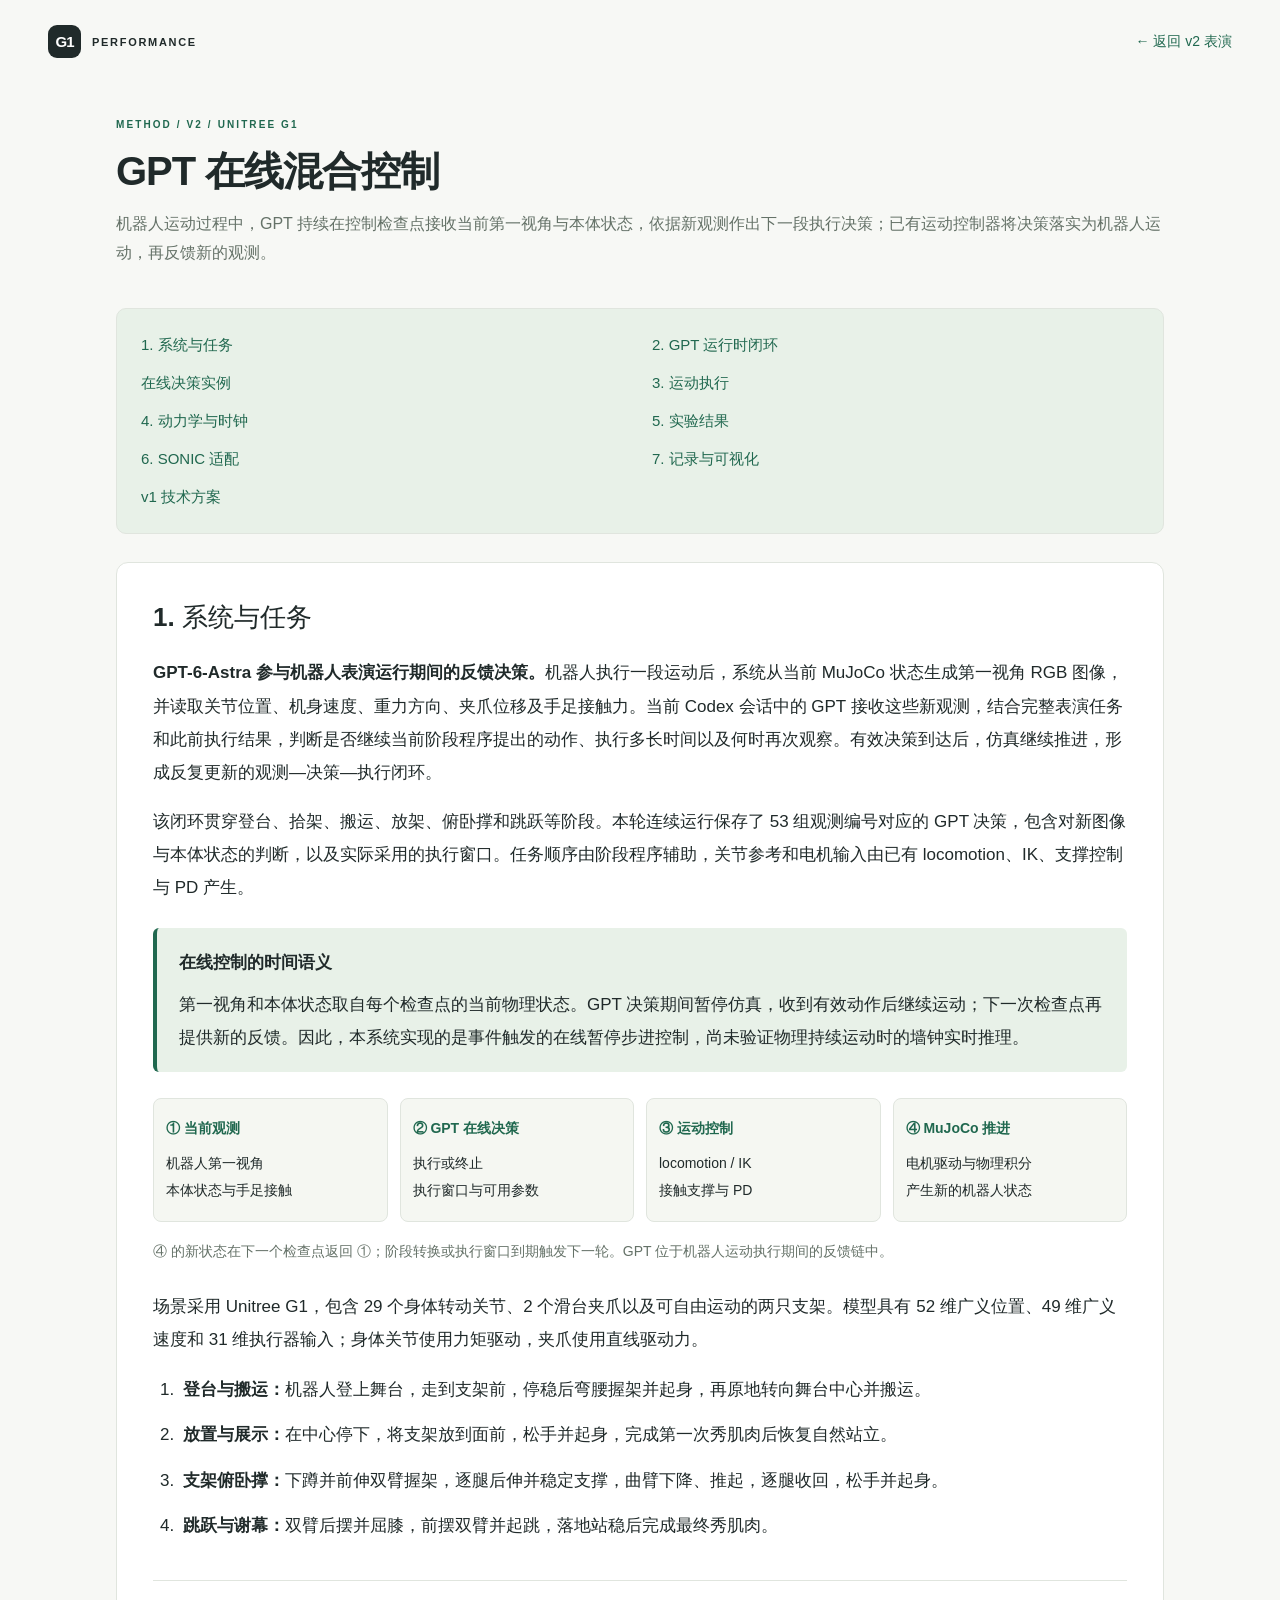
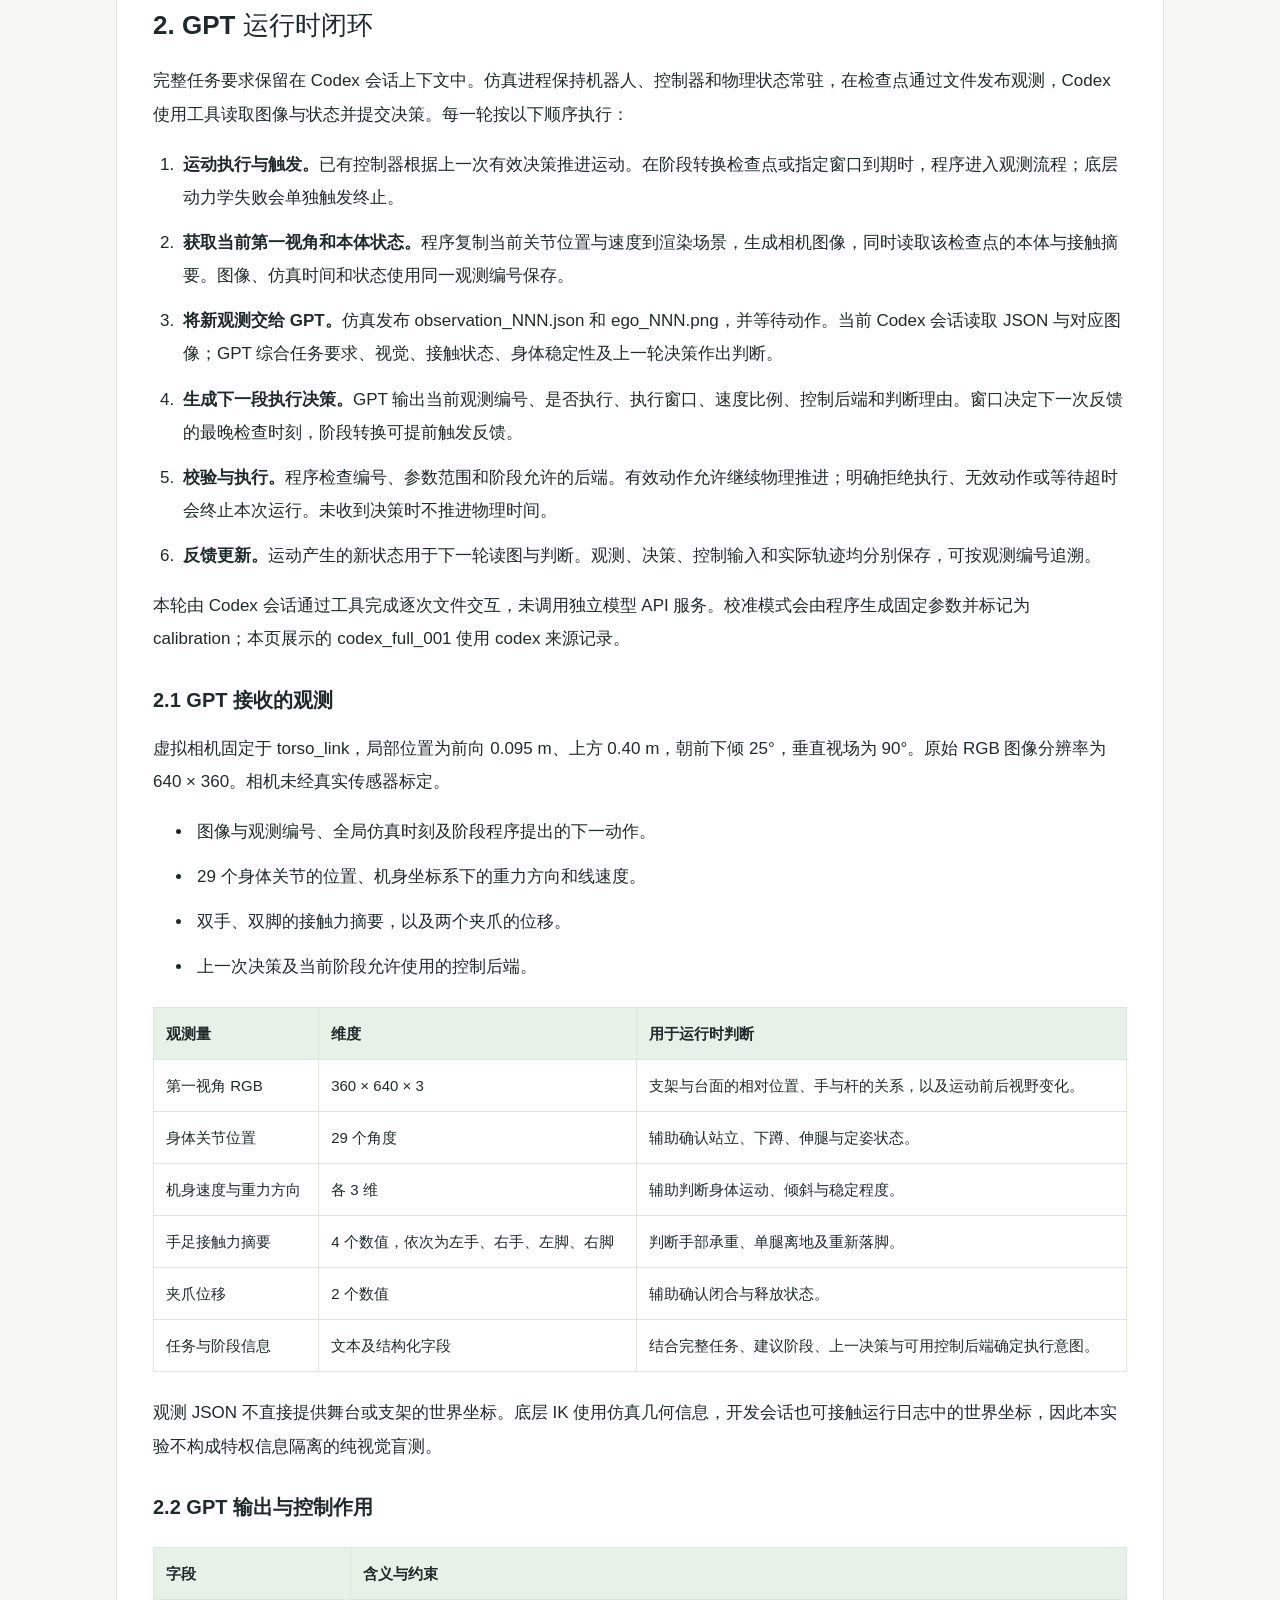
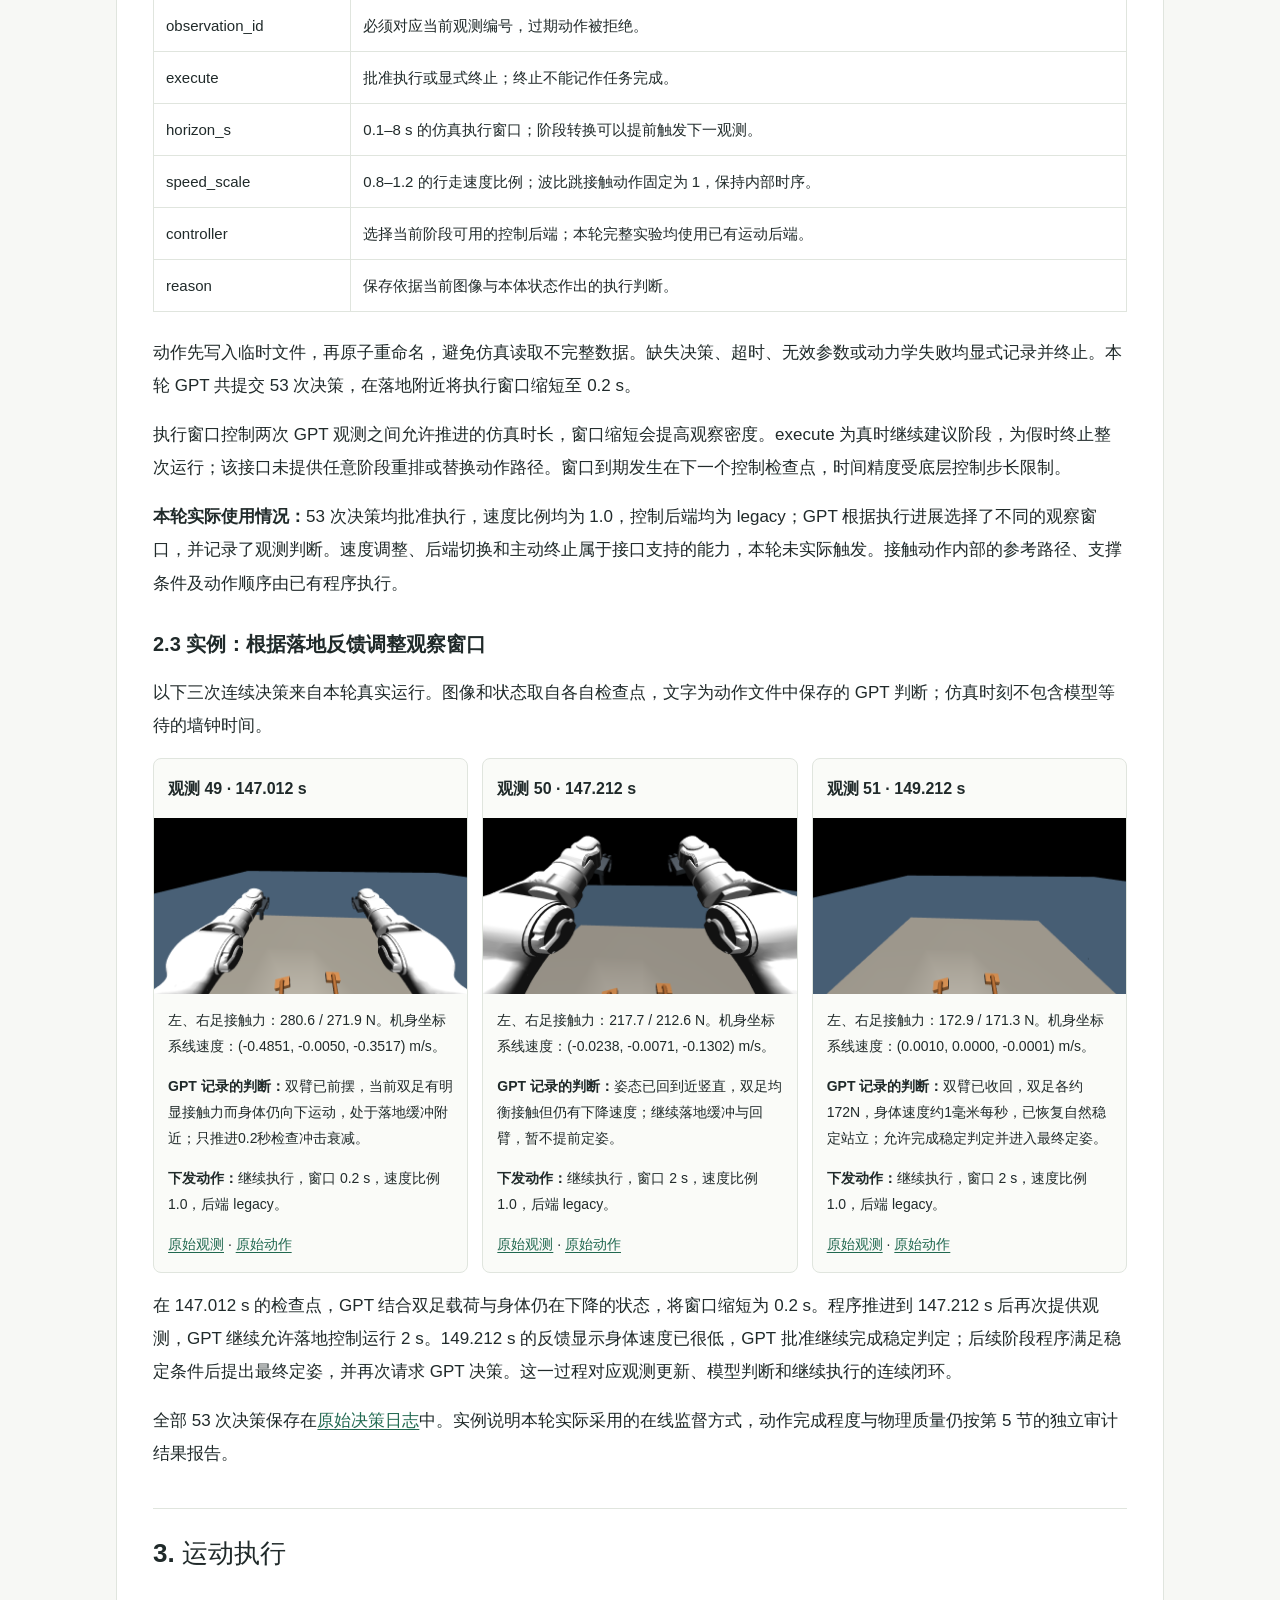
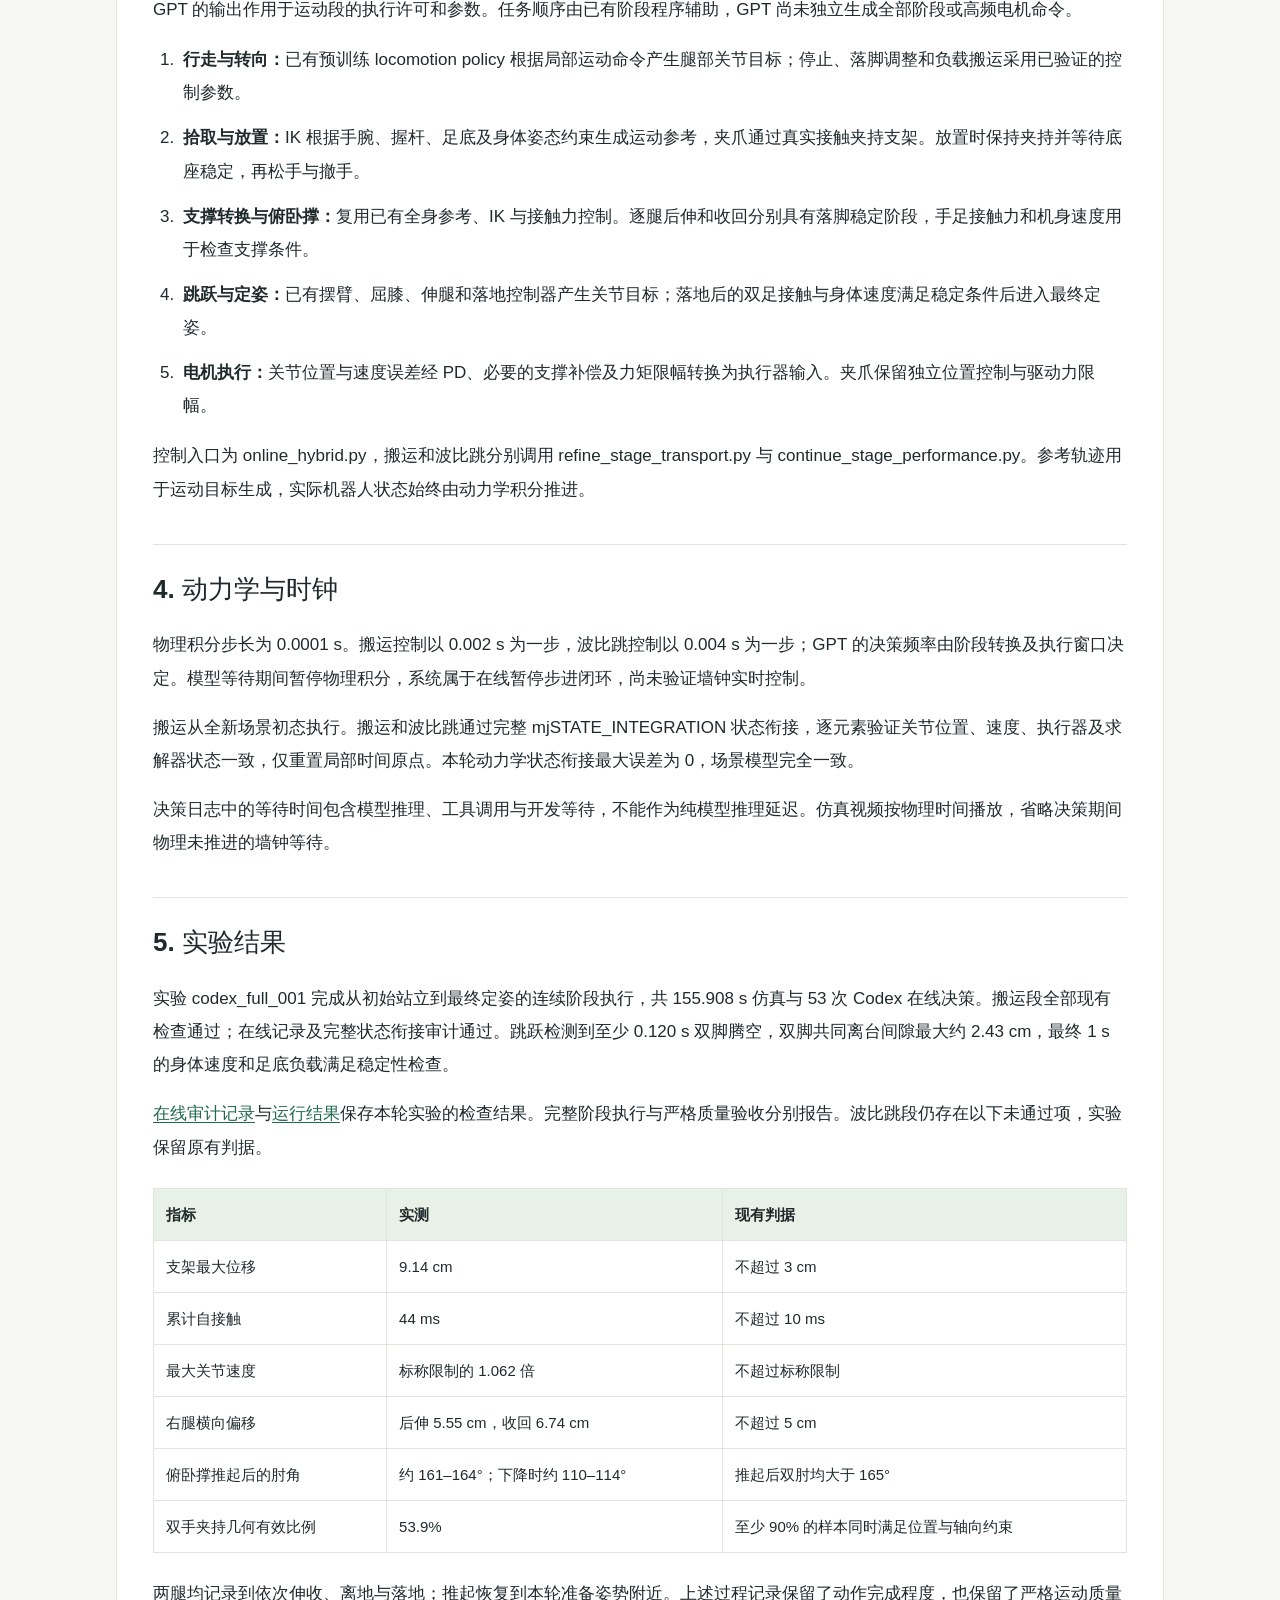
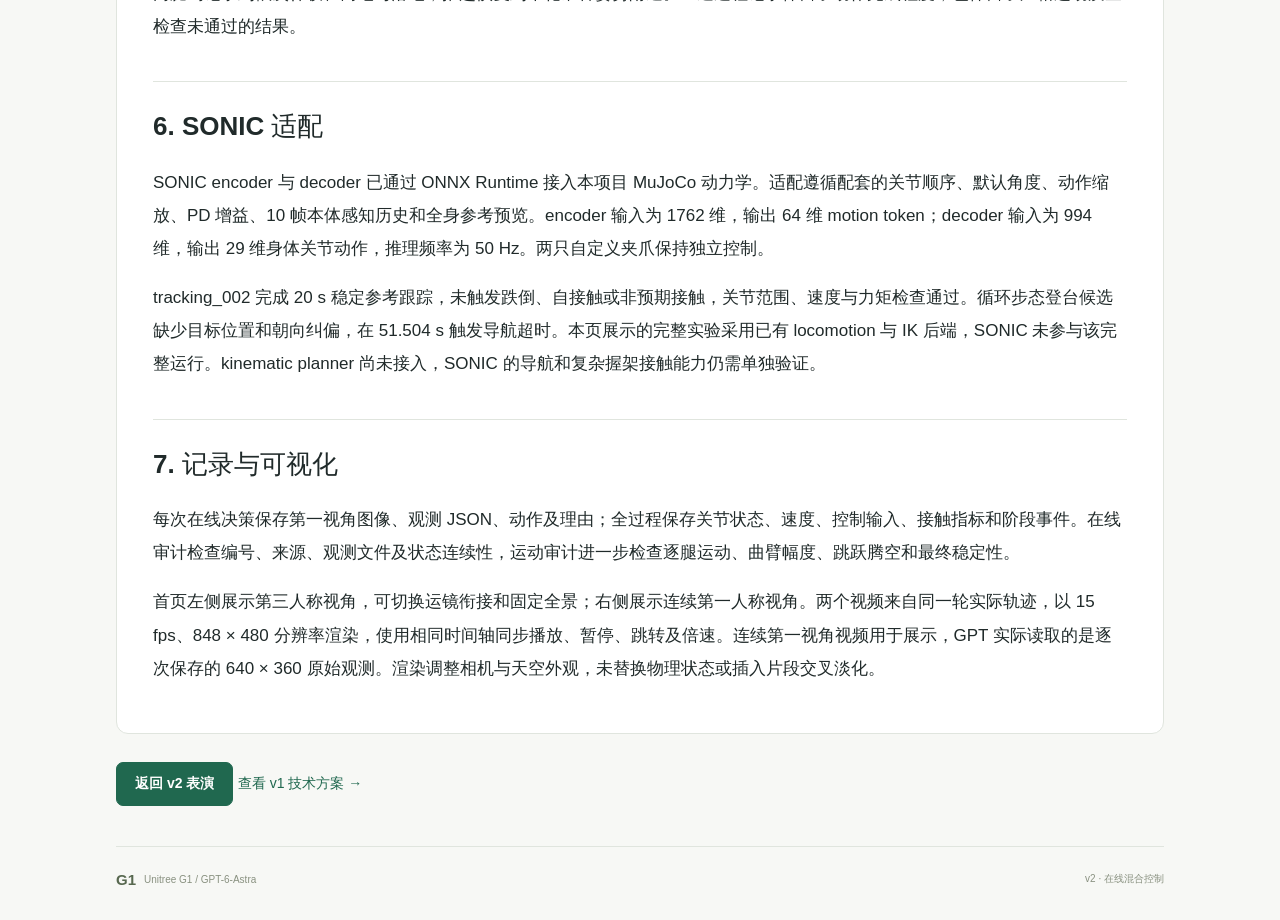
<file: technical_v2.html>
<!doctype html>
<html lang="zh-CN">
<head>
<meta charset="utf-8"><meta name="viewport" content="width=device-width, initial-scale=1"><meta name="theme-color" content="#f7f8f5">
<meta name="description" content="G1 舞台波比跳 v2：GPT 第一视角在线监督、已有运动控制、连续 MuJoCo 动力学及实测审计。">
<title>v2 技术方案 · G1 Robot Performance</title>
<link rel="icon" href="assets/favicon.svg" type="image/svg+xml"><link rel="stylesheet" href="assets/css/site.css?v=7b3f8abba1b5"><link rel="stylesheet" href="assets/css/method.css?v=a704408345a2"><link rel="stylesheet" href="assets/css/method-v2.css?v=5fdeaf86996d">
</head>
<body class="method-page">
<header class="site-header"><a class="wordmark" href="v2/"><span class="brand-symbol">G1</span> PERFORMANCE</a><a class="back-link" href="v2/">← 返回 v2 表演</a></header>
<main>
<div class="method-intro"><p class="eyebrow">METHOD / V2 / UNITREE G1</p><h1>GPT 在线混合控制</h1><p>机器人运动过程中，GPT 持续在控制检查点接收当前第一视角与本体状态，依据新观测作出下一段执行决策；已有运动控制器将决策落实为机器人运动，再反馈新的观测。</p></div>
<nav class="method-toc" aria-label="技术方案目录"><a href="#overview">1. 系统与任务</a><a href="#loop">2. GPT 运行时闭环</a><a href="#decision-example">在线决策实例</a><a href="#execution">3. 运动执行</a><a href="#continuity">4. 动力学与时钟</a><a href="#results">5. 实验结果</a><a href="#sonic">6. SONIC 适配</a><a href="#recording">7. 记录与可视化</a><a href="technical_v1.html">v1 技术方案</a></nav>
<article class="method-content" aria-label="v2 技术方案">
<h2 id="overview">1. 系统与任务</h2>
<p><strong>GPT-6-Astra 参与机器人表演运行期间的反馈决策。</strong>机器人执行一段运动后，系统从当前 MuJoCo 状态生成第一视角 RGB 图像，并读取关节位置、机身速度、重力方向、夹爪位移及手足接触力。当前 Codex 会话中的 GPT 接收这些新观测，结合完整表演任务和此前执行结果，判断是否继续当前阶段程序提出的动作、执行多长时间以及何时再次观察。有效决策到达后，仿真继续推进，形成反复更新的观测—决策—执行闭环。</p>
<p>该闭环贯穿登台、拾架、搬运、放架、俯卧撑和跳跃等阶段。本轮连续运行保存了 53 组观测编号对应的 GPT 决策，包含对新图像与本体状态的判断，以及实际采用的执行窗口。任务顺序由阶段程序辅助，关节参考和电机输入由已有 locomotion、IK、支撑控制与 PD 产生。</p>
<div class="runtime-summary"><strong>在线控制的时间语义</strong><p>第一视角和本体状态取自每个检查点的当前物理状态。GPT 决策期间暂停仿真，收到有效动作后继续运动；下一次检查点再提供新的反馈。因此，本系统实现的是事件触发的在线暂停步进控制，尚未验证物理持续运动时的墙钟实时推理。</p></div>
<figure class="runtime-diagram" aria-label="GPT 运行时反馈闭环">
<ol class="runtime-flow"><li><strong>① 当前观测</strong><span>机器人第一视角<br>本体状态与手足接触</span></li><li><strong>② GPT 在线决策</strong><span>执行或终止<br>执行窗口与可用参数</span></li><li><strong>③ 运动控制</strong><span>locomotion / IK<br>接触支撑与 PD</span></li><li><strong>④ MuJoCo 推进</strong><span>电机驱动与物理积分<br>产生新的机器人状态</span></li></ol>
<figcaption>④ 的新状态在下一个检查点返回 ①；阶段转换或执行窗口到期触发下一轮。GPT 位于机器人运动执行期间的反馈链中。</figcaption></figure>
<p>场景采用 Unitree G1，包含 29 个身体转动关节、2 个滑台夹爪以及可自由运动的两只支架。模型具有 52 维广义位置、49 维广义速度和 31 维执行器输入；身体关节使用力矩驱动，夹爪使用直线驱动力。</p>
<ol><li><strong>登台与搬运：</strong>机器人登上舞台，走到支架前，停稳后弯腰握架并起身，再原地转向舞台中心并搬运。</li><li><strong>放置与展示：</strong>在中心停下，将支架放到面前，松手并起身，完成第一次秀肌肉后恢复自然站立。</li><li><strong>支架俯卧撑：</strong>下蹲并前伸双臂握架，逐腿后伸并稳定支撑，曲臂下降、推起，逐腿收回，松手并起身。</li><li><strong>跳跃与谢幕：</strong>双臂后摆并屈膝，前摆双臂并起跳，落地站稳后完成最终秀肌肉。</li></ol>
<h2 id="loop">2. GPT 运行时闭环</h2>
<p>完整任务要求保留在 Codex 会话上下文中。仿真进程保持机器人、控制器和物理状态常驻，在检查点通过文件发布观测，Codex 使用工具读取图像与状态并提交决策。每一轮按以下顺序执行：</p>
<ol class="runtime-steps"><li><strong>运动执行与触发。</strong>已有控制器根据上一次有效决策推进运动。在阶段转换检查点或指定窗口到期时，程序进入观测流程；底层动力学失败会单独触发终止。</li><li><strong>获取当前第一视角和本体状态。</strong>程序复制当前关节位置与速度到渲染场景，生成相机图像，同时读取该检查点的本体与接触摘要。图像、仿真时间和状态使用同一观测编号保存。</li><li><strong>将新观测交给 GPT。</strong>仿真发布 observation_NNN.json 和 ego_NNN.png，并等待动作。当前 Codex 会话读取 JSON 与对应图像；GPT 综合任务要求、视觉、接触状态、身体稳定性及上一轮决策作出判断。</li><li><strong>生成下一段执行决策。</strong>GPT 输出当前观测编号、是否执行、执行窗口、速度比例、控制后端和判断理由。窗口决定下一次反馈的最晚检查时刻，阶段转换可提前触发反馈。</li><li><strong>校验与执行。</strong>程序检查编号、参数范围和阶段允许的后端。有效动作允许继续物理推进；明确拒绝执行、无效动作或等待超时会终止本次运行。未收到决策时不推进物理时间。</li><li><strong>反馈更新。</strong>运动产生的新状态用于下一轮读图与判断。观测、决策、控制输入和实际轨迹均分别保存，可按观测编号追溯。</li></ol>
<p>本轮由 Codex 会话通过工具完成逐次文件交互，未调用独立模型 API 服务。校准模式会由程序生成固定参数并标记为 calibration；本页展示的 codex_full_001 使用 codex 来源记录。</p>
<h3>2.1 GPT 接收的观测</h3>
<p>虚拟相机固定于 torso_link，局部位置为前向 0.095 m、上方 0.40 m，朝前下倾 25°，垂直视场为 90°。原始 RGB 图像分辨率为 640 × 360。相机未经真实传感器标定。</p>
<ul><li>图像与观测编号、全局仿真时刻及阶段程序提出的下一动作。</li><li>29 个身体关节的位置、机身坐标系下的重力方向和线速度。</li><li>双手、双脚的接触力摘要，以及两个夹爪的位移。</li><li>上一次决策及当前阶段允许使用的控制后端。</li></ul>
<div class="method-table" tabindex="0" role="region" aria-label="每轮观测的维度与决策作用"><table><thead><tr><th>观测量</th><th>维度</th><th>用于运行时判断</th></tr></thead><tbody><tr><td>第一视角 RGB</td><td>360 × 640 × 3</td><td>支架与台面的相对位置、手与杆的关系，以及运动前后视野变化。</td></tr><tr><td>身体关节位置</td><td>29 个角度</td><td>辅助确认站立、下蹲、伸腿与定姿状态。</td></tr><tr><td>机身速度与重力方向</td><td>各 3 维</td><td>辅助判断身体运动、倾斜与稳定程度。</td></tr><tr><td>手足接触力摘要</td><td>4 个数值，依次为左手、右手、左脚、右脚</td><td>判断手部承重、单腿离地及重新落脚。</td></tr><tr><td>夹爪位移</td><td>2 个数值</td><td>辅助确认闭合与释放状态。</td></tr><tr><td>任务与阶段信息</td><td>文本及结构化字段</td><td>结合完整任务、建议阶段、上一决策与可用控制后端确定执行意图。</td></tr></tbody></table></div>
<p>观测 JSON 不直接提供舞台或支架的世界坐标。底层 IK 使用仿真几何信息，开发会话也可接触运行日志中的世界坐标，因此本实验不构成特权信息隔离的纯视觉盲测。</p>
<h3>2.2 GPT 输出与控制作用</h3>
<div class="method-table" tabindex="0" role="region" aria-label="GPT 动作接口"><table><thead><tr><th>字段</th><th>含义与约束</th></tr></thead><tbody><tr><td>observation_id</td><td>必须对应当前观测编号，过期动作被拒绝。</td></tr><tr><td>execute</td><td>批准执行或显式终止；终止不能记作任务完成。</td></tr><tr><td>horizon_s</td><td>0.1–8 s 的仿真执行窗口；阶段转换可以提前触发下一观测。</td></tr><tr><td>speed_scale</td><td>0.8–1.2 的行走速度比例；波比跳接触动作固定为 1，保持内部时序。</td></tr><tr><td>controller</td><td>选择当前阶段可用的控制后端；本轮完整实验均使用已有运动后端。</td></tr><tr><td>reason</td><td>保存依据当前图像与本体状态作出的执行判断。</td></tr></tbody></table></div>
<p>动作先写入临时文件，再原子重命名，避免仿真读取不完整数据。缺失决策、超时、无效参数或动力学失败均显式记录并终止。本轮 GPT 共提交 53 次决策，在落地附近将执行窗口缩短至 0.2 s。</p>
<p>执行窗口控制两次 GPT 观测之间允许推进的仿真时长，窗口缩短会提高观察密度。execute 为真时继续建议阶段，为假时终止整次运行；该接口未提供任意阶段重排或替换动作路径。窗口到期发生在下一个控制检查点，时间精度受底层控制步长限制。</p>
<p><strong>本轮实际使用情况：</strong>53 次决策均批准执行，速度比例均为 1.0，控制后端均为 legacy；GPT 根据执行进展选择了不同的观察窗口，并记录了观测判断。速度调整、后端切换和主动终止属于接口支持的能力，本轮未实际触发。接触动作内部的参考路径、支撑条件及动作顺序由已有程序执行。</p>
<h3 id="decision-example">2.3 实例：根据落地反馈调整观察窗口</h3>
<p>以下三次连续决策来自本轮真实运行。图像和状态取自各自检查点，文字为动作文件中保存的 GPT 判断；仿真时刻不包含模型等待的墙钟时间。</p>
<div class="decision-examples"><section class="decision-example"><h4>观测 49 · 147.012 s</h4><img loading="lazy" width="640" height="360" src="assets/data/v2/decisions/ego_049.png" alt="观测 49 的原始机器人第一视角"><p>左、右足接触力：280.6 / 271.9 N。机身坐标系线速度：(-0.4851, -0.0050, -0.3517) m/s。</p><p><strong>GPT 记录的判断：</strong>双臂已前摆，当前双足有明显接触力而身体仍向下运动，处于落地缓冲附近；只推进0.2秒检查冲击衰减。</p><p><strong>下发动作：</strong>继续执行，窗口 0.2 s，速度比例 1.0，后端 legacy。</p><p><a href="assets/data/v2/decisions/observation_049.json">原始观测</a> · <a href="assets/data/v2/decisions/action_049.json">原始动作</a></p></section><section class="decision-example"><h4>观测 50 · 147.212 s</h4><img loading="lazy" width="640" height="360" src="assets/data/v2/decisions/ego_050.png" alt="观测 50 的原始机器人第一视角"><p>左、右足接触力：217.7 / 212.6 N。机身坐标系线速度：(-0.0238, -0.0071, -0.1302) m/s。</p><p><strong>GPT 记录的判断：</strong>姿态已回到近竖直，双足均衡接触但仍有下降速度；继续落地缓冲与回臂，暂不提前定姿。</p><p><strong>下发动作：</strong>继续执行，窗口 2 s，速度比例 1.0，后端 legacy。</p><p><a href="assets/data/v2/decisions/observation_050.json">原始观测</a> · <a href="assets/data/v2/decisions/action_050.json">原始动作</a></p></section><section class="decision-example"><h4>观测 51 · 149.212 s</h4><img loading="lazy" width="640" height="360" src="assets/data/v2/decisions/ego_051.png" alt="观测 51 的原始机器人第一视角"><p>左、右足接触力：172.9 / 171.3 N。机身坐标系线速度：(0.0010, 0.0000, -0.0001) m/s。</p><p><strong>GPT 记录的判断：</strong>双臂已收回，双足各约172N，身体速度约1毫米每秒，已恢复自然稳定站立；允许完成稳定判定并进入最终定姿。</p><p><strong>下发动作：</strong>继续执行，窗口 2 s，速度比例 1.0，后端 legacy。</p><p><a href="assets/data/v2/decisions/observation_051.json">原始观测</a> · <a href="assets/data/v2/decisions/action_051.json">原始动作</a></p></section></div>
<p>在 147.012 s 的检查点，GPT 结合双足载荷与身体仍在下降的状态，将窗口缩短为 0.2 s。程序推进到 147.212 s 后再次提供观测，GPT 继续允许落地控制运行 2 s。149.212 s 的反馈显示身体速度已很低，GPT 批准继续完成稳定判定；后续阶段程序满足稳定条件后提出最终定姿，并再次请求 GPT 决策。这一过程对应观测更新、模型判断和继续执行的连续闭环。</p>
<p>全部 53 次决策保存在<a href="assets/data/v2/decisions.jsonl">原始决策日志</a>中。实例说明本轮实际采用的在线监督方式，动作完成程度与物理质量仍按第 5 节的独立审计结果报告。</p>

<h2 id="execution">3. 运动执行</h2>
<p>GPT 的输出作用于运动段的执行许可和参数。任务顺序由已有阶段程序辅助，GPT 尚未独立生成全部阶段或高频电机命令。</p>
<ol><li><strong>行走与转向：</strong>已有预训练 locomotion policy 根据局部运动命令产生腿部关节目标；停止、落脚调整和负载搬运采用已验证的控制参数。</li><li><strong>拾取与放置：</strong>IK 根据手腕、握杆、足底及身体姿态约束生成运动参考，夹爪通过真实接触夹持支架。放置时保持夹持并等待底座稳定，再松手与撤手。</li><li><strong>支撑转换与俯卧撑：</strong>复用已有全身参考、IK 与接触力控制。逐腿后伸和收回分别具有落脚稳定阶段，手足接触力和机身速度用于检查支撑条件。</li><li><strong>跳跃与定姿：</strong>已有摆臂、屈膝、伸腿和落地控制器产生关节目标；落地后的双足接触与身体速度满足稳定条件后进入最终定姿。</li><li><strong>电机执行：</strong>关节位置与速度误差经 PD、必要的支撑补偿及力矩限幅转换为执行器输入。夹爪保留独立位置控制与驱动力限幅。</li></ol>
<p>控制入口为 online_hybrid.py，搬运和波比跳分别调用 refine_stage_transport.py 与 continue_stage_performance.py。参考轨迹用于运动目标生成，实际机器人状态始终由动力学积分推进。</p>
<h2 id="continuity">4. 动力学与时钟</h2>
<p>物理积分步长为 0.0001 s。搬运控制以 0.002 s 为一步，波比跳控制以 0.004 s 为一步；GPT 的决策频率由阶段转换及执行窗口决定。模型等待期间暂停物理积分，系统属于在线暂停步进闭环，尚未验证墙钟实时控制。</p>
<p>搬运从全新场景初态执行。搬运和波比跳通过完整 mjSTATE_INTEGRATION 状态衔接，逐元素验证关节位置、速度、执行器及求解器状态一致，仅重置局部时间原点。本轮动力学状态衔接最大误差为 0，场景模型完全一致。</p>
<p>决策日志中的等待时间包含模型推理、工具调用与开发等待，不能作为纯模型推理延迟。仿真视频按物理时间播放，省略决策期间物理未推进的墙钟等待。</p>
<h2 id="results">5. 实验结果</h2>
<p>实验 codex_full_001 完成从初始站立到最终定姿的连续阶段执行，共 155.908 s 仿真与 53 次 Codex 在线决策。搬运段全部现有检查通过；在线记录及完整状态衔接审计通过。跳跃检测到至少 0.120 s 双脚腾空，双脚共同离台间隙最大约 2.43 cm，最终 1 s 的身体速度和足底负载满足稳定性检查。</p>
<p><a href="assets/data/v2/online_audit.json">在线审计记录</a>与<a href="assets/data/v2/result.json">运行结果</a>保存本轮实验的检查结果。完整阶段执行与严格质量验收分别报告。波比跳段仍存在以下未通过项，实验保留原有判据。</p>
<div class="method-table" tabindex="0" role="region" aria-label="实验质量检查"><table><thead><tr><th>指标</th><th>实测</th><th>现有判据</th></tr></thead><tbody><tr><td>支架最大位移</td><td>9.14 cm</td><td>不超过 3 cm</td></tr><tr><td>累计自接触</td><td>44 ms</td><td>不超过 10 ms</td></tr><tr><td>最大关节速度</td><td>标称限制的 1.062 倍</td><td>不超过标称限制</td></tr><tr><td>右腿横向偏移</td><td>后伸 5.55 cm，收回 6.74 cm</td><td>不超过 5 cm</td></tr><tr><td>俯卧撑推起后的肘角</td><td>约 161–164°；下降时约 110–114°</td><td>推起后双肘均大于 165°</td></tr><tr><td>双手夹持几何有效比例</td><td>53.9%</td><td>至少 90% 的样本同时满足位置与轴向约束</td></tr></tbody></table></div>
<p>两腿均记录到依次伸收、离地与落地；推起恢复到本轮准备姿势附近。上述过程记录保留了动作完成程度，也保留了严格运动质量检查未通过的结果。</p>
<h2 id="sonic">6. SONIC 适配</h2>
<p>SONIC encoder 与 decoder 已通过 ONNX Runtime 接入本项目 MuJoCo 动力学。适配遵循配套的关节顺序、默认角度、动作缩放、PD 增益、10 帧本体感知历史和全身参考预览。encoder 输入为 1762 维，输出 64 维 motion token；decoder 输入为 994 维，输出 29 维身体关节动作，推理频率为 50 Hz。两只自定义夹爪保持独立控制。</p>
<p>tracking_002 完成 20 s 稳定参考跟踪，未触发跌倒、自接触或非预期接触，关节范围、速度与力矩检查通过。循环步态登台候选缺少目标位置和朝向纠偏，在 51.504 s 触发导航超时。本页展示的完整实验采用已有 locomotion 与 IK 后端，SONIC 未参与该完整运行。kinematic planner 尚未接入，SONIC 的导航和复杂握架接触能力仍需单独验证。</p>
<h2 id="recording">7. 记录与可视化</h2>
<p>每次在线决策保存第一视角图像、观测 JSON、动作及理由；全过程保存关节状态、速度、控制输入、接触指标和阶段事件。在线审计检查编号、来源、观测文件及状态连续性，运动审计进一步检查逐腿运动、曲臂幅度、跳跃腾空和最终稳定性。</p>
<p>首页左侧展示第三人称视角，可切换运镜衔接和固定全景；右侧展示连续第一人称视角。两个视频来自同一轮实际轨迹，以 15 fps、848 × 480 分辨率渲染，使用相同时间轴同步播放、暂停、跳转及倍速。连续第一视角视频用于展示，GPT 实际读取的是逐次保存的 640 × 360 原始观测。渲染调整相机与天空外观，未替换物理状态或插入片段交叉淡化。</p>
</article>
<div class="method-return"><a class="download-button" href="v2/">返回 v2 表演</a> <a class="back-link" href="technical_v1.html">查看 v1 技术方案 →</a></div>
</main><footer><div><span class="footer-mark">G1</span> Unitree G1 / GPT-6-Astra</div><span>v2 · 在线混合控制</span></footer>
</body></html>
</file>
<file: assets/css/site.css>
:root {
  color-scheme:light;
  --bg:#f7f8f5;
  --paper:#fff;
  --ink:#202a2a;
  --muted:#737b77;
  --line:#e0e5de;
  --green:#20684f;
  --mint:#e8f1e8;
  --sans:Inter,"Helvetica Neue",Arial,"PingFang SC","Microsoft YaHei",sans-serif;
}

* {
  box-sizing:border-box;
}

body {
  margin:0;
  background:var(--bg);
  color:var(--ink);
  font-family:var(--sans);
  -webkit-font-smoothing:antialiased;
}

button,a {
  -webkit-tap-highlight-color:transparent;
}

button {
  font:inherit;
  cursor:pointer;
}

a {
  color:inherit;
  text-decoration:none;
}

button:focus-visible,a:focus-visible,video:focus-visible {
  outline:3px solid #238f68;
  outline-offset:4px;
}

button {
  touch-action:manipulation;
}

button:disabled {
  cursor:wait;
  opacity:.55;
}

[hidden] {
  display:none!important;
}

.site-header {
  max-width:1320px;
  margin:auto;
  padding:25px 48px;
  display:flex;
  align-items:center;
  justify-content:space-between;
}

.wordmark {
  display:flex;
  gap:11px;
  align-items:center;
  font-size:11px;
  font-weight:700;
  letter-spacing:1.7px;
}

.brand-symbol {
  display:grid;
  place-items:center;
  width:33px;
  height:33px;
  background:var(--ink);
  color:white;
  border-radius:9px;
  font-size:15px;
  font-weight:800;
  letter-spacing:-1px;
}

main {
  max-width:1120px;
  margin:auto;
  padding:0 36px;
}

.intro {
  text-align:center;
  padding:38px 0 35px;
}

.eyebrow {
  font-size:10px;
  font-weight:700;
  letter-spacing:2.1px;
  color:var(--green);
  margin:0 0 19px;
  display:flex;
  gap:10px;
  align-items:center;
}

.intro .eyebrow {
  justify-content:center;
}

.status-dot {
  display:inline-block;
  flex-shrink:0;
  width:6px;
  height:6px;
  background:#4a8764;
  border-radius:50%;
}

.divider {
  color:#b6c0b6;
  margin:0 4px;
}

h1 {
  font-size:clamp(32px,4.4vw,53px);
  line-height:1.13;
  letter-spacing:-2px;
  font-weight:650;
  margin:0;
}

h1>span {
  display:block;
  font-size:.61em;
  letter-spacing:-1px;
  font-weight:400;
  color:#778079;
  margin-top:11px;
}

h1 strong {
  font-weight:600;
  color:var(--green);
}

.intro-copy {
  font-size:16px;
  line-height:1.8;
  color:#6b746e;
  max-width:860px;
  margin:22px auto 19px;
}

.tags {
  display:flex;
  flex-wrap:wrap;
  justify-content:center;
  align-items:center;
  gap:13px;
  font-size:13px;
  color:#67736a;
}

.tags span {
  padding:5px 10px;
  border:1px solid #e0e6dc;
  border-radius:5px;
}

.tags i {
  font-style:normal;
  color:#9ba698;
}

.showcase {
  border:1px solid #dce2d9;
  border-radius:14px;
  overflow:hidden;
  background:var(--paper);
  box-shadow:0 12px 42px #263b2510;
}

.toolbar {
  padding:15px 20px;
  display:flex;
  justify-content:space-between;
  align-items:center;
  gap:14px;
}

.control-group {
  display:flex;
  align-items:center;
  gap:13px;
}

.control-label {
  font-size:14px;
  color:var(--muted);
}

.segmented {
  display:flex;
  gap:3px;
  background:#f1f3ef;
  border:1px solid #e9ece5;
  padding:3px;
  border-radius:7px;
}

.segmented button {
  border:0;
  background:transparent;
  color:#6a756d;
  border-radius:4px;
  padding:8px 14px;
  font-size:14px;
  line-height:1.1;
  min-height:38px;
  white-space:nowrap;
}

.segmented button[aria-pressed=true] {
  background:var(--ink);
  color:white;
  box-shadow:0 1px 3px #0002;
}

.segmented button:hover:not([aria-pressed=true]) {
  background:#e3e9df;
  color:var(--ink);
}

.speeds button {
  min-width:44px;
  padding:8px 10px;
}

.video-wrap {
  position:relative;
  background:#b7d2e5;
}

video {
  display:block;
  width:100%;
  aspect-ratio:848/480;
  object-fit:contain;
  background:#b7d2e5;
}

.start-button {
  position:absolute;
  inset:0;
  margin:auto;
  width:64px;
  height:64px;
  padding:0;
  border:1px solid rgba(255,255,255,.35);
  border-radius:50%;
  display:flex;
  align-items:center;
  justify-content:center;
  background:rgba(75,75,75,.55);
  color:#fff;
  box-shadow:0 3px 14px rgba(0,0,0,.15);
  backdrop-filter:blur(4px);
  -webkit-backdrop-filter:blur(4px);
}

.start-button:hover {
  background:rgba(75,75,75,.72);
}
.start-button svg {
  width:28px;
  height:28px;
  transform:translateX(2px);
}

.playback-info {
  display:flex;
  flex-wrap:wrap;
  justify-content:space-between;
  align-items:center;
  gap:10px;
  padding:17px 22px;
  font-size:14px;
}

.current-action {
  display:flex;
  align-items:center;
  gap:10px;
  min-width:0;
}

.current-action #playback-state {
  color:var(--muted);
  white-space:nowrap;
}

.current-action strong {
  font-weight:500;
}

.info-divider {
  color:#c1c8bd;
}

.time-display {
  white-space:nowrap;
  font:13px ui-monospace,SFMono-Regular,Consolas,monospace;
  font-variant-numeric:tabular-nums;
}

.time-total {
  color:#90998f;
}

.chapter-progress {
  display:flex;
  gap:3px;
  padding:0 22px 17px;
}

.chapter-progress button {
  position:relative;
  height:5px;
  padding:0;
  border:0;
  border-radius:2px;
  background:#e9ede5;
  overflow:visible;
}

.chapter-progress button:before {
  content:"";
  position:absolute;
  inset:-6px 0;
}

.chapter-progress button span {
  display:block;
  background:#5c8b65;
  height:100%;
  width:0;
  border-radius:2px;
}

.player-caption {
  display:flex;
  align-items:center;
  flex-wrap:wrap;
  justify-content:space-between;
  gap:15px;
  padding:12px 2px;
  color:#7f877e;
  font-size:13px;
  line-height:1.7;
}

.player-caption p {
  margin:0;
}

.player-caption>span {
  white-space:nowrap;
}

.sequence {
  padding:37px 0 58px;
}

.section-heading {
  display:flex;
  justify-content:space-between;
  align-items:end;
  gap:20px;
  margin-bottom:24px;
}

.section-heading .eyebrow {
  font-size:9px;
  margin-bottom:10px;
  letter-spacing:1.7px;
}

h2 {
  font-size:25px;
  letter-spacing:-.7px;
  margin:0;
  font-weight:550;
}

.section-heading>p {
  display:flex;
  align-items:center;
  gap:6px;
  margin:0 0 3px;
  font-size:13px;
  color:#80897e;
}

.legend-dot {
  display:inline-block;
  width:6px;
  height:6px;
  border-radius:50%;
  background:var(--green);
}

.hint-separator {
  margin:0 3px;
}

.phase-grid {
  display:grid;
  grid-template-columns:repeat(4,minmax(0,1fr));
  gap:12px;
  align-items:start;
}

.phase {
  border:1px solid var(--line);
  border-radius:10px;
  background:#fdfefb;
  overflow:hidden;
  transition:border-color .15s;
}

.phase.active {
  border-color:#719d79;
}

.phase-heading {
  padding:17px 15px 15px;
  border-bottom:1px solid #e8ece3;
}

.phase-topline {
  display:flex;
  flex-wrap:wrap;
  gap:8px;
  justify-content:space-between;
  align-items:center;
  margin-bottom:17px;
}

.phase-number {
  font:14px ui-monospace,monospace;
  color:#8a9787;
}

.phase.active .phase-number {
  color:var(--green);
}

.phase-range {
  font:11px ui-monospace,monospace;
  color:#909a8c;
}

.phase h3 {
  font-size:17px;
  font-weight:600;
  margin:0 0 7px;
}

.phase-subtitle {
  font-size:11px;
  letter-spacing:1.3px;
  color:#8c9687;
  margin:0;
}

.action-list {
  list-style:none;
  padding:8px;
  margin:0;
  display:grid;
  gap:4px;
}

.action-button {
  width:100%;
  min-height:44px;
  text-align:left;
  border:1px solid transparent;
  background:transparent;
  border-radius:5px;
  display:flex;
  align-items:center;
  gap:7px;
  padding:9px 8px;
  font-size:14px;
  color:#6c7868;
  line-height:1.5;
}

.action-button:before {
  content:"";
  width:4px;
  height:4px;
  flex-shrink:0;
  border-radius:50%;
  background:#c2ccbb;
}

.action-button:hover {
  background:#f0f4e9;
  color:#325c36;
}

.action-button[aria-current=step] {
  border-color:#d7e6ce;
  background:#eaf2e4;
  color:#2c6038;
  font-weight:600;
}

.action-button[aria-current=step]:before {
  background:#367d4b;
  box-shadow:0 0 0 3px #d8e8ce;
}

.action-button time {
  margin-left:auto;
  color:#939f8b;
  font:11px ui-monospace,monospace;
  white-space:nowrap;
}

.error {
  margin:14px 20px;
  padding:12px;
  background:#fff1ec;
  border:1px solid #eac2b4;
  border-radius:5px;
  color:#903f24;
  font-size:13px;
  line-height:1.7;
}

footer {
  border-top:1px solid var(--line);
  max-width:1048px;
  margin:auto;
  display:flex;
  align-items:center;
  justify-content:space-between;
  gap:15px;
  padding:24px 0 32px;
  color:#899180;
  font-size:10px;
}

footer>div {
  display:flex;
  align-items:center;
  gap:8px;
}

.footer-mark {
  font-weight:800;
  color:#57684f;
  font-size:15px;
}

.footer-separator {
  color:#b6bfac;
  margin:0 3px;
}

footer a {
  color:#5f7552;
}

footer a:hover {
  text-decoration:underline;
}

@media(min-width:1500px) {
  .intro {
    padding-top:48px;
  }
}

@media(max-width:850px) {
  .site-header {
    padding:22px 28px;
  }
  main {
    padding:0 24px;
  }
  .intro {
    padding-top:27px;
  }
  .phase-grid {
    grid-template-columns:repeat(2,minmax(0,1fr));
  }
  .section-heading {
    align-items:start;
  }
  .section-heading>p {
    padding-top:20px;
  }
  footer {
    margin:0 24px;
  }
}

@media(max-width:540px) {
  .site-header {
    padding:18px 20px;
  }
  .wordmark {
    font-size:9px;
  }
  .brand-symbol {
    width:29px;
    height:29px;
  }
  main {
    padding:0 16px;
  }
  .intro {
    padding:26px 0;
  }
  .intro .eyebrow {
    font-size:8px;
    letter-spacing:1.6px;
    gap:7px;
    margin-bottom:18px;
  }
  h1 {
    font-size:32px;
    letter-spacing:-1.5px;
  }
  h1>span {
    font-size:21px;
    letter-spacing:-.5px;
    margin-top:10px;
  }
  .intro-copy {
    font-size:15px;
    margin:18px auto;
  }
  .tags {
    gap:5px;
    font-size:11px;
  }
  .tags span {
    padding:5px 6px;
  }
  .toolbar {
    padding:11px;
    gap:10px;
    flex-wrap:wrap;
  }
  .control-group {
    gap:8px;
  }
  .control-label {
    font-size:13px;
  }
  .segmented button {
    font-size:14px;
    padding:8px 10px;
  }
  .speeds button {
    min-width:35px;
    padding:8px;
  }
  .showcase {
    border-radius:10px;
  }
  .playback-info {
    padding:13px 12px;
    font-size:13px;
  }
  .current-action {
    gap:6px;
  }
  .time-display {
    font-size:12px;
  }
  .chapter-progress {
    padding:0 12px 13px;
  }
  .start-button {
    width:56px;
    height:56px;
  }
  .player-caption {
    font-size:13px;
  }
  .player-caption>span {
    display:none;
  }
  .sequence {
    padding:26px 0 34px;
  }
  .section-heading {
    display:block;
    margin-bottom:18px;
  }
  .section-heading>p {
    padding-top:13px;
    font-size:12px;
  }
  h2 {
    font-size:22px;
  }
  .phase-grid {
    gap:10px;
  }
  .phase-heading {
    padding:14px 10px;
  }
  .phase-topline {
    margin-bottom:12px;
  }
  .phase h3 {
    font-size:16px;
  }
  .phase-subtitle {
    font-size:10px;
    letter-spacing:.7px;
  }
  .phase-range {
    font-size:10px;
  }
  .action-list {
    padding:5px;
    gap:3px;
  }
  .action-button {
    font-size:14px;
    padding:8px 5px;
    gap:6px;
  }
  .action-button time {
    font-size:11px;
  }
  footer {
    margin:0 16px;
    font-size:9px;
    flex-wrap:wrap;
    padding:19px 0 25px;
  }
  footer>span {
    display:none;
  }
}

@media(prefers-reduced-motion:reduce) {
  *,*:before,*:after {
    transition:none!important;
    scroll-behavior:auto!important;
  }
}

.download-button {
  display:inline-flex;
  align-items:center;
  justify-content:center;
  gap:10px;
  flex-shrink:0;
  min-height:44px;
  padding:10px 18px;
  border:1px solid var(--green);
  border-radius:7px;
  background:var(--green);
  color:#fff;
  font-size:14px;
  font-weight:600;
}
.download-button:hover {
  background:#184f3d;
}
.action-button > span {
  min-width:0;
  overflow-wrap:anywhere;
}
@media(max-width:540px) {
  .player-caption {
    align-items:flex-start;
    flex-direction:column;
  }
  .current-action {
    flex-wrap:wrap;
  }
  .start-button {
    width:56px;
    height:56px;
  }
}

.method-entry {display:flex;justify-content:center;margin:0 0 28px;padding:0}
@media(max-width:540px) {
  .method-entry {margin:0 0 22px}
}

/* Version navigation and paired views share the original visual palette. */
.version-switch {display:flex;justify-content:center;gap:14px;flex-wrap:wrap;margin:0 0 28px}
.version-button {display:inline-flex;align-items:center;justify-content:center;min-height:46px;padding:11px 22px;border:1px solid #20684f;border-radius:7px;background:#20684f;color:#fff;font-size:14px;font-weight:600}
.version-button:hover {background:#184f3d}
.version-button[aria-current="page"] {background:#154b38;box-shadow:0 0 0 3px #cbded1}
.dual-video {display:grid;grid-template-columns:repeat(2,minmax(0,1fr));gap:1px;background:var(--line)}
.video-pane {min-width:0;background:var(--paper)}
.video-heading {font-size:14px;font-weight:500;letter-spacing:0;padding:11px 20px;border-top:1px solid var(--line);color:var(--green)}
@media(max-width:650px) {.dual-video{grid-template-columns:1fr}.version-switch{gap:10px;margin-bottom:22px}.version-button{padding:10px 14px}}

/* Keep the two perspective downloads together at the caption's right edge. */
.download-actions {display:flex;justify-content:flex-end;align-items:center;gap:10px;margin-left:auto;max-width:100%}
@media(max-width:540px) {
  .download-actions {align-self:flex-end;gap:8px}
  .download-actions .download-button {padding:10px 9px;font-size:12px;gap:5px;flex-shrink:1}
}
</file>
<file: assets/css/method.css>
.method-page .back-link {font-size:14px;color:var(--green)}
.method-intro {padding:36px 0 24px}
.method-intro h1 {font-size:40px;letter-spacing:-1px}
.method-intro>p:last-child {font-size:16px;line-height:1.8;color:#657268}
.method-toc {display:grid;grid-template-columns:repeat(2,minmax(0,1fr));gap:14px 24px;padding:24px;border:1px solid var(--line);border-radius:10px;background:var(--mint);margin-bottom:28px}
.method-toc a {font-size:15px;line-height:1.6;color:var(--green)}
.method-toc a:hover,.back-link:hover {text-decoration:underline}
.method-content {padding:10px 36px 32px;background:var(--paper);border:1px solid var(--line);border-radius:12px;font-size:17px;line-height:1.95;overflow-wrap:anywhere}
.method-content h2 {font-size:26px;line-height:1.45;letter-spacing:0;padding-top:26px;margin:38px 0 20px;border-top:1px solid var(--line);scroll-margin-top:24px}
.method-content h2:first-child {border:0;margin-top:0}
.method-content h3 {font-size:20px;line-height:1.6;margin:28px 0 14px}
.method-content p {margin:16px 0}
.method-content ol {padding-left:26px}
.method-content li {padding-left:4px;margin:12px 0}
.method-content a {color:var(--green);text-decoration:underline;text-underline-offset:3px}
.method-content code {font-size:.88em;background:#f0f3ed;padding:2px 4px;border-radius:3px;overflow-wrap:anywhere}
.method-content pre {overflow-x:auto;padding:18px;background:#f0f3ed;border-radius:7px;line-height:1.65}
.method-content pre code {padding:0;overflow-wrap:normal}
.method-table {max-width:100%;overflow-x:auto;margin:24px 0}
.method-content table {width:100%;min-width:580px;border-collapse:collapse;font-size:15px;line-height:1.8}
.method-content th,.method-content td {border:1px solid var(--line);padding:12px;text-align:left;vertical-align:top}
.method-content th {background:var(--mint);font-weight:600}
.formula {max-width:100%;overflow-x:auto;padding:22px 18px;margin:24px 0;background:#f5f7f2;border:1px solid #e7ece1;border-radius:7px}
.formula math {font-size:21px;min-width:max-content}
.method-return {padding:28px 0 40px}
.method-content :focus-visible {outline:3px solid #238f68;outline-offset:3px}
@media(max-width:650px) {
  .method-intro {padding-top:20px}
  .method-intro h1 {font-size:32px}
  .method-intro>p:last-child {font-size:15px}
  .method-toc {grid-template-columns:1fr;padding:18px;gap:12px}
  .method-content {padding:8px 18px 24px;font-size:16px}
  .method-content h2 {font-size:23px}
  .method-content h3 {font-size:19px}
  .formula {padding:18px 12px}
  .formula math {font-size:20px}
  .method-page .back-link {font-size:13px}
}
</file>
<file: assets/css/method-v2.css>
/* Runtime feedback and recorded observations for the v2 method page. */
.runtime-summary {padding:18px 22px;background:var(--mint);border-left:4px solid var(--green);border-radius:6px;margin:24px 0}
.runtime-summary p {margin:8px 0 0}
.runtime-diagram {margin:26px 0}
.method-content .runtime-flow {display:grid;grid-template-columns:repeat(4,minmax(0,1fr));gap:12px;padding:0;list-style:none}
.method-content .runtime-flow li {padding:16px 12px;margin:0;border:1px solid var(--line);border-radius:8px;background:#f5f7f2;font-size:14px}
.runtime-flow strong,.runtime-flow span {display:block}
.runtime-flow strong {color:var(--green);margin-bottom:8px}
.runtime-diagram figcaption {font-size:14px;color:#657268;line-height:1.8}
.decision-examples {display:grid;grid-template-columns:repeat(3,minmax(0,1fr));gap:14px}
.decision-example {min-width:0;border:1px solid var(--line);border-radius:8px;overflow:hidden;background:#fafbf8}
.decision-example h4 {font-size:16px;margin:14px}
.decision-example img {display:block;width:100%;height:auto}
.decision-example p {font-size:14px;line-height:1.85;margin:14px}
#decision-example {scroll-margin-top:24px}
@media(max-width:850px) {.decision-examples{grid-template-columns:1fr}.method-content .runtime-flow{grid-template-columns:repeat(2,minmax(0,1fr))}}
@media(max-width:420px) {.method-content .runtime-flow{grid-template-columns:1fr}.runtime-summary{padding:15px}}
</file>
